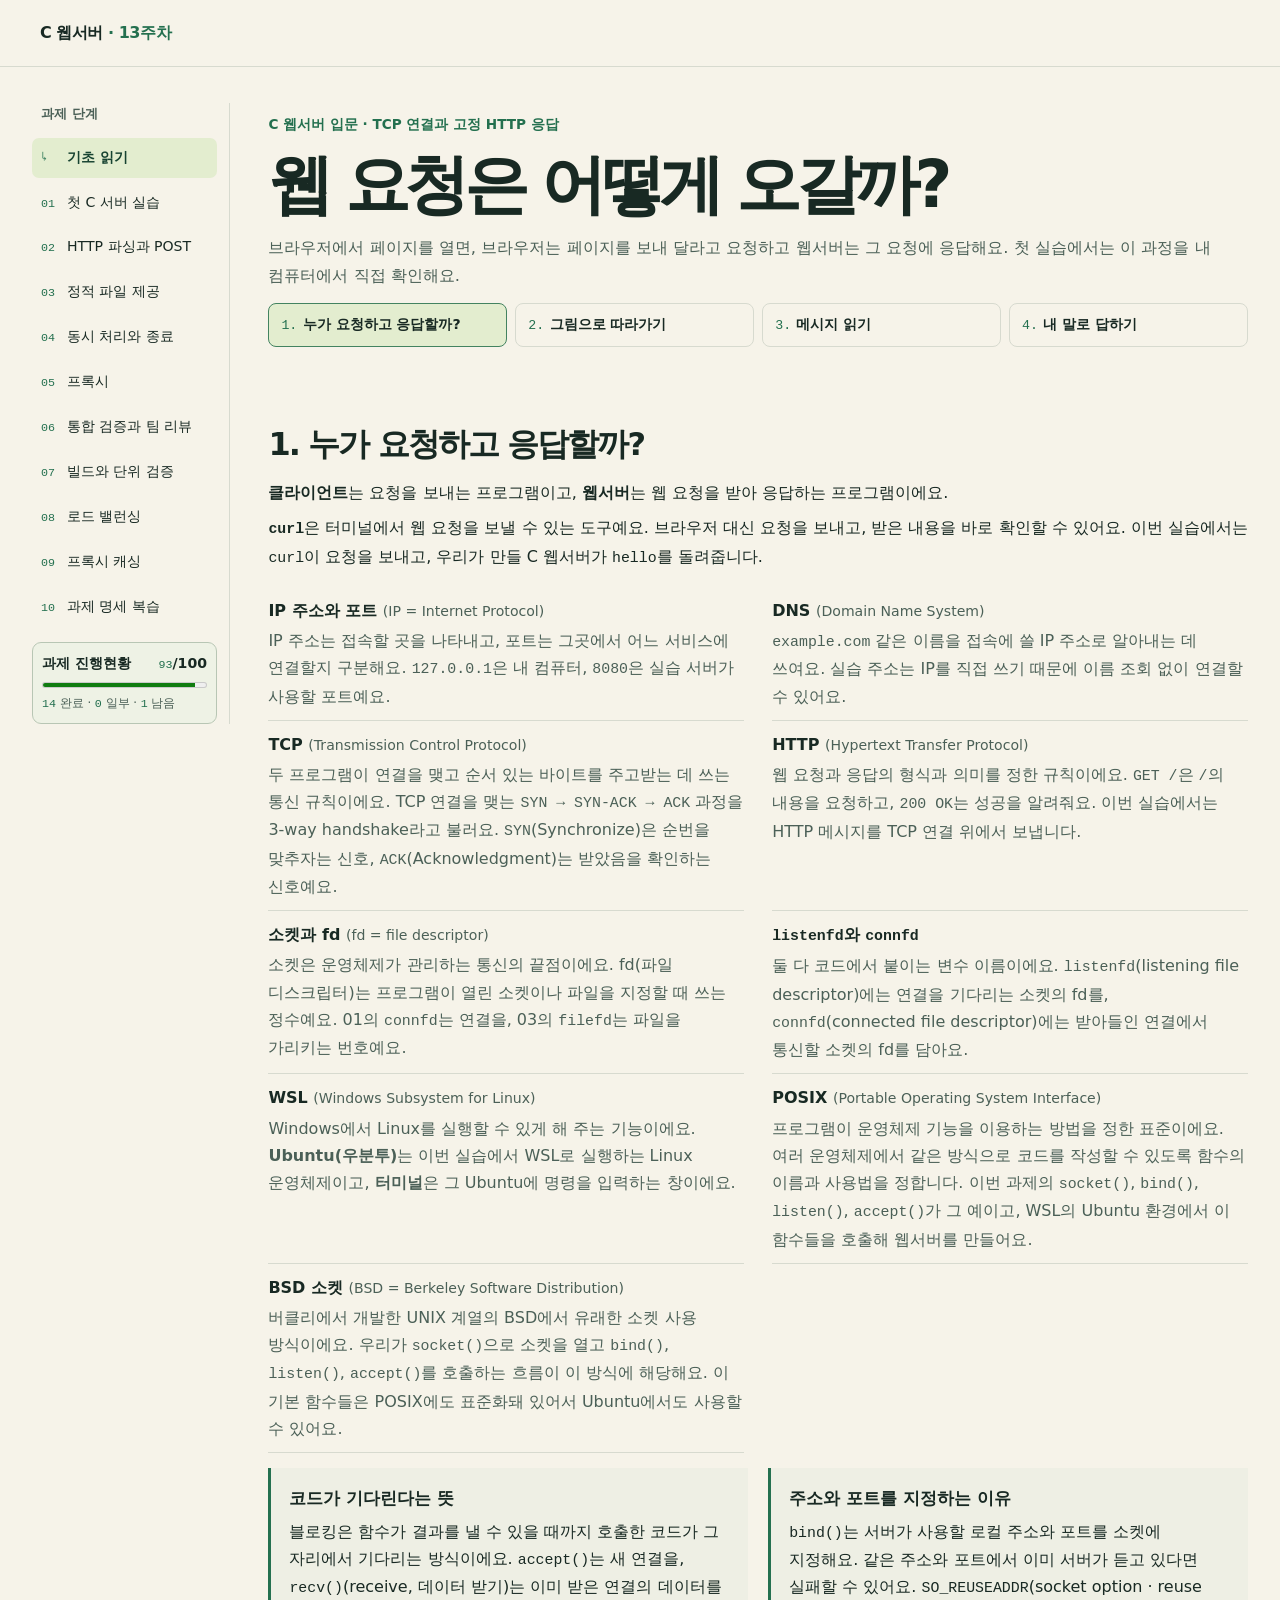
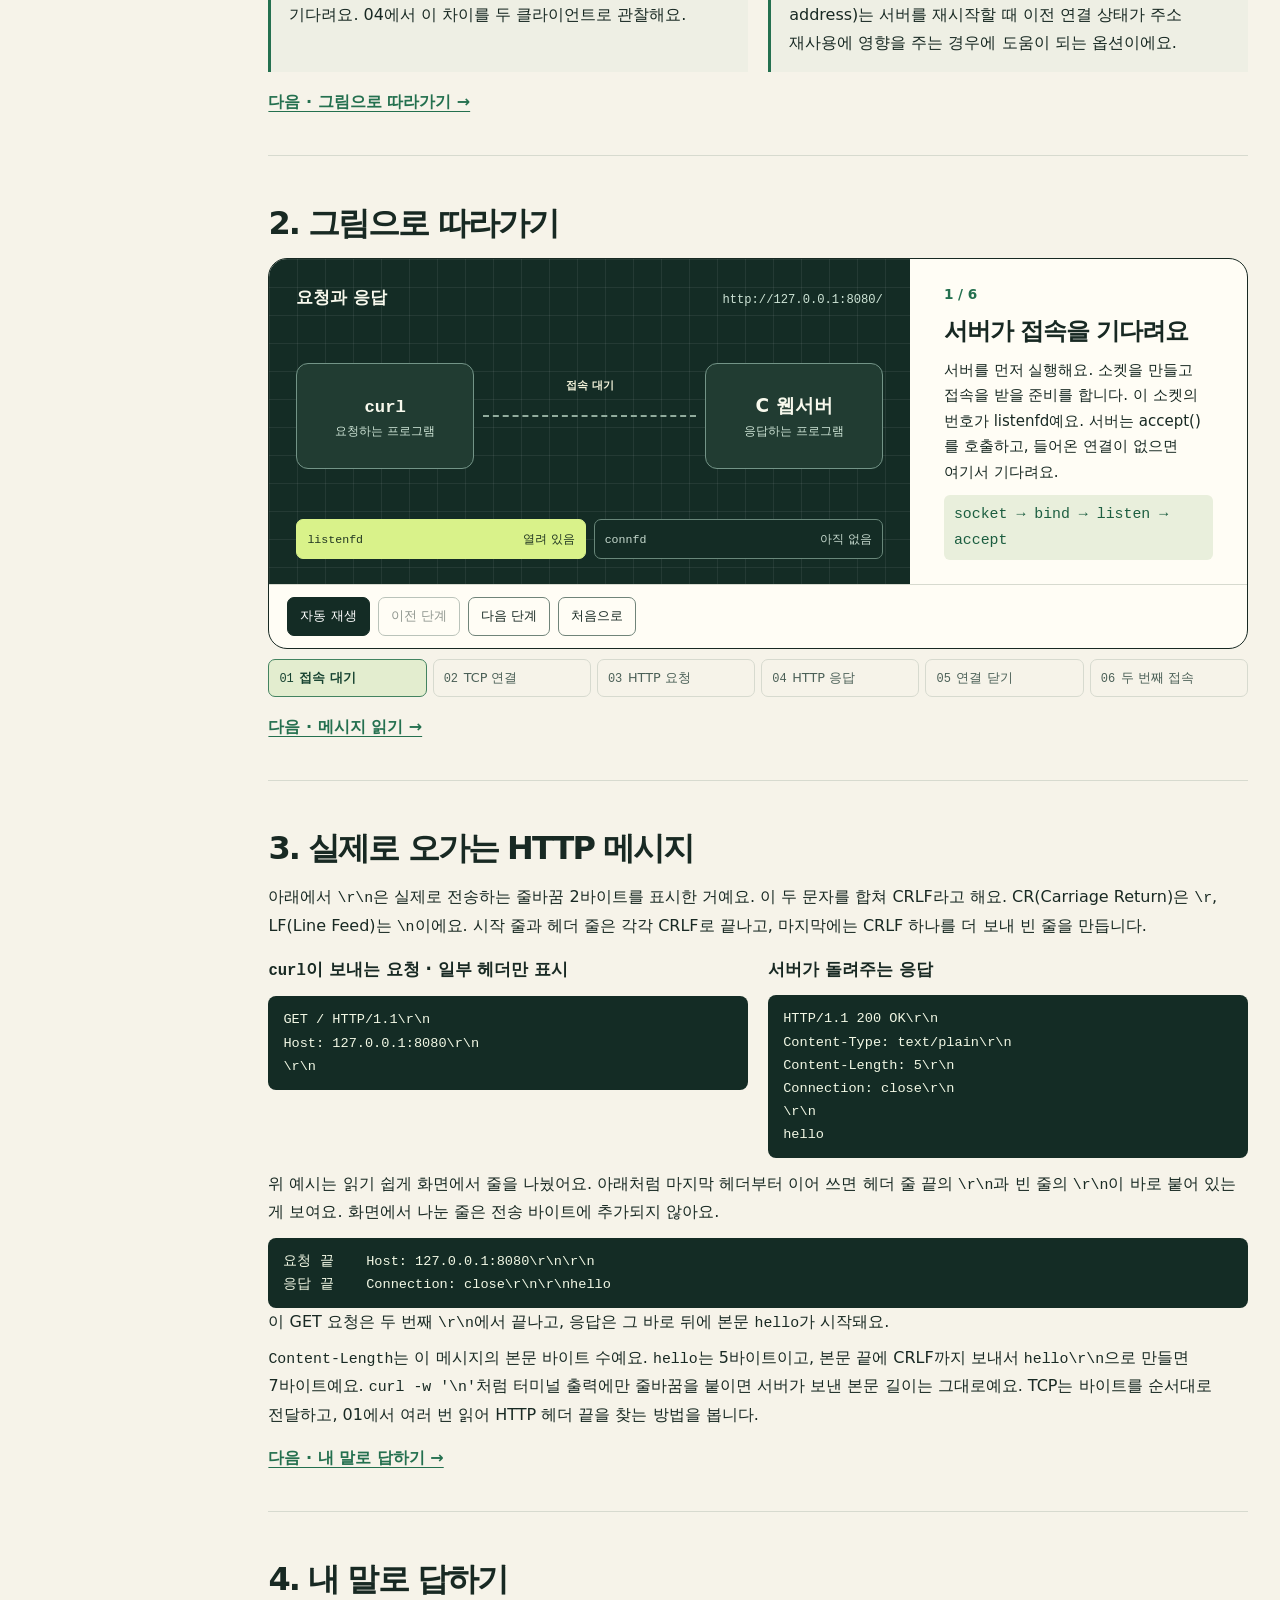
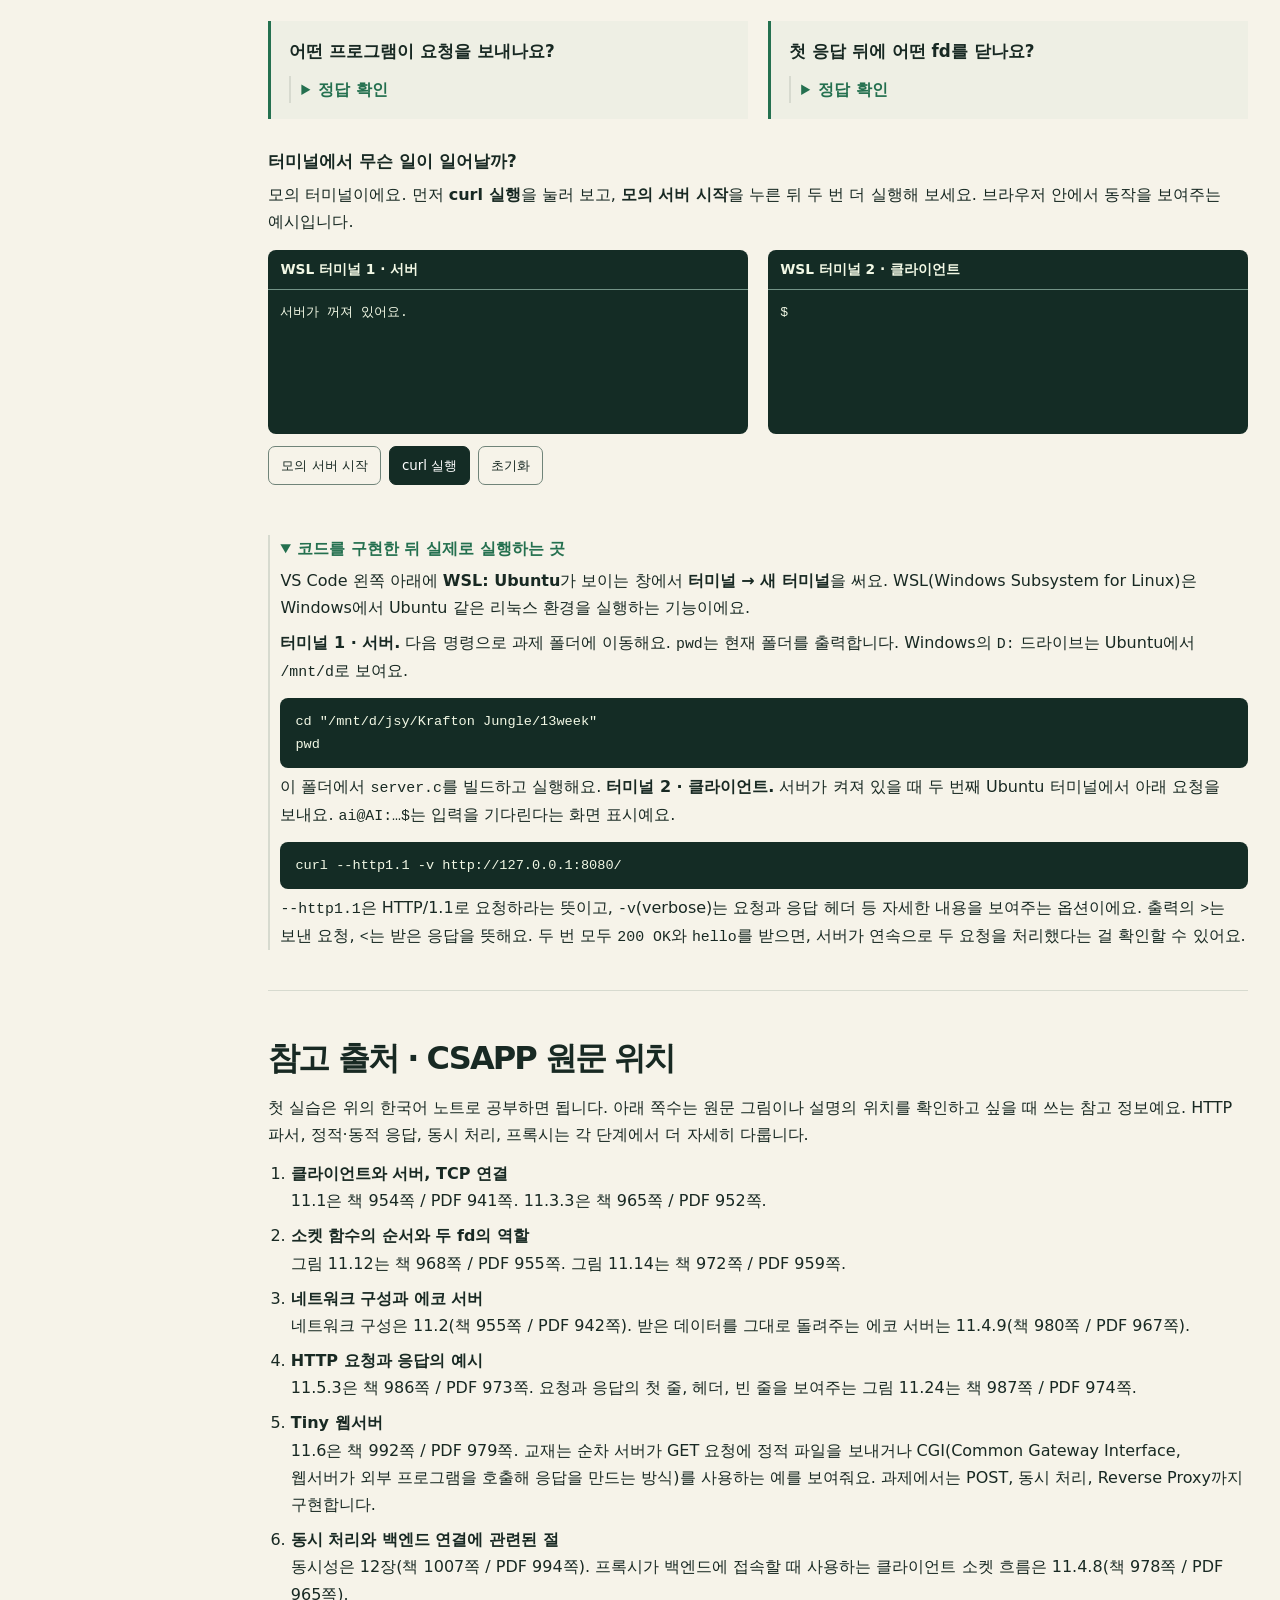
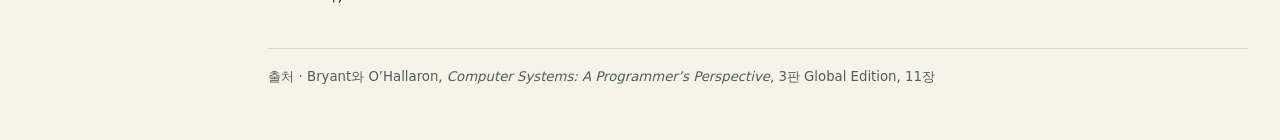
<file: csapp11-web-server.html>
<!doctype html>
<html lang="ko">
<head>
<meta charset="utf-8">
<meta name="viewport" content="width=device-width, initial-scale=1">
<title>웹 요청은 어떻게 오갈까? · CSAPP 11장 학습 노트</title>
<style>
  :root {
    color-scheme: light;
    --paper: #f6f3e9;
    --ink: #182923;
    --muted: #4b6057;
    --line: #d7dacf;
    --forest: #142c25;
    --green: #24704f;
    --lime: #d9f28a;
    --mono: "Cascadia Code", Consolas, monospace;
  }
  * { box-sizing: border-box; }
  body { margin: 0; color: var(--ink); background: var(--paper); font: 16px/1.7 "Malgun Gothic", "Apple SD Gothic Neo", system-ui, sans-serif; word-break: keep-all; overflow-wrap: anywhere; }
  a { color: inherit; text-underline-offset: .24em; }
  :focus-visible { outline: 3px solid #b45822; outline-offset: 4px; }
  code, pre { font-family: var(--mono); }
  code { font-size: .93em; }
  button { font: inherit; cursor: pointer; }
  button:disabled { cursor: default; opacity: .48; }
  h1, h2, h3, p { margin: 0; }
  .wrap { width: min(1200px, calc(100% - 64px)); margin-inline: auto; }
  .workspace { width: min(1450px, calc(100% - 64px)); margin-inline: auto; display: grid; grid-template-columns: 198px minmax(0, 1fr); gap: clamp(22px, 3vw, 46px); }
  [hidden] { display: none !important; }
  .stage-nav { position: sticky; top: 20px; align-self: start; display: grid; gap: 5px; margin-top: 36px; padding: 0 12px 0 0; border-right: 1px solid var(--line); font-size: .88rem; }
  .stage-nav h2 { padding: 0 9px 7px; color: var(--muted); font-size: .83rem; }
  .stage-nav a { display: grid; grid-template-columns: 23px 1fr; align-items: baseline; gap: 3px; padding: 8px 9px; border-radius: 7px; text-decoration: none; }
  .stage-nav a:hover { background: #eeefe4; text-decoration: underline; }
  .stage-nav a[aria-current] { background: #e3edcf; color: #174331; font-weight: 800; }
  .stage-nav a span { color: var(--green); font: .73rem var(--mono); }
  .stage-nav .progress-link { display: grid; grid-template-columns: minmax(0,1fr) auto; gap: 3px 6px; margin-top: 10px; padding: 9px; border: 1px solid #b8c6b4; border-radius: 9px; background: #eef2e5; }
  .progress-link meter { grid-column: 1/-1; width: 100%; height: 12px; accent-color: var(--green); }
  .progress-link .progress-counts { grid-column: 1/-1; color: var(--muted); font: inherit; font-size: .73rem; font-weight: 400; }
  .practice-list { padding-left: 1.5rem; }
  .practice-list li { padding-left: 4px; margin-bottom: 9px; }
  .header { border-bottom: 1px solid var(--line); }
  .header .wrap { display: flex; align-items: center; min-height: 66px; }
  .brand { font-weight: 800; letter-spacing: -.03em; white-space: nowrap; }
  .brand span { color: var(--green); }
  .intro { padding-block: 46px 30px; display: grid; gap: 11px; }
  .kicker { color: var(--green); font-size: .85rem; font-weight: 800; }
  h1 { font-size: clamp(2.2rem, 5.1vw, 4.4rem); line-height: 1.16; letter-spacing: -.085em; }
  .intro > p:last-of-type { color: var(--muted); font-size: 1.03rem; }
  .study-order { display: grid; grid-template-columns: repeat(4,minmax(0,1fr)); gap: 8px; padding: 0; margin: 2px 0 0; list-style: none; }
  .study-order a { display: block; height: 100%; border: 1px solid var(--line); border-radius: 8px; padding: 9px 12px; text-decoration: none; font-weight: 700; font-size: .88rem; }
  .study-order a:hover { background: #e3edcf; border-color: var(--green); }
  .study-order span { color: var(--green); margin-right: .4em; font: .83rem var(--mono); }
  .study-order li:first-child a { background: #e3edcf; border-color: #438360; }
  .step-link { display: inline-block; margin-top: 16px; color: var(--green); font-weight: 700; }
  .lesson { display: grid; grid-template-columns: minmax(0, 1.9fr) minmax(285px, 1fr); border: 1px solid var(--ink); border-radius: 19px; overflow: hidden; background: #fffdf5; }
  .diagram { display: flex; flex-direction: column; gap: 25px; padding: 25px 27px; color: #f8f9ed; background-color: var(--forest); background-image: linear-gradient(#fff1 1px, transparent 1px), linear-gradient(90deg, #fff1 1px, transparent 1px); background-size: 28px 28px; min-height: 290px; }
  .diagram-header { display: flex; align-items: baseline; justify-content: space-between; flex-wrap: wrap; gap: 3px 12px; }
  .diagram-header h2 { font-size: 1.04rem; }
  .diagram-header code { color: #cee4d6; font-size: .76rem; }
  .network { display: grid; align-items: center; grid-template-columns: minmax(83px, 1fr) minmax(65px, 1.2fr) minmax(93px, 1fr); gap: 9px; margin-block: auto; }
  .endpoint { display: grid; align-content: center; min-height: 106px; padding: 10px 9px; text-align: center; background: #213c32; border: 1px solid #739487; border-radius: 12px; }
  .endpoint strong { font-size: clamp(.88rem, 2vw, 1.16rem); }
  .endpoint small { color: #cee4d6; font-size: .72rem; }
  .track { position: relative; height: 38px; }
  .track::before { content: ""; position: absolute; inset: 18px 0 auto; border-top: 2px dashed #91ab9d; }
  .packet { position: absolute; top: 10px; left: 50%; width: 18px; height: 18px; border-radius: 50%; background: var(--lime); box-shadow: 0 0 0 5px #d9f28325; }
  .packet[data-flow="none"] { display: none; }
  .packet[data-flow="forward"] { animation: outbound 1s ease-in-out both; }
  .packet[data-flow="backward"] { background: #ffc890; box-shadow: 0 0 0 5px #ffc89033; animation: inbound 1s ease-in-out both; }
  .packet[data-flow="handshake"] { animation: exchange 1.4s ease-in-out both; }
  @keyframes outbound { from { left: 0; } to { left: calc(100% - 18px); } }
  @keyframes inbound { from { left: calc(100% - 18px); } to { left: 0; } }
  @keyframes exchange { 0%, 63% { left: 0; } 33%, 100% { left: calc(100% - 18px); } }
  .flow-label { position: absolute; inset: auto -10px calc(100% + 2px); text-align: center; font-size: .7rem; font-weight: bold; color: #f5f4dc; }
  .fd-row { display: grid; grid-template-columns: repeat(2, minmax(0,1fr)); gap: 8px; }
  .fd { display: flex; gap: 8px; align-items: baseline; justify-content: space-between; padding: 8px 10px; border: 1px solid #69877a; border-radius: 7px; background: #142c25; color: #c5d8cd; font-size: .78rem; }
  .fd[data-active="true"] { background: var(--lime); color: #213622; border-color: var(--lime); }
  .step-info { padding: 24px clamp(18px, 3vw, 34px); display: flex; flex-direction: column; align-items: flex-start; gap: 10px; }
  .step-info h2 { font-size: 1.5rem; line-height: 1.3; letter-spacing: -.045em; }
  .step-info p { font-size: .94rem; }
  #step-call { margin-top: auto; display: block; color: #1c5e40; background: #e9efdc; padding: 7px 10px; border-radius: 6px; }
  .controls { grid-column: 1/-1; display: flex; flex-wrap: wrap; align-items: center; gap: 8px; padding: 12px 18px; border-top: 1px solid var(--line); }
  .control { color: var(--ink); background: transparent; border: 1px solid #708479; border-radius: 7px; padding: 6px 12px; font-size: .84rem; min-height: 39px; }
  .control:hover:not(:disabled) { background: #ebf0df; }
  .control.primary { color: white; background: var(--forest); border-color: var(--forest); }
  .control.primary:hover { background: #255341; }
  .stage-list { display: grid; grid-template-columns: repeat(6, minmax(0, 1fr)); gap: 6px; margin: 10px 0 0; }
  .stage-list button { text-align: left; border: 1px solid var(--line); border-radius: 7px; background: transparent; padding: 7px 10px; color: var(--muted); font-size: .8rem; }
  .stage-list button span { margin-right: .35rem; font: .75rem var(--mono); }
  .stage-list button:hover { border-color: var(--green); }
  .stage-list button[aria-current="step"] { background: #e3edcf; color: #174331; border-color: #438360; font-weight: 800; }
  .section { padding-block: 40px; border-bottom: 1px solid var(--line); }
  .section > h2 { margin-bottom: 8px; font-size: clamp(1.5rem, 3vw, 2rem); letter-spacing: -.06em; }
  .section p + p { margin-top: 8px; }
  .section h3 { font-size: 1.05rem; margin-bottom: 5px; }
  .read-grid { display: grid; grid-template-columns: repeat(2,minmax(0,1fr)); gap: 20px; margin-top: 15px; }
  .note { padding: 16px 18px; border-left: 3px solid var(--green); background: #eeefe4; }
  .glossary { margin: 16px 0 0; display: grid; grid-template-columns: 1fr 1fr; column-gap: 28px; }
  .glossary div { padding-block: 10px; border-bottom: 1px solid var(--line); }
  .glossary dt { font-weight: 800; }
  .glossary .full-term { font-size: .88em; font-weight: 400; color: var(--muted); }
  .glossary dd { margin: 3px 0 0; color: var(--muted); }
  .wire { margin: 12px 0 0; padding: 12px 15px; background: var(--forest); color: #f2f8e5; border-radius: 8px; white-space: pre-wrap; font-size: .85rem; }
  .read-grid + p { margin-top: 12px; }
  .terminal-practice { margin-top: 28px; }
  .terminal-shell { min-width: 0; overflow: hidden; border-radius: 8px; background: var(--forest); color: #f2f8e5; }
  .terminal-shell h4 { margin: 0; padding: 8px 12px; border-bottom: 1px solid #739487; font-size: .86rem; }
  .terminal-shell pre { margin: 0; padding: 12px; min-height: 9rem; max-height: 16rem; overflow: auto; white-space: pre-wrap; font-size: .82rem; }
  .terminal-actions { display: flex; flex-wrap: wrap; align-items: center; gap: 8px; margin-block: 12px; }
  .terminal-status { min-height: 1.7em; color: var(--muted); }
  .trace-controls { display: flex; flex-wrap: wrap; gap: 7px; margin: 12px 0; }
  .trace-controls [aria-pressed="true"], .trace-controls [aria-current="step"] { border-color: var(--green); background: #e3edcf; color: #174331; font-weight: 700; }
  .trace-network { display: grid; grid-template-columns: 1fr minmax(78px,1.35fr) 1fr; align-items: center; gap: 12px; padding: 17px; background: var(--forest); color: #f2f8e5; border-radius: 8px; }
  .trace-network strong { text-align: center; }
  .trace-network .track { height: 30px; margin-top: 16px; }
  .trace-network .track::before { top: 14px; }
  .trace-network .packet { top: 6px; }
  .trace-note { padding: 12px 0; }
  .trace-fds { display: flex; flex-wrap: wrap; gap: 6px 16px; margin-top: 10px; color: var(--muted); font-size: .9rem; }
  .trace-terminals { margin-top: 0; gap: 10px; }
  .parser-fields { display: grid; grid-template-columns: max-content minmax(0,1fr); align-content: start; gap: 6px 16px; margin: 8px 0; }
  .parser-fields dt { color: var(--muted); }
  .parser-fields dd { margin: 0; }
  .parser-body { color: var(--lime); font-weight: 700; }
  .parser-example .terminal-shell pre { min-height: 12rem; }
  .lesson-flow { gap: 20px; min-height: 0; border-radius: 12px; }
  .lesson-flow .endpoint { min-height: 80px; }
  .concurrency-map {
    display: grid;
    grid-template-columns: minmax(0, 1fr) minmax(0, 1.35fr) minmax(0, 1.2fr);
    column-gap: clamp(6px, 1.5vw, 18px); row-gap: 30px;
  }
  .concurrency-map .endpoint { min-height: 108px; gap: 4px; overflow-wrap: anywhere; }
  .concurrency-map .track { align-self: center; margin-top: 22px; }
  .concurrency-map .flow-label { inset-inline: 0; }
  .concurrency-map .packet {
    --file-travel-inset: .22;
    width: max-content; height: auto; min-width: 18px; min-height: 18px;
    padding: 2px 7px; transform: translateX(-50%);
    color: #193629; font: 700 .72rem var(--mono); white-space: nowrap;
  }
  .concurrency-map .packet[data-flow="forward"] { animation-name: file-to-server; }
  .concurrency-map .packet[data-flow="backward"] { animation-name: concurrency-reply; }
  @keyframes concurrency-reply {
    0%, 55% { left: calc((1 - var(--file-travel-inset)) * 100%); opacity: 0; }
    56% { opacity: 1; }
    100% { left: calc(var(--file-travel-inset) * 100%); opacity: 1; }
  }
  #concurrency-b-pulse[data-flow="backward"] { animation-duration: 2.25s; }
  #concurrency-server-event { color: var(--lime); }
  #concurrency-timing { color: #f8e2c0; font-size: .82rem; margin: 0; }
  .concurrency-map .endpoint[data-active="true"] { background: #315444; border-color: var(--lime); }
  #concurrency-b[data-timeout="true"] { background: #443c29; border-color: #ffc890; }
  .concurrency-queue { position: relative; border-style: dashed; }
  .concurrency-queue[data-state="waiting"] { background: #443c29; border-color: #ffc890; }
  .concurrency-queue::before {
    content: ""; position: absolute; left: 50%; bottom: 100%; height: 30px;
    border-left: 2px dashed #739487;
  }
  .concurrency-queue[data-state="accepted"]::before { border-left: 2px solid var(--lime); }
  .concurrency-queue[data-state="accepted"]::after {
    content: ""; position: absolute; left: calc(50% + 1px); bottom: calc(100% + 20px);
    width: 7px; height: 7px; border-top: 2px solid var(--lime); border-left: 2px solid var(--lime);
    transform: translateX(-50%) rotate(45deg);
  }
  .model-map { position: relative; gap: 0; overflow: clip; }
  .model-motion-token {
    position: absolute; z-index: 2; inset: 0 auto auto 0; pointer-events: none;
    padding: 4px 9px; border: 1px solid #e8f8c2; border-radius: 999px;
    background: var(--lime); color: #1b3227; box-shadow: 0 3px 12px #091b16b3;
    font: 750 .75rem var(--mono); white-space: nowrap; opacity: 0;
  }
  .model-motion-token[data-kind="response"] { background: #ffd39b; border-color: #ffebcc; }
  .model-pair, .model-branch, .model-reply {
    display: grid; grid-template-columns: repeat(2, minmax(0, 1fr)); column-gap: clamp(8px, 2vw, 24px);
  }
  .model-map .endpoint { min-height: 66px; gap: 3px; overflow-wrap: anywhere; }
  .model-map .endpoint strong { font-size: .94rem; }
  .model-map .endpoint[data-tone="active"] { background: #314d37; border-color: var(--lime); }
  .model-map .endpoint[data-tone="active"] small { color: #e5f3c1; }
  .model-map .endpoint[data-tone="idle"] { border-style: dashed; }
  .model-map .endpoint[data-tone="waiting"] { background: #453d2d; border-color: #d8af77; }
  .model-core { width: min(100%, 36rem); margin-inline: auto; }
  [data-model-accept-result] { color: var(--lime); font-weight: 750; }
  .model-link {
    position: relative; display: grid; place-items: center; min-height: 42px;
    text-align: center; font: .75rem var(--mono); color: #c4d7cc;
  }
  .model-link::before {
    content: ""; position: absolute; inset-block: 0; inset-inline-start: 50%; border-inline-start: 1px dashed #739487;
  }
  .model-link[data-tone="active"]::before { border-inline-start: 2px solid var(--lime); }
  .model-link span { z-index: 1; max-width: 100%; padding: 2px 6px; border-radius: 6px; background: var(--forest); }
  .model-link span:empty { display: none; }
  .model-link[data-tone="active"] span { color: var(--lime); font-weight: 750; }
  .model-branch { position: relative; padding-top: 14px; }
  .model-branch::before {
    content: ""; position: absolute; left: 25%; right: 25%; top: 14px; border-top: 1px solid #739487;
  }
  .model-branch::after {
    content: ""; position: absolute; left: 50%; top: 0; height: 14px; border-left: 1px solid #739487;
  }
  .model-branch[data-route="a"]::before { border-image: linear-gradient(90deg, var(--lime) 50%, #739487 50%) 1; }
  .model-branch[data-route="b"]::before { border-image: linear-gradient(90deg, #739487 50%, var(--lime) 50%) 1; }
  .model-branch[data-route="a"]::after, .model-branch[data-route="b"]::after { border-color: var(--lime); }
  .model-branch .model-link { grid-row: 1; }
  .model-group { border: 1px solid #739487; border-radius: 13px; padding: clamp(7px, 1.5vw, 17px); }
  .model-group > h4 { margin: 0 0 9px; font-size: .84rem; font-weight: 750; color: #cee4d6; }
  .model-reply > div { grid-column: 2; }
  .model-reply:not([hidden]) { display: grid; }
  .model-map [hidden] { display: none; }
  .model-comparison { width: 100%; border-collapse: collapse; margin-block: 12px; font-size: .9rem; }
  .model-comparison th, .model-comparison td {
    padding: 10px 12px; border: 1px solid var(--line); text-align: left; vertical-align: top;
  }
  .model-comparison thead, .model-comparison tbody th { background: #e8eddf; }
  .model-comparison tbody td { background: #fffdf5; }
  .model-comparison .cell-label { display: none; }
  .proxy-board { overflow: clip; }
  .proxy-timeline { display: grid; gap: 7px; margin: 12px 0; }
  .proxy-timeline .trace-controls { margin: 0; }
  .proxy-chain {
    position: relative; display: grid; align-items: stretch;
    grid-template-columns: repeat(3, minmax(0, 1fr) minmax(54px, .55fr)) minmax(0, 1fr);
    --request-line: #d9eea2; --response-line: #ffca91;
  }
  .proxy-chain .endpoint { min-height: 100px; gap: 3px; overflow-wrap: anywhere; }
  .proxy-chain .endpoint strong { font-size: clamp(.84rem, 1.35vw, 1.1rem); }
  .proxy-chain .proxy-role-label { display: block; font-weight: 750; }
  .proxy-chain .proxy-local-role { margin-top: 4px; padding-top: 5px; border-top: 1px solid #739487; color: #e6efcc; }
  .proxy-chain .endpoint[data-active="true"] { border-color: var(--request-line); background: #315444; }
  .proxy-chain[data-direction="response"] .endpoint[data-active="true"] { border-color: var(--response-line); }
  .proxy-hop { display: grid; align-content: center; gap: 11px; }
  .proxy-track { position: relative; display: grid; place-items: center; min-height: 21px; color: #c8d8cc; }
  .proxy-track::before { content: ""; position: absolute; inset-inline: 0; top: 50%; border-top: 1px solid #739487; }
  .proxy-track span { position: relative; padding: 0 3px; background: var(--forest); font-size: .73rem; white-space: nowrap; }
  .proxy-track[data-active="true"] { color: var(--request-line); }
  .proxy-track[data-route="response"][data-active="true"] { color: var(--response-line); }
  .proxy-track[data-active="true"]::before { border-color: currentColor; border-width: 2px; }
  .proxy-track .proxy-vertical { display: none; }
  .proxy-decisions { display: grid; grid-template-columns: repeat(2, minmax(0, 1fr)); gap: 8px; }
  .proxy-decisions > div { padding: 8px 10px; border: 1px solid #739487; border-radius: 8px; font-size: .85rem; }
  .proxy-decisions [data-active="true"] { background: #315444; border-color: var(--lime); }
  .proxy-decisions code { display: block; color: #e6efcc; overflow-wrap: anywhere; }
  .proxy-detail { display: grid; grid-template-columns: repeat(2, minmax(0, 1fr)); gap: 10px 20px; }
  .proxy-detail h4 { margin: 0; }
  .proxy-detail .wire { margin: 4px 0 0; background: #203d33; overflow-wrap: anywhere; }
  .proxy-board [data-proxy-note] { margin: 0; align-self: center; color: #e1eddb; }
  .parser-stages { display: flex; flex-wrap: wrap; gap: 6px 12px; margin: 0; padding: 0; list-style: none; font-size: .83rem; }
  .parser-stages li { padding: 5px 9px; color: #cee4d6; border: 1px solid #69877a; border-radius: 6px; }
  .parser-stages li[aria-current="step"] { color: #213622; background: var(--lime); border-color: var(--lime); font-weight: 700; }
  .parser-actions { margin-bottom: 0; }
  .parser-source { margin-bottom: 12px; }
  .parser-source .wire { margin: 6px 0 10px; }
  .parser-parts { display: flex; flex-wrap: wrap; gap: 6px; }
  .parser-parts > span { padding: 5px 8px; border: 1px solid #739487; border-radius: 5px; font-size: .82rem; }
  .parser-parts code { color: var(--lime); }
  .parser-parts .pending { border-style: dashed; color: #cee4d6; }
  .parser-parts .pending code { color: inherit; }
  .parser-handler { margin-top: 12px; }
  .parser-response-card { margin-top: 12px; }
  .parser-response-card .terminal-shell pre { min-height: 0; }
  .static-preview { margin-top: 12px; }
  .static-preview img { display: block; width: 88px; height: 88px; image-rendering: pixelated; border-radius: 8px; }
  .static-preview #static-render { margin-top: 8px; }
  .static-preview #static-render[data-html="true"] { font-size: clamp(1.25rem, 3vw, 1.9rem); font-weight: 800; }
  .file-scene-board {
    --file-travel-inset: .12;
    margin: 0; min-height: 0;
  }
  .file-scene-nodes {
    align-items: stretch;
    grid-template-columns: minmax(0,1.4fr) minmax(28px,1fr) minmax(0,1.4fr) minmax(28px,1fr) minmax(0,1.4fr);
    gap: clamp(4px, .9vw, 11px);
  }
  .file-scene-node[data-active="true"] {
    background: #315444; border-color: #b9e194;
  }
  .file-scene-node strong { white-space: nowrap; }
  .file-scene-node small span { display: block; }
  .file-lane { --route: #69877a; min-width: 0; text-align: center; position: relative; align-self: center; }
  .file-lane[data-moving="true"] { --route: #ccebb6; }
  .file-disk-lane[data-moving="true"] { --route: #f7d5a3; }
  .file-lane .track::before { border: 0; height: 2px; background: var(--route); }
  .file-lane-label { position: absolute; inset: 100% 0 auto; color: #c8dece; font-size: .7rem; line-height: 1.3; }
  .file-token {
    position: absolute; z-index: 1; top: 19px; left: calc(var(--file-travel-inset) * 100%);
    transform: translate(-50%, -50%); padding: 4px 6px;
    border: 1px solid #b4d2a3; border-radius: 999px; background: #e5f4d7; color: #1c3829;
    white-space: nowrap; font: 700 clamp(.61rem, 1.25vw, .79rem) var(--mono);
  }
  .file-token[data-flow="none"] { display: none; }
  .file-token[data-flow="forward"] { left: calc((1 - var(--file-travel-inset)) * 100%); animation: file-to-server .95s ease-in-out both; }
  .file-token[data-flow="backward"] { animation: file-to-client .95s ease-in-out both; }
  .file-disk-lane .file-token {
    border-color: #dfbc87;
    background: #f8e2c0; color: #553a24;
  }
  @keyframes file-to-server {
    from { left: calc(var(--file-travel-inset) * 100%); }
    to { left: calc((1 - var(--file-travel-inset)) * 100%); }
  }
  @keyframes file-to-client {
    from { left: calc((1 - var(--file-travel-inset)) * 100%); }
    to { left: calc(var(--file-travel-inset) * 100%); }
  }
  .file-scene-board[data-phase="headers"] #file-client-packet[data-flow="backward"] {
    animation: file-header-after-size 1.95s ease-in-out both;
  }
  @keyframes file-header-after-size {
    0%, 49% { left: calc((1 - var(--file-travel-inset)) * 100%); opacity: 0; }
    51% { left: calc((1 - var(--file-travel-inset)) * 100%); opacity: 1; }
    100% { left: calc(var(--file-travel-inset) * 100%); opacity: 1; }
  }
  .file-scene-handles {
    display: grid; grid-template-columns: repeat(4, minmax(0,1fr)); gap: 7px; margin: 8px 0 0;
  }
  .file-scene-handles div { padding: 8px 10px; border: 1px solid #698278; border-radius: 10px; color: #deebe1; }
  .file-scene-handles dt { font: .82rem var(--mono); }
  .file-scene-handles dd { margin: 2px 0 0; font-size: .81rem; }
  .file-scene-handles [data-current="true"] { border-color: #d4edba; background: #e6f3d7; color: #1d3425; }
  .file-scene-handles [data-change="closed"] { border-color: #e5bc83; background: #f6dfba; color: #473421; }
  .file-handle-event { display: block; margin-top: 4px; font-size: .75rem; font-weight: 800; }
  .file-scene-actions { justify-content: space-between; align-items: center; }
  .file-scene-actions > div { display: flex; flex-wrap: wrap; gap: 7px; }
  .file-scene-caption { color: #d4e6d7; font-size: .81rem; }
  details { margin-top: 10px; padding-left: 10px; border-left: 2px solid var(--line); }
  summary { cursor: pointer; color: var(--green); font-weight: 700; }
  details p { margin-top: 5px; }
  .reading { padding-left: 1.4rem; margin-block: 12px 0; }
  .reading li + li { margin-top: 8px; }
  footer { padding-block: 17px 35px; font-size: .83rem; color: var(--muted); }
  .print-only { display: none; }
  @media (max-width: 760px) {
    .wrap { width: calc(100% - 32px); }
    .workspace { width: calc(100% - 32px); display: block; }
    .stage-nav { position: static; grid-template-columns: repeat(2,minmax(0,1fr)); gap: 3px; margin-top: 12px; padding: 0 0 8px; border-right: 0; border-bottom: 1px solid var(--line); }
    .stage-nav h2 { grid-column: 1/-1; padding-bottom: 0; }
    .stage-nav a { padding: 4px 7px; font-size: .78rem; }
    .stage-nav .progress-link { grid-column: 1/-1; margin-top: 5px; }
    .header .wrap { min-height: 62px; }
    .intro { padding-block: 28px 20px; }
    .study-order { grid-template-columns: repeat(2,minmax(0,1fr)); }
    .lesson { grid-template-columns: minmax(0,1fr); }
    .diagram { min-height: 225px; padding: 17px 13px; }
    .step-info { min-height: 195px; gap: 6px; padding: 14px; }
    .controls { gap: 6px; padding: 10px; }
    .control { padding-inline: 8px; }
    .stage-list { grid-template-columns: repeat(3,minmax(0,1fr)); }
    .stage-list button { padding: 7px 5px; font-size: .75rem; }
    .section { padding-block: 27px; }
    .read-grid, .glossary { grid-template-columns: 1fr; gap: 10px; }
    .file-scene-handles { grid-template-columns: repeat(2,minmax(0,1fr)); }
  }
  @media (min-width: 761px) and (max-width: 1030px) {
    .lesson { grid-template-columns: minmax(0, 1fr); }
  }
  @media (max-width: 620px) {
    .proxy-chain { grid-template-columns: minmax(0, 1fr); }
    .proxy-chain .endpoint { min-height: 61px; }
    .proxy-hop { grid-template-columns: repeat(2, minmax(0, 1fr)); align-content: stretch; min-height: 40px; }
    .proxy-track::before { inset: 0 auto 0 50%; border-top: 0; border-left: 1px solid #739487; }
    .proxy-track .proxy-vertical { display: inline; }
    .proxy-track .proxy-horizontal { display: none; }
    .proxy-decisions, .proxy-detail { grid-template-columns: minmax(0, 1fr); }
    .model-comparison, .model-comparison tbody, .model-comparison th, .model-comparison td { display: block; }
    .model-comparison thead { position: absolute; width: 1px; height: 1px; overflow: hidden; clip-path: inset(50%); }
    .model-comparison tbody tr { display: block; margin-bottom: 10px; border: 1px solid var(--line); }
    .model-comparison th, .model-comparison td { border: 0; padding: 8px 10px; }
    .model-comparison td + td { border-top: 1px solid var(--line); }
    .model-comparison .cell-label { display: block; font-weight: 750; color: var(--green); }
  }
  @media (max-width: 480px) {
    .proxy-chain .model-motion-token { font-size: .67rem; padding: 2px 4px; }
    .model-map .endpoint { padding: 6px 4px; }
    .model-map .endpoint strong { font-size: .78rem; }
    .model-link { font-size: .68rem; }
    .concurrency-map { grid-template-columns: minmax(0, 1.25fr) minmax(0, .95fr) minmax(0, 1.15fr); }
    .concurrency-map .endpoint { min-height: 94px; padding: 8px 5px; }
    .concurrency-map .endpoint strong { font-size: .79rem; }
    .concurrency-map .endpoint small, .concurrency-map .flow-label { font-size: .65rem; }
    .concurrency-map .packet { font-size: 0; width: 14px; height: 14px; min-width: 0; min-height: 0; padding: 0; top: 12px; }
    .file-scene-board { --file-travel-inset: .24; }
    .file-scene-nodes { grid-template-columns: minmax(0,1fr) 27px minmax(0,1fr) 27px minmax(0,1fr); margin-top: 22px; }
    .file-scene-node { padding: 7px 3px; }
    .file-scene-node strong { font-size: .72rem; }
    .file-scene-node small, .file-lane-label { font-size: .64rem; }
    .file-token { transform: translate(-50%, calc(-50% - 61px)); }
  }
  @media (prefers-reduced-motion: reduce) {
    .packet { animation: none !important; }
    .file-token { animation: none !important; }
    .packet[data-flow="forward"], .packet[data-flow="handshake"] { left: calc(100% - 18px); }
    .packet[data-flow="backward"] { left: 0; }
  }
  @media print {
    @page { margin: 14mm; }
    body { background: white; color: black; font-size: 10pt; line-height: 1.5; }
    .wrap { width: 100%; }
    .workspace { display: block; width: 100%; }
    header, .stage-nav, .lesson, .stage-list, .study-order, .step-link, .diagram-title, #terminal-simulator, #practice-trace, #parser-explorer, #static-demo, #file-operations, #concurrency-demo { display: none !important; }
    .intro { padding: 0 0 10px; }
    h1 { font-size: 25pt; }
    .print-only { display: block; }
    .section { padding-block: 10px; }
    .section > h2 { font-size: 14pt; break-after: avoid; }
    .read-grid, .glossary { grid-template-columns: 1fr 1fr; }
    .note, .glossary div, li { break-inside: avoid; }
    .wire { background: #f0f0f0; color: #111; }
    .terminal-shell { background: #f0f0f0; color: #111; }
    details::details-content { display: block; content-visibility: visible; }
    summary { list-style: none; }
  }
  .lab-figure { margin: 0 0 20px; padding: clamp(14px, 2.5vw, 24px); border: 1px solid #c4d1bc; border-radius: 18px; background: #f5f7ed; }
  .lab-figure figcaption { margin: 14px 0 0; color: #345448; font-size: .93rem; }
  .lab-figure h4 { margin: 0 0 10px; font-size: 1rem; }
  .lab-flow { display: flex; align-items: stretch; gap: 8px; margin: 0; }
  .lab-flow + .lab-flow, .lab-flow + h4, .lab-lanes + .lab-flow { margin-top: 12px; }
  .lab-node { flex: 1; min-width: 0; padding: 10px 12px; border: 1px solid #abbeae; border-radius: 13px; background: #fffdf5; }
  .lab-node :is(strong, small) { display: block; }
  .lab-node small { color: #345448; line-height: 1.5; }
  .lab-node.good { background: #e0efda; border-color: #83a479; }
  .lab-node.bad { background: #f8e7df; border-color: #c8917a; }
  .lab-arrow { align-self: center; flex: none; font-size: 1.2rem; font-weight: 700; color: #265a42; }
  .lab-arrow.blocked { color: #a14229; }
  .lab-indices, .lab-lanes { display: grid; grid-template-columns: repeat(4, minmax(0,1fr)); gap: 8px; }
  .lab-indices li { list-style: none; }
  .lab-indices { grid-template-columns: repeat(5, minmax(0,1fr)); padding: 0; margin: 12px 0 0; }
  .lab-indices a { display: block; height: 100%; color: inherit; }
  .lab-paths { display: grid; gap: 10px; }
  .lab-feed { margin: 6px 0; text-align: center; color: #265a42; font-size: .9rem; font-weight: 700; }
  .lab-return { margin: 6px 0 14px; color: #265a42; font-size: .9rem; }
  .lab-metrics { display: grid; grid-template-columns: repeat(3,minmax(0,1fr)); gap: 18px; }
  .lab-metric { display: grid; grid-template-columns: 4.25rem minmax(0,1fr); gap: 4px 8px; align-items: center; margin: 10px 0 0; }
  .lab-metric dt, .lab-metric dd { margin: 0; }
  .lab-metric dd { display: grid; gap: 3px; font-variant-numeric: tabular-nums; }
  .lab-bar { display: block; height: .75em; width: var(--bar); background: #42795a; border-radius: 99px; }
  .lab-bar.wait { background: #ad653f; }
  .lab-power { display: grid; grid-template-columns: repeat(4,minmax(0,1fr)); gap: 8px; list-style: none; padding: 12px; margin: 0 0 14px; -webkit-print-color-adjust: exact; print-color-adjust: exact; color: #f4f6e9; background: #152e26; border-radius: 14px; }
  .lab-power li { min-width: 0; padding: 8px 10px; border: 1px solid #769689; border-radius: 10px; background: #233a32; transition: background-color .24s, border-color .24s; }
  .lab-power strong, .lab-power small { display: block; }
  .lab-power strong { font-size: .9rem; }
  .lab-power small { color: #e1eddb; line-height: 1.5; }
  .lab-power li[data-power="active"] { border-color: #cce88e; background: #36583d; }
  .lab-power li[data-power="off"] { border-color: #d49c83; background: #482e2b; }
  .lab-power small::before { content: ""; display: inline-block; width: .58em; height: .58em; border-radius: 50%; background: #b4c7bc; margin-inline-end: .45em; }
  .lab-power [data-power="active"] small::before { background: #d6ef90; box-shadow: 0 0 0 3px #d6ef9033; }
  .lab-power [data-power="off"] small::before { background: #efae98; }
  .lab-controls { display: flex; flex-wrap: wrap; gap: 8px; margin-bottom: 8px; }
  .lab-controls .control { cursor: pointer; transition: background-color .2s, color .2s; }
  .lab-controls .control[aria-pressed="true"] { color: #fffdf5; background: #265a42; border-color: #265a42; }
  .lab-status { margin: 0 0 12px; font-weight: 700; color: #265a42; }
  .lab-case { padding: 10px; border: 1px solid #d4dbce; border-radius: 14px; transition: background-color .24s, border-color .24s; }
  .lab-case + .lab-case, .lab-flow + .lab-case { margin-top: 8px; }
  .lab-case .lab-return { margin-bottom: 0; }
  .lab-case[data-current] { border-color: #669878; background: #e7efdf; }
  .lab-node[data-current] { outline: 2px solid #548562; outline-offset: 1px; }
  .rr-demo { margin-top: 14px; padding: 14px; border: 1px solid #b8c9b6; border-radius: 14px; background: #edf1e3; }
  .rr-demo .lab-controls { margin-top: 10px; }
  .rr-rules { list-style: none; display: grid; gap: 5px; padding: 0; margin: 8px 0 12px; }
  .rr-rules li { display: grid; grid-template-columns: minmax(0,1fr) minmax(0,1.6fr) minmax(0,1fr); align-items: center; gap: 6px; padding: 6px 10px; border-radius: 8px; border: 1px solid #c3cfc0; background: #fffdf5; }
  .rr-rules li[data-rr-matched] { border-color: #a78953; }
  .rr-rules li[data-rr-chosen] { border-color: #528460; background: #dcebd4; }
  .rr-rules small { color: #345448; }
  .rr-path-picker { display: inline-flex; align-items: center; flex-wrap: wrap; gap: 5px 8px; }
  .rr-path-picker select { max-width: 100%; }
  .rr-map { position: relative; isolation: isolate; display: grid; grid-template-columns: minmax(0,1fr) auto minmax(0,1fr) minmax(0,1.4fr); gap: 12px; align-items: center; margin: 12px 0; }
  .rr-backends { position: relative; display: grid; gap: 8px; margin-inline-start: 16px; }
  .rr-backends::before { content: ""; position: absolute; inset: 25% auto 25% -16px; width: 10px; border: solid #6e917d; border-width: 1px 0 1px 1px; }
  .rr-backends::after { content: ""; position: absolute; top: 50%; left: -29px; width: 13px; border-top: 1px solid #6e917d; }
  .rr-map [data-rr-port] { transition: border-color .2s, background-color .2s; }
  .rr-map [data-rr-port][data-selected] { border-color: #528460; background: #dcebd4; }
  .rr-message { position: absolute; z-index: 1; top: 0; left: 0; padding: 4px 7px; border-radius: 6px; color: #fffdf5; background: #225e45; font: .73rem var(--mono); opacity: 0; white-space: nowrap; pointer-events: none; }
  .rr-message[data-rr-reply] { background: #744823; }
  .rr-log { margin: 6px 0 0; padding-left: 1.5rem; }
  .rr-log:empty { display: none; }
  .cache-map { position: relative; isolation: isolate; margin: 12px 0; }
  .cache-map .lab-node[aria-current="true"] { border-color: #528460; background: #dcebd4; }
  .spec-overview, .spec-grid { display: grid; grid-template-columns: repeat(2,minmax(0,1fr)); gap: 10px; margin: 12px 0; }
  .spec-overview { grid-template-columns: repeat(3,minmax(0,1fr)); margin: 0; }
  #requirements-review .study-order { grid-template-columns: repeat(3,minmax(0,1fr)); }
  #spec-tests .spec-card:last-child { grid-column: 1/-1; }
  .spec-card { min-width: 0; padding: 12px 14px; border: 1px solid var(--line); border-radius: 10px; background: #fffdf5; }
  .spec-card :is(h3,h4,dt) { color: #174331; font-weight: 800; margin: 0 0 4px; }
  .spec-card dd { margin: 0; }
  .spec-card p + p { margin-top: 5px; }
  .spec-lead { margin-bottom: 16px; padding: 8px 12px; border-left: 3px solid #548562; background: #e9efdf; }
  .spec-points { margin: 8px 0 13px; padding-inline-start: 1.45rem; }
  .spec-points li + li { margin-top: 6px; }
  .spec-links { margin-top: 9px; font-size: .88rem; }
  .spec-path { display: grid; grid-template-columns: minmax(0,1fr) auto minmax(0,1.35fr); align-items: center; gap: 6px; margin: 8px 0; }
  .spec-path :is(.lab-node, .spec-tag) { margin: 0; }
  .spec-path .lab-node { font-size: .88rem; }
  .spec-tag { margin: 8px 0; padding: 6px 8px; border: 1px solid #b8c6b4; border-radius: 8px; background: #edf2e5; font-size: .88rem; }
  .spec-tag + .spec-tag { margin-top: 4px; }
  .spec-wait-lanes { display: grid; gap: 6px; margin-top: 8px; }
  .spec-wait-lanes .spec-tag { margin: 0; }
  .spec-tag.waiting { border-color: #c49d70; background: #f9ecdb; }
  .spec-tag.ready { border-color: #83a479; background: #e0efda; }
  .spec-path .lab-arrow { transform: none; }
  .wait-sim .lab-controls { margin: 12px 0; }
  .wait-sim .control[aria-current="step"] { background: #265a42; border-color: #265a42; color: #fffdf5; }
  .wait-sim-panels { display: grid; grid-template-columns: repeat(2,minmax(0,1fr)); gap: 10px; }
  .wait-sim-map { position: relative; isolation: isolate; display: grid; grid-template-columns: minmax(0,1fr) minmax(0,1.4fr); gap: 6px 10px; margin-top: 8px; }
  .wait-sim-map [data-wait-flow] { grid-column: 2; grid-row: 1/3; }
  .wait-sim-map .lab-node { transition: background-color .25s, border-color .25s; }
  .wait-sim-map .lab-node[data-wait-tone="waiting"] { background: #f9ecdb; border-color: #c49d70; }
  .wait-sim-map .lab-node[data-wait-tone="ready"] { background: #e0efda; border-color: #83a479; }
  .wait-sim-map [data-wait-inbox] { display: block; margin-top: 5px; padding: 2px 5px; border: 1px dashed #c49d70; border-radius: 5px; font-size: .74rem; }
  .wait-sim-outcome { min-height: 3.1em; margin-top: 8px; font-size: .93rem; }
  @media (prefers-reduced-motion: reduce) {
    .wait-sim-map .lab-node { transition: none; }
  }
  #requirements-review .section > h3 { margin-top: 20px; }
  @media (max-width: 720px) {
    .spec-overview, .spec-grid { grid-template-columns: 1fr; }
    .wait-sim-panels { grid-template-columns: 1fr; }
    #requirements-review .study-order { grid-template-columns: repeat(2,minmax(0,1fr)); }
  }
  @keyframes lab-state-change {
    from { box-shadow: 0 0 0 0 #95bd69a6; }
    to { box-shadow: 0 0 0 10px #95bd6900; }
  }
  .lab-case.lab-changed, .lab-node.lab-changed { animation: lab-state-change .55s ease-out; }
  @media (prefers-reduced-motion: reduce) {
    .lab-power li, .lab-controls .control, .lab-case { transition: none; }
    .lab-case.lab-changed, .lab-node.lab-changed { animation: none; }
    .rr-map [data-rr-port] { transition: none; }
  }
  @media (max-width: 720px) {
    .lab-flow { flex-direction: column; gap: 4px; }
    .lab-arrow { transform: rotate(90deg); line-height: 1.2; }
    .lab-indices, .lab-lanes, .lab-power { grid-template-columns: repeat(2,minmax(0,1fr)); }
    .lab-metrics { grid-template-columns: 1fr; }
    .rr-map { grid-template-columns: minmax(0,1fr) auto minmax(0,1fr); gap: 7px; }
    .rr-map > .lab-arrow { transform: none; }
    .rr-backends { grid-column: 1/-1; grid-template-columns: repeat(2,minmax(0,1fr)); margin: 0; }
    .rr-backends::before, .rr-backends::after { content: none; }
  }
</style>
</head>
<body>
<header class="header">
  <div class="wrap">
    <div class="brand">C 웹서버 <span>· 13주차</span></div>
  </div>
</header>
<div class="workspace">
<nav class="stage-nav" aria-label="과제 단계">
  <h2>과제 단계</h2>
  <a href="#foundation"><span aria-hidden="true">↳</span>기초 읽기</a>
  <a href="#practice"><span aria-hidden="true">01</span>첫 C 서버 실습</a>
  <a href="#http-parser"><span aria-hidden="true">02</span>HTTP 파싱과 POST</a>
  <a href="#static-files"><span aria-hidden="true">03</span>정적 파일 제공</a>
  <a href="#concurrency"><span aria-hidden="true">04</span>동시 처리와 종료</a>
  <a href="#reverse-proxy"><span aria-hidden="true">05</span>프록시</a>
  <a href="#integration"><span aria-hidden="true">06</span>통합 검증과 팀 리뷰</a>
  <a href="#advanced-verification"><span aria-hidden="true">07</span>빌드와 단위 검증</a>
  <a href="#advanced-proxy"><span aria-hidden="true">08</span>로드 밸런싱</a>
  <a href="#advanced-cache"><span aria-hidden="true">09</span>프록시 캐싱</a>
  <a href="#requirements-review"><span aria-hidden="true">10</span>과제 명세 복습</a>
  <a class="progress-link" href="#progress">
    <strong>과제 진행현황</strong><strong><span data-progress-score>93</span>/100</strong>
    <meter min="0" max="100" value="93" aria-label="과제 진행률"></meter>
    <span class="progress-counts"><span data-progress-count="done">14</span> 완료 · <span data-progress-count="partial">0</span> 일부 · <span data-progress-count="todo">1</span> 남음</span>
  </a>
</nav>
<main>
<article id="foundation" data-lesson>
  <section class="intro" aria-labelledby="title">
    <p class="kicker">C 웹서버 입문 · TCP 연결과 고정 HTTP 응답</p>
    <h1 id="title">웹 요청은 어떻게 오갈까?</h1>
    <p>브라우저에서 페이지를 열면, 브라우저는 페이지를 보내 달라고 요청하고 웹서버는 그 요청에 응답해요. 첫 실습에서는 이 과정을 내 컴퓨터에서 직접 확인해요.</p>
    <ol class="study-order" aria-label="공부 순서">
      <li><a href="#terms"><span aria-hidden="true">1.</span>누가 요청하고 응답할까?</a></li>
      <li><a href="#demo"><span aria-hidden="true">2.</span>그림으로 따라가기</a></li>
      <li><a href="#message"><span aria-hidden="true">3.</span>메시지 읽기</a></li>
      <li><a href="#review"><span aria-hidden="true">4.</span>내 말로 답하기</a></li>
    </ol>
  </section>

  <section class="section" id="terms">
    <h2>1. 누가 요청하고 응답할까?</h2>
    <p><strong>클라이언트</strong>는 요청을 보내는 프로그램이고, <strong>웹서버</strong>는 웹 요청을 받아 응답하는 프로그램이에요.</p>
    <p><strong><code>curl</code></strong>은 터미널에서 웹 요청을 보낼 수 있는 도구예요. 브라우저 대신 요청을 보내고, 받은 내용을 바로 확인할 수 있어요. 이번 실습에서는 <code>curl</code>이 요청을 보내고, 우리가 만들 C 웹서버가 <code>hello</code>를 돌려줍니다.</p>
    <dl class="glossary">
      <div><dt>IP 주소와 포트 <span class="full-term">(IP = Internet Protocol)</span></dt><dd>IP 주소는 접속할 곳을 나타내고, 포트는 그곳에서 어느 서비스에 연결할지 구분해요. <code>127.0.0.1</code>은 내 컴퓨터, <code>8080</code>은 실습 서버가 사용할 포트예요.</dd></div>
      <div><dt>DNS <span class="full-term">(Domain Name System)</span></dt><dd><code>example.com</code> 같은 이름을 접속에 쓸 IP 주소로 알아내는 데 쓰여요. 실습 주소는 IP를 직접 쓰기 때문에 이름 조회 없이 연결할 수 있어요.</dd></div>
      <div><dt>TCP <span class="full-term">(Transmission Control Protocol)</span></dt><dd>두 프로그램이 연결을 맺고 순서 있는 바이트를 주고받는 데 쓰는 통신 규칙이에요. TCP 연결을 맺는 <code>SYN → SYN-ACK → ACK</code> 과정을 3-way handshake라고 불러요. <code>SYN</code>(Synchronize)은 순번을 맞추자는 신호, <code>ACK</code>(Acknowledgment)는 받았음을 확인하는 신호예요.</dd></div>
      <div><dt>HTTP <span class="full-term">(Hypertext Transfer Protocol)</span></dt><dd>웹 요청과 응답의 형식과 의미를 정한 규칙이에요. <code>GET /</code>은 <code>/</code>의 내용을 요청하고, <code>200 OK</code>는 성공을 알려줘요. 이번 실습에서는 HTTP 메시지를 TCP 연결 위에서 보냅니다.</dd></div>
      <div><dt>소켓과 fd <span class="full-term">(fd = file descriptor)</span></dt><dd>소켓은 운영체제가 관리하는 통신의 끝점이에요. fd(파일 디스크립터)는 프로그램이 열린 소켓이나 파일을 지정할 때 쓰는 정수예요. 01의 <code>connfd</code>는 연결을, 03의 <code>filefd</code>는 파일을 가리키는 번호예요.</dd></div>
      <div><dt><code>listenfd</code>와 <code>connfd</code></dt><dd>둘 다 코드에서 붙이는 변수 이름이에요. <code>listenfd</code>(listening file descriptor)에는 연결을 기다리는 소켓의 fd를, <code>connfd</code>(connected file descriptor)에는 받아들인 연결에서 통신할 소켓의 fd를 담아요.</dd></div>
      <div id="what-is-wsl"><dt>WSL <span class="full-term">(Windows Subsystem for Linux)</span></dt><dd>Windows에서 Linux를 실행할 수 있게 해 주는 기능이에요. <strong>Ubuntu(우분투)</strong>는 이번 실습에서 WSL로 실행하는 Linux 운영체제이고, <strong>터미널</strong>은 그 Ubuntu에 명령을 입력하는 창이에요.</dd></div>
      <div><dt>POSIX <span class="full-term">(Portable Operating System Interface)</span></dt><dd>프로그램이 운영체제 기능을 이용하는 방법을 정한 표준이에요. 여러 운영체제에서 같은 방식으로 코드를 작성할 수 있도록 함수의 이름과 사용법을 정합니다. 이번 과제의 <code>socket()</code>, <code>bind()</code>, <code>listen()</code>, <code>accept()</code>가 그 예이고, WSL의 Ubuntu 환경에서 이 함수들을 호출해 웹서버를 만들어요.</dd></div>
      <div><dt>BSD 소켓 <span class="full-term">(BSD = Berkeley Software Distribution)</span></dt><dd>버클리에서 개발한 UNIX 계열의 BSD에서 유래한 소켓 사용 방식이에요. 우리가 <code>socket()</code>으로 소켓을 열고 <code>bind()</code>, <code>listen()</code>, <code>accept()</code>를 호출하는 흐름이 이 방식에 해당해요. 이 기본 함수들은 POSIX에도 표준화돼 있어서 Ubuntu에서도 사용할 수 있어요.</dd></div>
    </dl>
    <div class="read-grid">
      <div class="note">
        <h3>코드가 기다린다는 뜻</h3>
        <p>블로킹은 함수가 결과를 낼 수 있을 때까지 호출한 코드가 그 자리에서 기다리는 방식이에요. <code>accept()</code>는 새 연결을, <code>recv()</code>(receive, 데이터 받기)는 이미 받은 연결의 데이터를 기다려요. 04에서 이 차이를 두 클라이언트로 관찰해요.</p>
      </div>
      <div class="note">
        <h3>주소와 포트를 지정하는 이유</h3>
        <p><code>bind()</code>는 서버가 사용할 로컬 주소와 포트를 소켓에 지정해요. 같은 주소와 포트에서 이미 서버가 듣고 있다면 실패할 수 있어요. <code>SO_REUSEADDR</code>(socket option · reuse address)는 서버를 재시작할 때 이전 연결 상태가 주소 재사용에 영향을 주는 경우에 도움이 되는 옵션이에요.</p>
      </div>
    </div>
    <a class="step-link" href="#demo">다음 · 그림으로 따라가기 →</a>
  </section>

  <section class="section" id="demo" aria-labelledby="demo-title">
    <h2 class="diagram-title" id="demo-title">2. 그림으로 따라가기</h2>
    <div class="lesson">
      <div class="diagram" aria-label="curl과 C 웹서버 사이의 연결 그림">
        <div class="diagram-header">
          <h2>요청과 응답</h2>
          <code>http://127.0.0.1:8080/</code>
        </div>
        <div class="network">
          <div class="endpoint"><strong><code>curl</code></strong><small>요청하는 프로그램</small></div>
          <div class="track"><span class="flow-label" id="flow-label">접속 대기</span><span class="packet" id="pulse" data-flow="none" aria-hidden="true"></span></div>
          <div class="endpoint"><strong>C 웹서버</strong><small>응답하는 프로그램</small></div>
        </div>
        <div class="fd-row" aria-label="서버가 사용하는 소켓 번호의 상태">
          <div class="fd" id="listening" data-active="true"><code>listenfd</code><span>열려 있음</span></div>
          <div class="fd" id="connected" data-active="false"><code>connfd</code><span>아직 없음</span></div>
        </div>
      </div>
      <div class="step-info" aria-live="polite" aria-atomic="true">
        <div class="kicker" id="step-count">1 / 6</div>
        <h2 id="step-title">서버가 접속을 기다려요</h2>
        <p id="step-text">서버를 먼저 실행해요. 운영체제가 소켓(통신에 쓰는 대상)을 만들고, 프로그램은 그 소켓을 가리키는 번호를 받아요. 새 연결을 받을 때 계속 쓸 이 번호를 listenfd라고 부릅니다.</p>
        <code id="step-call">socket → bind → listen → accept</code>
      </div>
      <div class="controls">
        <button class="control primary" id="play" type="button">자동 재생</button>
        <button class="control" id="previous" type="button" disabled>이전 단계</button>
        <button class="control" id="next" type="button">다음 단계</button>
        <button class="control" id="reset" type="button">처음으로</button>
      </div>
    </div>
    <div class="stage-list" id="stage-list" aria-label="단계 선택"></div>
    <a class="step-link" href="#message">다음 · 메시지 읽기 →</a>
    <noscript><p class="note">단계 재생에는 자바스크립트가 필요해요. 아래 용어와 교재 노트는 그대로 읽을 수 있습니다.</p></noscript>
    <section class="section print-only" id="print-steps">
      <h2>요청 한 건의 흐름</h2>
      <ol class="reading">
        <li><code>socket → bind → listen</code>으로 서버가 접속을 받을 준비를 하고, <code>accept()</code>로 기다립니다.</li>
        <li>클라이언트가 TCP 연결을 열면 <code>accept()</code>는 연결 소켓의 번호인 <code>connfd</code>를 줍니다.</li>
        <li><code>recv()</code>로 HTTP 요청을 읽고 <code>send()</code>로 HTTP 응답을 보냅니다.</li>
        <li>이번 실습에서는 응답 후 <code>connfd</code>를 닫습니다. <code>listenfd</code>로 다음 연결을 받을 수 있어요.</li>
      </ol>
    </section>
  </section>

  <section class="section" id="message">
    <h2>3. 실제로 오가는 HTTP 메시지</h2>
    <p>아래에서 <code>\r\n</code>은 실제로 전송하는 줄바꿈 2바이트를 표시한 거예요. 이 두 문자를 합쳐 CRLF라고 해요. CR(Carriage Return)은 <code>\r</code>, LF(Line Feed)는 <code>\n</code>이에요. 시작 줄과 헤더 줄은 각각 CRLF로 끝나고, 마지막에는 CRLF 하나를 더 보내 빈 줄을 만듭니다.</p>
    <div class="read-grid">
      <div><h3><code>curl</code>이 보내는 요청 · 일부 헤더만 표시</h3><pre class="wire">GET / HTTP/1.1\r\n
Host: 127.0.0.1:8080\r\n
\r\n</pre></div>
      <div><h3>서버가 돌려주는 응답</h3><pre class="wire">HTTP/1.1 200 OK\r\n
Content-Type: text/plain\r\n
Content-Length: 5\r\n
Connection: close\r\n
\r\n
hello</pre></div>
    </div>
    <p>위 예시는 읽기 쉽게 화면에서 줄을 나눴어요. 아래처럼 마지막 헤더부터 이어 쓰면 헤더 줄 끝의 <code>\r\n</code>과 빈 줄의 <code>\r\n</code>이 바로 붙어 있는 게 보여요. 화면에서 나눈 줄은 전송 바이트에 추가되지 않아요.</p>
    <pre class="wire">요청 끝    Host: 127.0.0.1:8080\r\n\r\n
응답 끝    Connection: close\r\n\r\nhello</pre>
    <p>이 GET 요청은 두 번째 <code>\r\n</code>에서 끝나고, 응답은 그 바로 뒤에 본문 <code>hello</code>가 시작돼요.</p>
    <p><code>Content-Length</code>는 이 메시지의 본문 바이트 수예요. <code>hello</code>는 5바이트이고, 본문 끝에 CRLF까지 보내서 <code>hello\r\n</code>으로 만들면 7바이트예요. <code>curl -w '\n'</code>처럼 터미널 출력에만 줄바꿈을 붙이면 서버가 보낸 본문 길이는 그대로예요. TCP는 바이트를 순서대로 전달하고, 01에서 여러 번 읽어 HTTP 헤더 끝을 찾는 방법을 봅니다.</p>
    <a class="step-link" href="#review">다음 · 내 말로 답하기 →</a>
  </section>

  <section class="section" id="review">
    <h2>4. 내 말로 답하기</h2>
    <div class="read-grid">
      <div class="note">
        <h3>어떤 프로그램이 요청을 보내나요?</h3>
        <details><summary>정답 확인</summary><p><code>curl</code>이 요청을 보내고, C 웹서버가 <code>hello</code>를 응답으로 돌려줘요.</p></details>
      </div>
      <div class="note">
        <h3>첫 응답 뒤에 어떤 fd를 닫나요?</h3>
        <details><summary>정답 확인</summary><p>첫 연결의 <code>connfd</code>를 닫아요. <code>listenfd</code>는 열어 두므로 같은 포트에서 두 번째 연결도 받을 수 있어요.</p></details>
      </div>
    </div>
    <section class="terminal-practice" id="terminal" aria-labelledby="terminal-title">
      <h3 id="terminal-title">터미널에서 무슨 일이 일어날까?</h3>
      <div id="terminal-simulator">
        <p>모의 터미널이에요. 먼저 <strong>curl 실행</strong>을 눌러 보고, <strong>모의 서버 시작</strong>을 누른 뒤 두 번 더 실행해 보세요. 브라우저 안에서 동작을 보여주는 예시입니다.</p>
        <div class="read-grid">
          <div class="terminal-shell">
            <h4>WSL 터미널 1 · 서버</h4>
            <pre id="server-output" aria-label="모의 서버 출력" tabindex="0">서버가 꺼져 있어요.</pre>
          </div>
          <div class="terminal-shell">
            <h4>WSL 터미널 2 · 클라이언트</h4>
            <pre id="client-output" aria-label="모의 curl 출력" tabindex="0">$</pre>
          </div>
        </div>
        <div class="terminal-actions">
          <button class="control" id="toggle-server" type="button">모의 서버 시작</button>
          <button class="control primary" id="run-curl" type="button">curl 실행</button>
          <button class="control" id="reset-terminal" type="button">초기화</button>
        </div>
        <p class="terminal-status" id="terminal-status" role="status"></p>
      </div>
      <details open id="terminal-setup">
        <summary>코드를 구현한 뒤 실제로 실행하는 곳</summary>
        <p>VS Code 왼쪽 아래에 <strong>WSL: Ubuntu</strong>가 보이는 창에서 <strong>터미널 → 새 터미널</strong>을 써요. WSL(Windows Subsystem for Linux)은 Windows에서 Ubuntu 같은 리눅스 환경을 실행하는 기능이에요.</p>
        <p><strong>터미널 1 · 서버.</strong> 다음 명령으로 과제 폴더에 이동해요. <code>pwd</code>는 현재 폴더를 출력합니다. Windows의 <code>D:</code> 드라이브는 Ubuntu에서 <code>/mnt/d</code>로 보여요.</p>
        <pre class="wire">cd "/mnt/d/jsy/Krafton Jungle/13week"
pwd</pre>
        <p>이 폴더에서 <code>server.c</code>를 빌드하고 실행해요. <strong>터미널 2 · 클라이언트.</strong> 서버가 켜져 있을 때 두 번째 Ubuntu 터미널에서 아래 요청을 보내요. <code>ai@AI:…$</code>는 입력을 기다린다는 화면 표시예요.</p>
        <pre class="wire" id="curl-command">curl --http1.1 -v http://127.0.0.1:8080/</pre>
        <p><code>--http1.1</code>은 HTTP/1.1로 요청하라는 뜻이고, <code>-v</code>(verbose)는 요청과 응답 헤더 등 자세한 내용을 보여주는 옵션이에요. 출력의 <code>&gt;</code>는 보낸 요청, <code>&lt;</code>는 받은 응답을 뜻해요. 두 번 모두 <code>200 OK</code>와 <code>hello</code>를 받으면, 서버가 연속으로 두 요청을 처리했다는 걸 확인할 수 있어요.</p>
      </details>
    </section>
  </section>

  <section class="section" id="reading">
    <h2>참고 출처 · CSAPP 원문 위치</h2>
    <p>첫 실습은 위의 한국어 노트로 공부하면 됩니다. 아래 쪽수는 원문 그림이나 설명의 위치를 확인하고 싶을 때 쓰는 참고 정보예요. HTTP 파서, 정적·동적 응답, 동시 처리, 프록시는 각 단계에서 더 자세히 다룹니다.</p>
    <ol class="reading">
      <li><strong>클라이언트와 서버, TCP 연결</strong><br>11.1은 책 954쪽 / PDF 941쪽. 11.3.3은 책 965쪽 / PDF 952쪽.</li>
      <li><strong>소켓 함수의 순서와 두 fd의 역할</strong><br>그림 11.12는 책 968쪽 / PDF 955쪽. 그림 11.14는 책 972쪽 / PDF 959쪽.</li>
      <li><strong>네트워크 구성과 에코 서버</strong><br>네트워크 구성은 11.2(책 955쪽 / PDF 942쪽). 받은 데이터를 그대로 돌려주는 에코 서버는 11.4.9(책 980쪽 / PDF 967쪽).</li>
      <li><strong>HTTP 요청과 응답의 예시</strong><br>11.5.3은 책 986쪽 / PDF 973쪽. 요청과 응답의 첫 줄, 헤더, 빈 줄을 보여주는 그림 11.24는 책 987쪽 / PDF 974쪽.</li>
      <li><strong>Tiny 웹서버</strong><br>11.6은 책 992쪽 / PDF 979쪽. 교재는 순차 서버가 GET 요청에 정적 파일을 보내거나 CGI(Common Gateway Interface, 웹서버가 외부 프로그램을 호출해 응답을 만드는 방식)를 사용하는 예를 보여줘요. 과제에서는 POST, 동시 처리, Reverse Proxy까지 구현합니다.</li>
      <li><strong>동시 처리와 백엔드 연결에 관련된 절</strong><br>동시성은 12장(책 1007쪽 / PDF 994쪽). 프록시가 백엔드에 접속할 때 사용하는 클라이언트 소켓 흐름은 11.4.8(책 978쪽 / PDF 965쪽).</li>
    </ol>
  </section>
  <footer>출처 · Bryant와 O’Hallaron, <cite>Computer Systems: A Programmer’s Perspective</cite>, 3판 Global Edition, 11장</footer>
  <a class="step-link" href="#practice">다음 · 첫 C 서버 실습 →</a>
</article>

<article id="practice" data-lesson>
  <section class="intro">
    <p class="kicker">1단계 · TCP 연결과 고정 HTTP 응답</p>
    <h1>첫 C 서버 실습</h1>
    <p>소켓을 열고 닫는 것부터 시작해, <code>curl</code>과 C 서버가 TCP로 연결되는 것을 확인했어요. 이제 요청을 읽고 응답하는 <code>server.c</code>를 실행해 보세요. 서버를 한 번 켠 뒤 요청 두 번에 각각 <code>200 OK</code>와 <code>hello</code>를 받는 게 이 실습의 목표예요.</p>
  </section>
  <section class="section">
    <h2>1. 실제로 본 로그를 그림으로 따라가기</h2>
    <p>그림에서 왼쪽은 <code>curl</code>을 실행한 터미널이고, 오른쪽은 C 서버를 실행한 터미널이에요. <strong>TCP 연결만</strong>은 연결 한 번을 받고 끝났던 첫 버전이에요. <strong>응답을 붙인 뒤</strong>는 <code>GET /</code>에 <code>hello</code>를 보내고 다음 연결까지 받게 된 동작을 보여줘요.</p>
    <div id="practice-trace">
      <div class="trace-controls" role="group" aria-label="비교할 서버 버전">
        <button class="control" type="button" data-trace-mode="observed" aria-pressed="true">TCP 연결만</button>
        <button class="control" type="button" data-trace-mode="goal" aria-pressed="false">응답을 붙인 뒤</button>
      </div>
      <div class="trace-controls" role="group" aria-label="로그 재생 단계">
        <button class="control" type="button" data-trace-step="0" aria-current="step">1. 접속 대기</button>
        <button class="control" type="button" data-trace-step="1">2. TCP 연결</button>
        <button class="control" type="button" data-trace-step="2">3. HTTP 요청</button>
        <button class="control" type="button" data-trace-step="3">4. 응답과 연결 닫기</button>
        <button class="control" type="button" data-trace-step="4">5. 두 번째 접속</button>
      </div>
      <div class="trace-network">
        <strong><code>curl</code></strong>
        <div class="track">
          <span class="flow-label" id="trace-flow-label">접속 대기</span>
          <span class="packet" id="trace-pulse" data-flow="none" aria-hidden="true"></span>
        </div>
        <strong>C 서버</strong>
      </div>
      <div class="trace-fds" id="trace-fds"><span>listenfd=3 열림</span><span>connfd 아직 없음</span></div>
      <p class="trace-note" id="trace-note" role="status"></p>
      <div class="read-grid trace-terminals">
        <div class="terminal-shell">
          <h4>클라이언트 터미널 · curl 출력</h4>
          <pre id="trace-client-output" aria-label="이 단계의 curl 터미널 출력" tabindex="0"></pre>
        </div>
        <div class="terminal-shell">
          <h4>서버 터미널 · C 프로그램 출력</h4>
          <pre id="trace-server-output" aria-label="이 단계의 C 서버 터미널 출력" tabindex="0"></pre>
        </div>
      </div>
    </div>
    <p class="print-only">TCP 연결만 받는 첫 버전에서는 첫 curl이 Empty reply를 받고, 서버가 종료된 뒤에는 Connection refused가 나와요. 응답을 붙인 버전에서는 첫 연결에 응답한 뒤 listenfd를 유지해서 두 번째 연결도 받습니다.</p>
  </section>
  <section class="section">
    <h2>2. 연결 소켓으로 요청 읽고 응답하기</h2>
    <p><code>accept(listenfd, …)</code>는 연결 하나를 받아 <code>connfd</code>를 줘요. 이제 그 <code>connfd</code>를 아래 함수에 넘겨서 요청과 응답을 주고받습니다.</p>
    <ol class="practice-list">
      <li><strong><code>recv()</code> (receive, 받다)</strong> · 연결된 소켓에서 상대가 보낸 바이트를 읽는 함수예요. 서버는 <code>recv(connfd, …)</code>로 클라이언트가 보낸 데이터를 읽어 버퍼(데이터를 잠시 담아 두는 메모리)에 모아요. 한 번의 호출에서는 헤더 일부만 읽을 수도 있어요. 그래서 서버 코드는 헤더 끝 <code>\r\n\r\n</code>을 찾을 때까지 다시 읽어요. 읽는 크기에 상한을 두고, 헤더가 완성되기 전에 상대가 연결을 닫거나 읽기에 실패하면 해당 연결을 정리합니다.</li>
      <li><strong><code>send()</code> · 응답 보내기.</strong> 상태 줄 <code>HTTP/1.1 200 OK</code>, 헤더, 빈 줄, 본문 <code>hello</code>를 보내요. <code>Content-Length: 5</code>는 본문 길이예요. <code>send()</code>가 일부 바이트만 보냈다면 보낸 양만큼 위치를 옮겨 나머지를 보내요.</li>
      <li><strong><code>close(connfd)</code> · 처리한 연결 닫기.</strong> <code>listenfd</code>는 유지해요. 반복문이 다시 <code>accept(listenfd, …)</code>로 돌아가면 두 번째 접속도 받아들일 수 있어요.</li>
    </ol>
    <a class="step-link" href="#message">보낼 HTTP 응답의 모양 다시 보기 →</a>
  </section>
  <section class="section">
    <h2>3. 두 터미널에서 확인하기</h2>
    <p><strong>첫 번째 WSL 터미널 · 서버</strong>에서 코드를 빌드하고 실행해요. <code>Listening…</code>이 나오면 서버가 접속을 기다리는 상태예요.</p>
    <pre class="wire">gcc -std=c17 -Wall -Wextra -pthread server.c -o /tmp/webserver-step1
/tmp/webserver-step1</pre>
    <p><strong>두 번째 WSL 터미널 · 클라이언트</strong>에서 <code>curl</code>을 실행해요.</p>
    <pre class="wire">curl --http1.1 -v http://127.0.0.1:8080/</pre>
    <p><strong>TCP만 연결한 버전</strong>에서는 서버가 <code>Accepted connection: connfd=4</code> 같은 줄을 찍고 종료해요. 이때 <code>curl</code>에서 본 <code>Empty reply</code>는 연결이 됐지만 HTTP 응답이 오지 않았다는 뜻이에요.</p>
    <p><strong>응답 코드를 붙인 뒤</strong>에는 서버를 한 번만 켜 둔 상태에서 <code>curl</code>을 연달아 두 번 실행해요. 두 번 모두 <code>&lt; HTTP/1.1 200 OK</code>와 <code>hello</code>가 오면, 서버가 두 연결을 이어서 처리한 거예요.</p>
  </section>
  <section class="section">
    <h2>4. 리뷰하기</h2>
    <p>응답을 보내는 코드까지 완성한 다음, <code>curl</code> 두 번의 실제 출력에서 상태 줄과 본문을 확인해요.</p>
    <p>그다음 C 코드에서 <code>accept(listenfd, …)</code>, <code>close(connfd)</code>, 그리고 같은 <code>listenfd</code>로 돌아가는 반복문을 찾으세요. 두 결과와 설명을 짧게 적어 두면 돼요.</p>
    <details><summary>이해 확인 · 첫 응답 뒤 어떤 소켓을 닫을까?</summary><p><code>connfd</code>는 처리한 연결이니까 닫아요. <code>listenfd</code>는 열어 두고 다음 <code>accept()</code>에 다시 넘겨요.</p></details>
    <details>
      <summary>기록 예시 보기</summary>
      <p>아래는 형식 예시예요. 실행한 뒤에는 실제로 본 결과를 적으세요.</p>
      <pre class="wire">첫 번째 curl  → 200 OK, hello
두 번째 curl  → 200 OK, hello
내 설명      → 새 연결은 accept(listenfd, …)에서 기다린다.
               첫 응답 뒤에는 connfd만 닫는다.
               같은 listenfd로 돌아가 두 번째 연결을 받는다.</pre>
    </details>
    <a class="step-link" href="#http-parser">다음 · HTTP 파싱과 POST →</a>
  </section>
</article>

<article id="http-parser" data-lesson>
  <section class="intro">
    <p class="kicker">2단계 · HTTP 요청 읽기</p><h1>HTTP 파싱과 POST</h1>
    <p>1단계에서는 헤더 구간의 끝을 찾으면 <code>hello</code>를 돌려줬어요. 이번에는 서버가 받은 바이트에서 <strong>어떤 요청인지 읽고</strong>, <code>POST</code>에 들어온 데이터를 받아 응답으로 돌려줘요.</p>
    <ol class="study-order" aria-label="2단계 공부 순서">
      <li><a href="#request-line"><span aria-hidden="true">1.</span>요청 줄 읽기</a></li>
      <li><a href="#request-body"><span aria-hidden="true">2.</span>헤더와 본문</a></li>
      <li><a href="#parser-arrival"><span aria-hidden="true">3.</span>그림으로 따라가기</a></li>
      <li><a href="#parser-practice"><span aria-hidden="true">4.</span>실습과 복습</a></li>
    </ol>
  </section>
  <section class="section" id="request-line">
    <h2>1. 요청 줄을 세 부분으로 읽기</h2>
    <p><strong>파싱(parsing)</strong>은 받은 데이터의 형식을 해석해서 필요한 값을 꺼내는 일이에요. 우선 요청의 첫 줄인 <code>GET / HTTP/1.1</code>에서 공백을 기준으로 세 부분을 찾아요.</p>
    <dl class="glossary">
      <div><dt><code>GET</code> · 메서드</dt><dd>클라이언트가 원하는 동작이에요. <code>GET</code>은 지정한 대상의 내용을 요청하고, <code>POST</code>는 요청에 담은 내용을 서버에서 처리해 달라고 요청해요.</dd></div>
      <div><dt><code>/</code> · 요청 대상</dt><dd>어느 대상을 요청하는지 보여줘요. 이 실습에서는 <code>/</code>나 <code>/echo</code>처럼 경로가 들어가요.</dd></div>
      <div><dt><code>HTTP/1.1</code> · 버전</dt><dd>요청이 어떤 버전의 HTTP 형식으로 쓰였는지 알려줘요.</dd></div>
    </dl>
    <p>첫 구현에서는 이 세 값을 터미널에 각각 출력해 보면, 서버가 요청 줄을 어떻게 해석했는지 확인하기 쉬워요.</p>
  </section>
  <section class="section" id="request-body">
    <h2>2. 빈 줄과 본문 길이는 각각 어디에 쓰일까?</h2>
    <p>요청 줄 아래에는 <code>이름: 값</code> 형태의 <strong>HTTP 헤더</strong>가 와요. <code>Host</code>에는 요청 대상의 호스트와 필요하면 포트가 들어가고, <code>Content-Length</code>는 이 메시지의 본문 바이트 수를 알려줘요. <code>Connection: close</code>는 응답 뒤에 이 연결을 닫겠다는 뜻이에요.</p>
    <p><strong>요청과 응답의 헤더는 각각 따로 읽어요.</strong> 서버가 받은 GET에 본문이 없으면 서버 로그에 <code>Content-Length=0</code>이라고 나올 수 있어요. 같은 요청에 서버가 <code>hello</code>로 응답하면, <code>curl</code>이 받은 응답의 <code>Content-Length: 5</code>와 함께 보여요.</p>
    <div class="read-grid">
      <div class="note"><h3><code>\r\n\r\n</code> · 본문은 어디에서 시작할까?</h3><p>마지막 헤더 줄 끝과 그 뒤의 빈 줄을 나타내요. 이 자리를 찾으면 본문이 시작되는 위치를 알 수 있어요.</p></div>
      <div class="note"><h3><code>Content-Length: 6</code> · 얼마나 읽을까?</h3><p>이 예시의 본문은 6<strong>바이트</strong>예요. 빈 줄 뒤에 이미 받은 바이트도 포함해서 본문 길이 6을 채울 때까지 읽어요.</p></div>
    </div>
  </section>
  <section class="section" id="parser-arrival">
    <h2>3. 그림으로 따라가기</h2>
    <p>내가 터미널에 명령을 입력하면 <code>curl</code>이 HTTP 요청을 만들어요. 아래 그림에서 <strong>터미널 입력 → 요청 → 서버에서 처리 → 응답</strong>이 어떻게 이어지는지 따라가 보세요.</p>
    <div id="parser-explorer">
      <div class="trace-controls" role="group" aria-label="예시 요청 선택">
        <button class="control" type="button" data-parser-method="GET" aria-pressed="true">GET 요청</button>
        <button class="control" type="button" data-parser-method="POST" aria-pressed="false">POST 요청</button>
      </div>
      <div class="note parser-source">
        <h3>내가 터미널에 입력하는 명령</h3>
        <pre class="wire" id="parser-command">curl --http1.1 http://127.0.0.1:8080/</pre>
        <p id="parser-source-note">이 명령을 보고 curl은 GET / 요청을 만들어요. 이 예시의 요청에는 본문이 없어요.</p>
      </div>
      <div class="diagram lesson-flow" aria-label="curl과 C 서버 사이의 HTTP 요청과 응답">
        <div class="diagram-header">
          <h3>서버가 받은 요청 읽기</h3>
          <code>이미 연결된 TCP 소켓 · connfd</code>
        </div>
        <div class="network">
          <div class="endpoint"><strong><code>curl</code></strong><small>클라이언트</small></div>
          <div class="track">
            <span class="flow-label" id="parser-signal">GET / →</span>
            <span class="packet" id="parser-pulse" data-flow="forward" aria-hidden="true"></span>
          </div>
          <div class="endpoint"><strong>C 웹서버</strong><small id="parser-activity">요청 줄 읽기</small></div>
        </div>
        <div class="parser-parts" aria-label="서버가 받은 요청의 구성">
          <span>요청 줄 <code id="parser-part-line">GET / HTTP/1.1</code></span>
          <span>헤더 <code id="parser-part-headers">Host</code></span>
          <span>빈 줄 <code>\r\n</code></span>
          <span id="parser-part-body" hidden>본문 <code>ju</code></span>
          <span class="pending" id="parser-part-rest" hidden>본문 <code>ngle</code> <span>아직 안 받음</span></span>
        </div>
        <ol class="parser-stages" aria-label="서버의 처리 순서">
          <li data-parser-phase="parse" aria-current="step">요청 줄 파싱</li>
          <li data-parser-phase="body">POST 본문 읽기</li>
          <li data-parser-phase="respond">HTTP 응답</li>
        </ol>
      </div>
      <div class="read-grid parser-example">
        <div class="terminal-shell">
          <h4>서버가 지금까지 받은 데이터</h4>
          <pre><span id="parser-start">GET / HTTP/1.1</span>
<span id="parser-headers">Host: 127.0.0.1:8080</span>
<span aria-label="헤더 구간이 끝나는 빈 줄">
</span><span class="parser-body" id="parser-body"></span></pre>
        </div>
        <div class="note">
          <h3>서버가 꺼낸 값</h3>
          <dl class="parser-fields">
            <dt>메서드</dt><dd><code id="parser-method">GET</code></dd>
            <dt>요청 대상</dt><dd><code id="parser-target">/</code></dd>
            <dt>버전</dt><dd><code>HTTP/1.1</code></dd>
            <dt>본문 길이</dt><dd><code id="parser-length">이 예시에는 없음</code></dd>
          </dl>
          <p id="parser-status" role="status">예시 GET 요청은 헤더 구간에서 끝나요.</p>
          <div class="parser-handler">
            <h3>서버가 선택한 처리</h3>
            <p id="parser-handler"><code>GET /</code>를 읽었으니 서버는 <code>hello</code>를 응답으로 준비해요.</p>
          </div>
          <div class="trace-controls parser-actions">
            <button class="control primary" id="parser-more" type="button" hidden>다음 바이트 받기</button>
            <button class="control" id="parser-reply" type="button">응답 보기</button>
          </div>
        </div>
      </div>
      <div class="parser-response-card" id="parser-response" hidden>
        <div class="terminal-shell">
          <h4>curl이 지금까지 받은 응답</h4>
          <pre id="parser-reply-output"></pre>
        </div>
        <p class="trace-note" id="parser-response-status" role="status"></p>
        <button class="control primary" id="parser-reply-more" type="button" hidden>다음 응답 바이트 받기</button>
      </div>
    </div>
    <p class="print-only">POST 예시에서는 사용자가 명령에 넣은 <code>jungle</code>이 요청 본문이 돼요. 서버가 헤더와 함께 <code>ju</code>를 받고, 나머지 <code>ngle</code>까지 읽으면 <code>/echo</code>의 동작에 따라 <code>jungle</code>을 그대로 돌려줘요.</p>
    <p>나뉘어 읽히는 건 GET과 POST의 요청·응답 모두에서 가능해요. 그림의 GET 요청은 서버가 헤더 구간을 한 번에 읽은 예시예요. <strong>GET 요청 → 응답 보기 → 다음 응답 바이트 받기</strong>를 눌러 <code>curl</code>이 <code>he</code>와 <code>llo</code>를 따로 읽는 예시도 확인해 보세요.</p>
  </section>
  <section class="section" id="parser-practice">
    <h2>4. 실습과 복습</h2>
    <h3>비교 기준 · 1단계 서버에서 실제로 나온 로그</h3>
    <p>아래는 요청 줄 파싱을 붙이기 전에 <code>POST /echo</code>를 보내고 VS Code의 Ubuntu 터미널 두 개에서 본 출력 중 필요한 줄만 뽑은 거예요.</p>
    <div class="read-grid">
      <div class="terminal-shell">
        <h4>터미널 1 · C 서버가 찍은 로그</h4>
        <pre>Listening on 127.0.0.1:8080 (listenfd=3)
Accepted connection: connfd=4</pre>
      </div>
      <div class="terminal-shell">
        <h4>터미널 2 · curl이 보여준 요청과 응답</h4>
        <pre>&gt; POST /echo HTTP/1.1
&gt; Content-Length: 6
* upload completely sent off: 6 bytes
&lt; HTTP/1.1 200 OK
&lt; Content-Length: 5
hello</pre>
      </div>
    </div>
    <p>서버는 <code>printf()</code>로 접속 로그를 자기 터미널에 찍고, <code>send()</code>로 응답 본문 <code>hello</code>를 TCP 연결을 통해 <code>curl</code>에 보내요. 그래서 <strong><code>hello</code>는 터미널 2에 보여요.</strong> 터미널에서 <code>helloai@AI:…$</code>처럼 보이면, <code>hello</code> 뒤에 줄바꿈이 없어 다음 입력 표시가 붙은 거예요.</p>
    <h3 class="terminal-practice">지금 실습 · 요청 줄 파싱한 값 확인하기</h3>
    <p>현재 <code>server.c</code>에는 요청 줄을 파싱해 서버 터미널에 출력하는 코드가 있어요. 서버 터미널에서 기존 프로세스를 <code>Ctrl+C</code>로 끄고, 새 코드를 빌드해 실행하세요.</p>
    <pre class="wire">gcc -std=c17 -Wall -Wextra -pthread server.c -o /tmp/webserver-step1
/tmp/webserver-step1</pre>
    <p><code>curl</code> 터미널에서 아래 요청을 보내면 클라이언트에는 여전히 <code>hello</code>가 나오고, 서버 터미널에 아래의 요청 로그가 추가돼요.</p>
    <pre class="wire">curl --http1.1 -w '\n' http://127.0.0.1:8080/</pre>
    <pre class="wire">Request: method=GET target=/ version=HTTP/1.1</pre>
    <h3 class="terminal-practice">마지막 실습 · POST 본문 돌려주기</h3>
    <p>현재 <code>server.c</code>는 <code>POST /echo</code> 요청에 담긴 본문을 돌려줘요. 파일을 수정하기 전에 띄운 서버가 있다면 위의 빌드·실행 명령으로 새 서버를 켜세요. 다음 명령은 <code>curl</code> 터미널에서 실행해요.</p>
    <pre class="wire">curl --http1.1 -v -w '\n' -H 'Content-Type: text/plain' --data-binary 'jungle' http://127.0.0.1:8080/echo</pre>
    <p><code>--data-binary 'jungle'</code>을 지정하면 <code>curl</code>이 <code>jungle</code>을 담은 POST 요청을 보내요. <strong>성공 기준은 <code>curl</code> 터미널에 <code>&lt; HTTP/1.1 200 OK</code>, 응답의 <code>&lt; Content-Length: 6</code>, 본문 <code>jungle</code>이 보이는 것</strong>이에요.</p>
    <p>서버 터미널에서는 <code>Request: method=POST target=/echo version=HTTP/1.1</code>와 <code>Body: received 6 bytes</code>를 확인해요. 본문이 여러 번에 나뉘어 도착해도 <code>Content-Length</code>만큼 모인 뒤에 같은 응답을 보내요.</p>
    <details><summary>복습 · 헤더 뒤에 ju를 받은 상태에서 몇 바이트를 더 읽을까?</summary><p><code>Content-Length: 6</code>이고 본문을 2바이트 받았으니, 4바이트를 더 읽어요. 헤더 뒤에 함께 도착한 <code>ju</code> 2바이트도 본문 길이에 포함돼요.</p></details>
    <a class="step-link" href="#static-files">다음 · 정적 파일 제공 →</a>
  </section>
</article>
<article id="static-files" data-lesson>
  <section class="intro">
    <p class="kicker">3단계 · 파일을 HTTP 응답으로 보내기</p>
    <h1>정적 파일 제공</h1>
    <p>지금까지 응답 본문은 C 코드의 <code>hello</code>나 <code>curl</code>이 보낸 <code>jungle</code>에서 나왔어요. 이번에는 <strong>서버 컴퓨터에 저장된 파일</strong>에서 응답 본문을 가져와요.</p>
    <p><strong>동적 요청 처리</strong>는 서버가 요청에 따라 코드를 실행해 응답을 만드는 일이에요. 02의 <code>POST /echo</code>는 방금 받은 본문을 응답에 넣는 간단한 예예요. 03의 <code>GET /index.html</code>은 저장돼 있는 파일을 읽어 보내는 정적 파일 응답이에요.</p>
    <ol class="study-order" aria-label="3단계 공부 순서">
      <li><a href="#static-path"><span aria-hidden="true">1.</span>어떤 파일을 열까?</a></li>
      <li><a href="#static-flow"><span aria-hidden="true">2.</span>그림으로 따라가기</a></li>
      <li><a href="#static-headers"><span aria-hidden="true">3.</span>헤더와 상태 코드</a></li>
      <li><a href="#static-practice"><span aria-hidden="true">4.</span>실습과 복습</a></li>
    </ol>
  </section>
  <section class="section" id="static-path">
    <h2>1. 요청 경로로 파일 찾기</h2>
    <p><strong>정적 파일</strong>은 HTML 문서나 PNG 그림처럼 미리 디스크에 저장된 파일이에요. 브라우저가 <code>GET /index.html</code>을 보내면, 서버는 요청에서 <code>/index.html</code>을 읽고 정해 둔 폴더에서 해당 파일을 찾아요.</p>
    <div class="read-grid">
      <div class="note"><h3>클라이언트가 요청하는 것</h3><p><code>/index.html</code>은 HTTP 요청 대상이에요. 클라이언트는 서버 내부에 실제로 어떤 폴더 이름이 쓰이는지 알 필요가 없어요.</p></div>
      <div class="note"><h3>서버가 디스크에서 여는 것</h3><p>예시에서는 공개할 파일이 들어 있는 <strong>정적 파일 루트</strong>를 <code>public/</code>으로 잡았어요. 서버는 그 폴더 안의 <code>public/index.html</code>을 열고 파일 바이트를 응답 본문으로 보내요.</p></div>
    </div>
    <p>공개할 파일은 지정한 루트 안에서 골라요. 요청이 들어와도 서버의 다른 폴더에 있는 파일은 내보내지 않도록 범위를 제한해야 해요.</p>
  </section>
  <section class="section" id="static-flow">
    <h2>2. 그림으로 따라가기</h2>
    <p>보낼 요청을 선택하고, 오른쪽 서버가 찾은 파일을 확인한 뒤 <strong>응답 보기</strong>를 누르세요. 그림의 <code>index.html</code>은 흐름을 보기 위한 짧은 예시라서 프로젝트에 저장한 파일과 내용·길이가 달라요.</p>
    <div id="static-demo">
      <div class="trace-controls" role="group" aria-label="가져올 파일 선택">
        <button class="control" type="button" data-static-example="html" aria-pressed="true">GET /index.html</button>
        <button class="control" type="button" data-static-example="png" aria-pressed="false">GET /logo.png</button>
        <button class="control" type="button" data-static-example="missing" aria-pressed="false">GET /missing.html</button>
      </div>
      <div class="diagram lesson-flow" aria-label="클라이언트의 요청과 정적 파일 응답">
        <div class="diagram-header"><h3>GET 요청에서 파일 응답까지</h3><code>정적 파일 루트 · public/</code></div>
        <div class="network">
          <div class="endpoint"><strong>브라우저</strong><small>또는 curl</small></div>
          <div class="track">
            <span class="flow-label" id="static-signal">GET /index.html →</span>
            <span class="packet" id="static-pulse" data-flow="forward" aria-hidden="true"></span>
          </div>
          <div class="endpoint"><strong>C 웹서버</strong><small id="static-activity">경로로 파일 찾기</small></div>
        </div>
        <div class="parser-parts" aria-label="서버가 요청 경로를 파일 경로로 해석한 결과">
          <span>요청 대상 <code id="static-target">/index.html</code></span>
          <span>정적 파일 루트 <code>public/</code></span>
          <span>찾을 파일 <code id="static-file">public/index.html</code></span>
        </div>
      </div>
      <div class="read-grid">
        <div class="terminal-shell">
          <h4>서버가 찾은 파일</h4>
          <pre id="static-file-data"></pre>
        </div>
        <div class="note">
          <h3>서버가 할 일</h3>
          <p id="static-file-status" role="status">파일을 찾았어요. 파일 바이트를 HTTP 응답 본문으로 보내요.</p>
          <div class="trace-controls"><button class="control primary" id="static-respond" type="button">응답 보기</button></div>
        </div>
      </div>
      <div class="read-grid static-preview" id="static-response" hidden>
        <div class="terminal-shell">
          <h4>클라이언트가 받은 HTTP 응답 헤더</h4>
          <pre id="static-wire"></pre>
        </div>
        <div class="note">
          <h3>응답 본문</h3>
          <p id="static-render"></p>
          <img id="static-image" width="88" height="88" alt="응답 본문에 들어 있는 초록색 PNG 그림" hidden>
        </div>
      </div>
    </div>
    <p class="print-only"><code>GET /index.html</code>은 <code>public/index.html</code>의 내용을 <code>text/html</code>로, <code>GET /logo.png</code>는 그림을 <code>image/png</code>로 돌려줘요. 파일이 없으면 <code>404 Not Found</code>예요.</p>
  </section>
  <section class="section" id="static-headers">
    <h2>3. 파일 종류와 길이 알려주기</h2>
    <p><code>Content-Type</code>은 응답 본문을 <strong>어떻게 해석할지</strong> 알려줘요. <code>text/html</code>이나 <code>image/png</code>처럼 정해진 형식 이름을 미디어 타입 또는 MIME(Multipurpose Internet Mail Extensions) 타입이라고 해요.</p>
    <p><strong>타입 이름은 표준에 등록돼 있고, 파일에 어떤 타입을 붙일지는 서버 코드가 결정해요.</strong> 우리 서버의 <code>static_content_type()</code>은 파일 이름 끝의 확장자를 보고 아래 값을 골라요. 모르는 확장자에는 일반 바이너리 데이터라는 뜻의 <code>application/octet-stream</code>을 사용해요.</p>
    <p>예를 들어 <code>logo.png</code>의 <code>Content-Type: image/png</code>는 <strong>PNG로 해석하라는 안내</strong>이고, <code>Content-Length: 141</code>은 <strong>본문이 141바이트라는 숫자</strong>예요. 실제 본문에는 파일의 원래 바이트를 넣어요.</p>
    <p><a href="#study-mime">심화 · MIME 타입을 고르는 함수 직접 검증하기 →</a></p>
    <dl class="glossary">
      <div><dt><code>.html</code> · <code>text/html</code></dt><dd>브라우저가 HTML 문서를 해석해서 화면을 만들어요. <code>curl</code>은 받은 HTML 소스를 보여줄 수 있어요.</dd></div>
      <div><dt><code>.png</code> · <code>image/png</code></dt><dd>브라우저가 파일 바이트를 PNG 그림으로 해석해요.</dd></div>
      <div><dt><code>.css</code> · <code>text/css</code></dt><dd>웹페이지의 모양을 지정하는 스타일 파일이에요.</dd></div>
      <div><dt><code>.js</code> · <code>text/javascript</code></dt><dd>브라우저에서 실행하는 자바스크립트 파일이에요.</dd></div>
      <div><dt><code>.jpg</code> · <code>image/jpeg</code></dt><dd>JPEG 그림 형식이에요.</dd></div>
    </dl>
    <ul class="practice-list">
      <li><code>200 OK</code> · 파일을 읽어서 보낼 수 있어요.</li>
      <li><code>404 Not Found</code> · 요청에 해당하는 파일이 없어요.</li>
      <li><code>403 Forbidden</code> · 서버 규칙이나 권한 때문에 파일을 제공할 수 없어요.</li>
      <li><code>500 Internal Server Error</code> · 서버 내부 문제로 요청을 끝까지 처리할 수 없어요.</li>
    </ul>
  </section>
  <section class="section" id="static-practice">
    <h2>4. 실습과 복습</h2>
    <h3>첫 실습 · index.html 한 개 보내기</h3>
    <p><code>GET /index.html</code>을 받으면 서버는 <code>public/index.html</code>을 열어 보내요. <code>public/index.html</code>은 <strong>서버를 실행한 터미널의 현재 폴더</strong>를 기준으로 찾는 상대 경로예요. 실행 파일이 <code>/tmp</code>에 저장돼 있어도, 아래처럼 <code>13week</code>로 이동한 터미널에서 켜면 <code>13week/public/index.html</code>을 찾아요.</p>
    <h3 class="terminal-practice">터미널 1 · 13주차 폴더에서 C 서버 켜기</h3>
    <p>VS Code의 Ubuntu 터미널에서 서버가 실행 중이면 <code>Ctrl+C</code>로 끄고, 아래 명령을 한 줄씩 실행해요. <code>pwd</code>의 출력이 <code>/mnt/d/jsy/Krafton Jungle/13week</code>이면 맞는 폴더예요.</p>
    <pre class="wire">cd "/mnt/d/jsy/Krafton Jungle/13week"
pwd</pre>
    <p>먼저 <code>gcc</code>로 C 코드를 실행 파일로 만들어요. 컴파일이 끝나면 아래 실행 명령은 따로 입력해요.</p>
    <pre class="wire">gcc -std=c17 -Wall -Wextra -pthread server.c -o /tmp/webserver-step1</pre>
    <pre class="wire">/tmp/webserver-step1</pre>
    <p><code>Listening…</code>이 보이면 서버가 접속을 기다려요. 이 터미널은 그대로 둬요.</p>
    <div class="note terminal-practice">
      <h3>파일을 여는 것부터 닫기까지 · 코드에서 짚을 함수</h3>
      <p><code>filefd</code>는 우리가 붙인 변수 이름이고, 열린 <strong>파일</strong>을 가리키는 번호예요. 앞에서 배운 <code>connfd</code>는 클라이언트와 연결된 <strong>소켓</strong>을 가리켜요. <strong>파일 쪽 <code>filefd</code>에서 읽고, 연결 쪽 <code>connfd</code>로 보낸다</strong>는 흐름부터 잡으면 돼요.</p>
      <ol class="practice-list">
        <li><strong><code>open()</code>, <code>openat()</code> · 열기.</strong> <code>open()</code>으로 공개 폴더를 열고, <code>openat()</code>으로 그 폴더 안의 파일을 열어 <code>filefd</code>를 받아요.</li>
        <li><strong><code>fstat()</code> · 열린 파일 정보 확인.</strong> <code>filefd</code>로 파일의 종류와 크기 같은 정보를 얻어요. 서버는 파일의 바이트 수를 <code>Content-Length</code>에 넣어요.</li>
        <li><strong><code>read(filefd, …)</code> → <code>send(connfd, …)</code> · 읽고 보내기.</strong> 파일에서 읽은 바이트를 연결로 보내요. 파일이 크면 이 일을 여러 번 반복해요.</li>
        <li><strong><code>close(filefd)</code> · 파일 닫기.</strong> 다 보냈거나 중간에 문제가 생기면 파일을 닫아요. 연결을 닫는 <code>close(connfd)</code>는 요청 처리가 끝날 때 따로 실행해요.</li>
      </ol>
    </div>
    <section class="terminal-practice" id="file-operations" aria-labelledby="file-operations-title">
      <h3 id="file-operations-title">파일을 열고 응답하기</h3>
      <p>터미널에서 <code>curl</code>을 실행하면 C 웹서버에 <code>index.html</code>을 요청해요. 서버는 <code>public/</code>에서 파일을 읽어 <code>curl</code>에 보내요. 단계마다 화살표를 따라가 보세요. 아래에서는 이번 단계에 사용한 연결·폴더·파일 번호가 밝게 표시돼요.</p>
      <div class="trace-controls" role="group" aria-label="파일 읽기와 전송 단계">
        <button class="control" type="button" data-file-step="0" aria-current="step">1. 요청 받기</button>
        <button class="control" type="button" data-file-step="1">2. open()</button>
        <button class="control" type="button" data-file-step="2">3. openat()</button>
        <button class="control" type="button" data-file-step="3">4. fstat()</button>
        <button class="control" type="button" data-file-step="4">5. read()</button>
        <button class="control" type="button" data-file-step="5">6. send()</button>
        <button class="control" type="button" data-file-step="6">7. 파일 닫기</button>
        <button class="control" type="button" data-file-step="7">8. 연결 닫기</button>
      </div>
      <figure class="diagram lesson-flow file-scene-board" id="file-scene-board" aria-label="curl, C 서버와 공개 폴더 사이에서 일어나는 일">
        <div class="diagram-header"><strong>GET /index.html</strong><code id="file-step-count">1 / 8 단계</code></div>
        <div class="network file-scene-nodes">
          <div class="endpoint file-scene-node" data-node="client">
            <strong><code>curl</code></strong>
            <small>요청을 보내는 도구<span>(터미널 명령)</span></small>
          </div>
          <div class="file-lane">
            <div class="track" aria-hidden="true"><span class="file-token" id="file-client-packet" data-flow="none"></span></div>
            <small class="file-lane-label" id="file-client-transfer">curl → 서버</small>
          </div>
          <div class="endpoint file-scene-node" data-node="server">
            <strong>C 웹서버</strong>
            <small>요청에 응답<span>(서버 프로그램)</span></small>
          </div>
          <div class="file-lane file-disk-lane">
            <div class="track" aria-hidden="true"><span class="file-token" id="file-disk-packet" data-flow="none"></span></div>
            <small class="file-lane-label" id="file-disk-transfer"></small>
          </div>
          <div class="endpoint file-scene-node" data-node="disk">
            <strong><code>public/</code></strong>
            <small>공개할 파일 보관<span>(정적 파일 폴더)</span></small>
          </div>
        </div>
        <dl class="file-scene-handles" id="file-scene-handles" aria-label="소켓과 파일 번호의 상태와 이번 단계의 동작">
          <div data-handle="listenfd"><dt>listenfd</dt><dd><span>3 열림</span><strong class="file-handle-event" hidden></strong></dd></div>
          <div data-handle="connfd" data-current="true"><dt>connfd</dt><dd><span>4 열림</span><strong class="file-handle-event">요청 읽기</strong></dd></div>
          <div data-handle="dirfd"><dt>dirfd</dt><dd><span>아직 없음</span><strong class="file-handle-event" hidden></strong></dd></div>
          <div data-handle="filefd"><dt>filefd</dt><dd><span>아직 없음</span><strong class="file-handle-event" hidden></strong></dd></div>
        </dl>
        <figcaption class="file-scene-caption"><code>dirfd</code>는 폴더 번호를 뜻해요. 실제 코드에서는 그 변수 이름이 <code>directory</code>예요. 번호는 실행마다 달라질 수 있어요.</figcaption>
      </figure>
      <div class="note static-preview" role="status" aria-atomic="true">
        <h3 id="file-scene-title">서버가 요청을 읽어요</h3>
        <p id="file-scene-detail"><code>curl</code>이 보낸 요청에서 서버가 경로 <code>/index.html</code>을 읽어요.</p>
        <pre class="wire" id="file-scene-code">recv(connfd, …) → GET /index.html</pre>
      </div>
      <div class="trace-controls file-scene-actions" role="group" aria-label="파일 처리 그림 재생과 단계 이동">
        <button class="control" id="file-replay" type="button">다시 재생</button>
        <div>
          <button class="control" id="file-previous" type="button" disabled>이전 단계</button>
          <button class="control primary" id="file-next" type="button">다음 단계</button>
        </div>
      </div>
    </section>
    <h3 class="terminal-practice">터미널 2 · curl로 파일 요청하기</h3>
    <p>두 번째 Ubuntu 터미널에서 아래 명령을 실행해요. <code>200 OK</code>, <code>Content-Type: text/html</code>과 파일에 저장한 제목이 HTML 소스와 함께 보여요.</p>
    <pre class="wire">curl --http1.1 -i -w '\n' http://127.0.0.1:8080/index.html</pre>
    <p>첫 요청에서는 <code>Content-Length: 163</code>이었고, 네가 제목에 <code> Krafton</code> 8바이트를 추가하자 <code>171</code>로 바뀌었어요. 서버를 다시 빌드하지 않은 채 응답이 달라지는 걸 봤으니, 디스크에서 읽었다는 증거예요.</p>
    <h3 class="terminal-practice">확장 실습 · PNG와 없는 파일</h3>
    <p>새 버전을 실행한 상태에서 아래 두 명령을 차례로 실행해요. 첫 명령은 응답 헤더만 터미널에 표시하고 이미지 바이트는 임시 파일에 저장해요. 둘째 명령은 없는 파일을 요청해요.</p>
    <pre class="wire">curl --http1.1 -sS -D - -o /tmp/webserver-logo.png http://127.0.0.1:8080/logo.png
curl --http1.1 -i -w '\n' http://127.0.0.1:8080/missing.html</pre>
    <ul class="practice-list">
      <li><code>/logo.png</code> · <code>200 OK</code>와 <code>Content-Type: image/png</code>가 실제로 오는지 확인해요.</li>
      <li><code>/missing.html</code> · <code>404 Not Found</code>가 나오는지 확인해요.</li>
    </ul>
    <p>WSL 테스트에서는 CSS·JS·JPEG의 타입도 확인했어요. 읽을 권한이 없는 파일은 <code>403 Forbidden</code>, 공개 폴더 자체를 열 수 없는 상황은 <code>500 Internal Server Error</code>로 응답하는지도 검증했어요. 서버는 <code>public/</code>을 기준으로 한 경로씩 열고, 다른 위치를 가리키는 파일 링크는 따라가지 않아요.</p>
    <details><summary>복습 · index.html 파일을 바꾸면 무엇이 달라질까?</summary><p>서버가 매번 디스크에서 파일을 읽으므로 다음 응답의 본문이 바뀌어요. 파일 바이트 수가 바뀌면 <code>Content-Length</code>도 달라지고, 확장자가 그대로라면 <code>Content-Type</code>은 <code>text/html</code>로 유지돼요.</p></details>
    <p class="trace-note">참고 · <a href="https://www.iana.org/assignments/media-types/media-types.xhtml">IANA 미디어 타입 목록</a> · <a href="https://www.rfc-editor.org/rfc/rfc9110.html#section-15">HTTP 상태 코드</a></p>
    <a class="step-link" href="#concurrency">다음 · 동시 처리와 종료 →</a>
  </section>
</article>
<article id="concurrency" data-lesson>
  <section class="intro">
    <p class="kicker">4단계 · 클라이언트가 두 명이면</p>
    <h1>동시 처리와 종료</h1>
    <p>지금 서버는 연결 하나를 끝까지 처리한 뒤 다음 연결을 받아요. 첫 클라이언트가 접속만 하고 요청을 안 보내면, 두 번째 클라이언트에는 어떤 일이 생길까요?</p>
    <ol class="study-order" aria-label="4단계 공부 순서">
      <li><a href="#sequential"><span aria-hidden="true">1.</span>지금 서버의 순서</a></li>
      <li><a href="#concurrency-flow"><span aria-hidden="true">2.</span>그림으로 따라가기</a></li>
      <li><a href="#concurrency-practice"><span aria-hidden="true">3.</span>WSL에서 재현하기</a></li>
      <li><a href="#concurrency-next"><span aria-hidden="true">4.</span>동시 처리와 종료</a></li>
    </ol>
  </section>
  <section class="section" id="sequential">
    <h2>1. 지금 서버는 어디에서 기다릴까?</h2>
    <p>앞서 만든 서버는 연결 하나에 대해 <code>accept() → recv() → send() → close(connfd)</code>를 실행하고 나서 다시 <code>accept()</code>로 돌아가요. 여기서 <strong>순차 처리</strong>는 한 연결의 처리가 끝나야 다음 연결을 처리한다는 뜻이에요.</p>
    <div class="read-grid">
      <div class="note"><h3>아무도 접속하지 않았을 때</h3><p>서버 코드는 <code>accept(listenfd, …)</code>에서 새 연결을 기다려요.</p></div>
      <div class="note"><h3>A가 접속만 하고 요청을 안 보낼 때</h3><p><code>accept()</code>는 A의 <code>connfd</code>를 이미 줬어요. 이번에는 <code>recv(connfd, …)</code>가 A의 데이터를 기다려요. 기다리는 동안 서버 코드는 다음 <code>accept()</code>에 도달하지 못해요.</p></div>
    </div>
    <p>이때 B도 TCP 연결을 맺을 수 있어요. 운영체제가 연결을 받아 대기열에 올려두기 때문이에요. <strong>B의 TCP 연결이 성공한 시점과 C 서버가 B의 HTTP 요청을 처리하는 시점</strong>을 구분해서 보면 이해하기 쉬워요.</p>
  </section>
  <section class="section" id="concurrency-flow">
    <h2>2. 그림으로 따라가기</h2>
    <p>A를 먼저 연결한 뒤 B의 요청을 보내 보세요. 그다음 A를 먼저 닫을 때와 A를 그대로 두고 3초를 기다릴 때를 비교해요.</p>
    <div id="concurrency-demo">
      <div class="trace-controls" role="group" aria-label="순차 서버의 단계">
        <button class="control" type="button" data-concurrency-step="0" aria-current="step">서버 준비</button>
        <button class="control" type="button" data-concurrency-step="1">A가 연결만 열기</button>
        <button class="control" type="button" data-concurrency-step="2">B가 요청 보내기</button>
      </div>
      <div class="trace-controls" role="group" aria-label="B의 요청을 보낸 뒤 두 가지 결과">
        <button class="control" type="button" data-concurrency-step="3">3초 전에 A 닫기</button>
        <button class="control" type="button" data-concurrency-step="4">A를 둔 채 3초 기다리기</button>
      </div>
      <div class="diagram lesson-flow" aria-label="두 클라이언트와 순차 서버의 처리 흐름">
        <div class="diagram-header"><h3>연결 하나씩 처리하는 서버</h3><code>TCP 연결과 HTTP 응답은 별개</code></div>
        <div class="concurrency-map">
          <div class="endpoint" id="concurrency-a"><strong>클라이언트 A</strong><small>Python · 연결만 열기</small><small id="concurrency-a-state">연결 전</small></div>
          <div class="track">
            <span class="flow-label" id="concurrency-a-signal"></span>
            <span class="packet" id="concurrency-a-pulse" data-flow="none" aria-hidden="true"></span>
          </div>
          <div class="endpoint">
            <strong>C 웹서버</strong><small id="concurrency-server">accept()에서 대기</small>
            <small id="concurrency-server-event" hidden></small>
          </div>
          <div class="endpoint" id="concurrency-b"><strong>클라이언트 B</strong><small>curl · GET 요청</small><small id="concurrency-b-state">연결 전</small></div>
          <div class="track">
            <span class="flow-label" id="concurrency-b-signal"></span>
            <span class="packet" id="concurrency-b-pulse" data-flow="none" aria-hidden="true"></span>
          </div>
          <div class="endpoint concurrency-queue" id="concurrency-queue">
            <strong>운영체제 대기열</strong><small id="concurrency-queue-status">기다리는 연결 없음</small>
          </div>
        </div>
        <p id="concurrency-timing" hidden></p>
      </div>
      <p class="trace-note" id="concurrency-note" role="status"></p>
      <div class="terminal-shell">
        <h4>클라이언트 B · curl의 출력 예시</h4>
        <pre id="concurrency-b-output"></pre>
      </div>
    </div>
    <p class="print-only">A가 HTTP 데이터를 보내지 않으면 순차 서버는 A의 <code>recv()</code>에서 기다려요. B의 TCP 연결은 성립할 수 있지만 HTTP 응답은 A의 처리가 끝날 때까지 대기해요.</p>
  </section>
  <section class="section" id="concurrency-practice">
    <h2>3. WSL에서 기다리는 상황 재현하기</h2>
    <p><strong>WSL(Windows Subsystem for Linux)</strong>은 Windows에서 Ubuntu 같은 Linux 운영체제를 실행하는 기능이에요. 여기서 <strong>Ubuntu 터미널</strong>은 VS Code 안에서 그 Ubuntu에 명령을 입력하는 창이에요.</p>
    <p>이 실습에는 <strong>Ubuntu 터미널 세 개</strong>가 필요해요. VS Code 왼쪽 아래에 <strong>WSL: Ubuntu</strong>가 보이는 창에서 <strong>터미널 → 새 터미널</strong>로 각각 열어요. 세 창에서 같은 Ubuntu를 사용하면서 서버, 클라이언트 A, 클라이언트 B를 하나씩 실행해요.</p>
    <p><strong>터미널 1 · 서버.</strong> 03에서 만든 서버가 켜져 있다면 그대로 두세요. 서버가 꺼져 있다면 아래 세 줄을 실행해요. <code>/tmp</code>는 임시 폴더라 이전에 만든 실행 파일이 사라질 수 있어요. <code>gcc</code>로 다시 빌드하면 <code>No such file or directory</code>가 나왔을 때도 실행 파일을 만들 수 있어요.</p>
    <pre class="wire">cd "/mnt/d/jsy/Krafton Jungle/13week"
gcc -std=c17 -Wall -Wextra -pthread server.c -o /tmp/webserver-step1
/tmp/webserver-step1</pre>
    <p><strong>터미널 2 · 클라이언트 A.</strong> 아래 Python 명령은 서버에 TCP로 접속한 뒤 터미널 입력을 기다려요. 프롬프트가 나오면 <strong>일단 Enter를 누르지 마세요.</strong> 이 명령은 HTTP 요청을 보내는 대신 연결만 유지합니다.</p>
    <pre class="wire">python3 -c 'import socket; s = socket.create_connection(("127.0.0.1", 8080)); input("TCP 연결만 열었어요. Enter를 누르면 닫습니다: "); s.close()'</pre>
    <p><strong>터미널 3 · 클라이언트 B.</strong> 아래 명령을 실행해요. <code>--max-time 3</code>은 <code>curl</code>이 최대 3초만 기다리게 하는 옵션이에요.</p>
    <pre class="wire">curl --http1.1 -v --max-time 3 -w '\n' http://127.0.0.1:8080/</pre>
    <p>A가 계속 열려 있으면, B는 <code>Established connection</code>을 출력하고도 <code>200 OK</code>를 받지 못해 <code>curl: (28)</code> 시간 초과가 나요. <strong>터미널 2에서 Enter를 눌러 A를 닫은 뒤</strong>, 터미널 3에서 같은 명령을 다시 실행하면 <code>200 OK</code>와 <code>hello</code>가 나와요. WSL에서 이 대기와 응답을 확인했어요.</p>
    <p>첫 번째 <code>curl</code>은 시간 초과 뒤 이미 연결을 닫았어요. A가 닫힌 뒤 서버가 그 첫 요청을 뒤늦게 처리하다가 <code>send: Broken pipe</code>를 기록할 수 있어요. 상대가 닫은 연결에 응답을 쓰려다 실패했다는 뜻이에요. 서버는 이어서 새 <code>curl</code> 연결을 받을 수 있어요.</p>
    <details><summary>복습 · B의 연결은 됐는데 왜 응답이 없을까?</summary><p>운영체제는 B의 TCP 연결을 대기열에 올릴 수 있어요. C 서버의 실행 흐름은 아직 A의 <code>recv()</code>에서 기다리고 있어서, B에 대한 <code>accept()</code>와 요청 처리는 뒤로 밀려요.</p></details>
  </section>
  <section class="section" id="concurrency-next">
    <h2>4. 04에서 구현할 동시 처리와 종료</h2>
    <p>3번에서 B가 시간 초과된 이유는 서버의 유일한 실행 흐름이 A의 <code>recv()</code>에서 기다렸기 때문이에요. 과제의 필수 기준은 동시 처리 방식 <strong>한 가지 이상</strong>이에요. 이번 학습에서는 같은 서버를 세 가지 방식으로 만들어, <strong>A를 열어 둔 채 B가 응답을 받는 과정</strong>을 비교해요.</p>
    <h3>같은 A와 B를 서버가 어떻게 처리할까?</h3>
    <p>A는 연결만 열어 두고, B는 <code>GET /</code>을 보내요. <strong>접속 전</strong>부터 눌러 위에서 아래로 화살표를 따라가 보세요. 같은 단계에서 방식을 바꿔 보면 서버가 어디에서 기다리고 누가 B를 처리하는지 비교할 수 있어요.</p>
    <div id="concurrency-models">
      <div class="trace-controls" role="group" aria-label="동시 처리 방식 선택">
        <button class="control" type="button" data-model-choice="fork" aria-pressed="true">fork() · 프로세스</button>
        <button class="control" type="button" data-model-choice="thread" aria-pressed="false">pthread · 스레드</button>
        <button class="control" type="button" data-model-choice="poll" aria-pressed="false">poll() · 이벤트 루프</button>
      </div>
      <div class="trace-controls" role="group" aria-label="방식별 요청 처리 단계">
        <button class="control" type="button" data-model-step="0" aria-current="step">접속 전</button>
        <button class="control" type="button" data-model-step="1">① A만 접속</button>
        <button class="control" type="button" data-model-step="2">② B 요청 도착</button>
        <button class="control" type="button" data-model-step="3">③ B가 응답 받음</button>
      </div>
      <div class="trace-controls" data-model-replay-controls hidden>
        <button class="control" type="button" data-model-replay>이 장면 다시 재생</button>
      </div>
      <div class="diagram lesson-flow model-map">
        <div class="model-pair">
          <div class="endpoint"><strong>클라이언트 A</strong><small data-model-a-client>접속 전</small></div>
          <div class="endpoint"><strong>클라이언트 B</strong><small data-model-b-client>접속 전</small></div>
        </div>
        <div class="model-pair">
          <div class="model-link" data-model-a-path><span></span></div>
          <div class="model-link" data-model-b-path><span></span></div>
        </div>
        <div data-model-panel="fork" aria-label="부모에서 자식 프로세스로 연결 전달">
          <div class="endpoint model-core">
            <strong>부모 프로세스</strong>
            <code data-model-accept-result hidden></code>
            <small data-model-core></small>
          </div>
          <div class="model-branch">
            <div class="model-link" data-model-a-link><span></span></div>
            <div class="model-link" data-model-b-link><span></span></div>
            <div class="endpoint" data-model-a-node><strong>자식 프로세스 A</strong><small></small></div>
            <div class="endpoint" data-model-b-node><strong>자식 프로세스 B</strong><small></small></div>
          </div>
        </div>
        <div class="model-group" data-model-panel="thread" aria-label="한 프로세스 안에서 스레드가 연결 처리" hidden>
          <h4>C 웹서버 프로세스 하나</h4>
          <div class="endpoint model-core">
            <strong>접속 담당 스레드</strong>
            <code data-model-accept-result hidden></code>
            <small data-model-core></small>
          </div>
          <div class="model-link" data-model-enqueue><span>↓ 받은 연결 번호를 넣음</span></div>
          <div class="endpoint model-core" data-model-queue><strong>작업 대기열</strong><small></small></div>
          <div class="model-branch">
            <div class="model-link" data-model-a-link><span></span></div>
            <div class="model-link" data-model-b-link><span></span></div>
          </div>
          <div class="model-group">
            <h4>스레드 풀 · 미리 만든 작업 스레드들</h4>
            <div class="model-pair">
              <div class="endpoint" data-model-a-node><strong>작업 스레드 1</strong><small></small></div>
              <div class="endpoint" data-model-b-node><strong>작업 스레드 2</strong><small></small></div>
            </div>
          </div>
        </div>
        <div class="model-group" data-model-panel="poll" aria-label="이벤트 루프가 준비된 소켓 고르기" hidden>
          <h4>C 웹서버 · 이벤트 루프 하나</h4>
          <div class="endpoint model-core">
            <strong><code>poll()</code>로 소켓 확인</strong>
            <code data-model-accept-result hidden></code>
            <small data-model-core></small>
          </div>
          <div class="model-branch">
            <div class="model-link" data-model-a-link><span></span></div>
            <div class="model-link" data-model-b-link><span></span></div>
            <div class="endpoint" data-model-a-node><strong>A 소켓</strong><small></small></div>
            <div class="endpoint" data-model-b-node><strong>B 소켓</strong><small></small></div>
          </div>
          <div class="model-reply" data-model-poll-action hidden>
            <div>
              <div class="model-link" data-model-poll-read data-tone="active"><span>↓ B만 처리</span></div>
              <div class="endpoint" data-tone="active"><strong>같은 이벤트 루프</strong><small data-model-poll-io></small></div>
            </div>
          </div>
        </div>
        <div class="model-reply" data-model-response hidden>
          <div>
            <div class="model-link" data-model-response-path data-tone="active"><span>↓ B의 연결로 응답 전송</span></div>
            <div class="endpoint" data-tone="active"><strong>B가 받은 응답</strong><small><code>200 OK · hello</code></small></div>
          </div>
        </div>
      </div>
      <p class="trace-note" data-model-note role="status"></p>
      <div class="read-grid">
        <div class="note"><h4>장점과 주의점</h4><p data-model-tradeoff></p></div>
        <div class="note">
          <h4>어떤 상황에서 쓸까?</h4>
          <p data-model-example></p>
          <p><strong>실제 사례.</strong> <span data-model-production></span> <a data-model-reference></a></p>
        </div>
      </div>
    </div>
    <h3 class="terminal-practice" id="concurrency-comparison-title">세 방식 한눈에 비교하기</h3>
    <table class="model-comparison" role="table" aria-labelledby="concurrency-comparison-title">
      <thead role="rowgroup"><tr role="row">
        <th scope="col" role="columnheader">방식</th>
        <th scope="col" role="columnheader">A가 접속만 하고 있으면</th>
        <th scope="col" role="columnheader">언제 잘 맞을까?</th>
        <th scope="col" role="columnheader">주의할 점</th>
      </tr></thead>
      <tbody role="rowgroup">
        <tr role="row">
          <th scope="row" role="rowheader"><code>fork()</code> · 프로세스</th>
          <td role="cell"><span class="cell-label" aria-hidden="true">A가 접속만 하고 있으면</span>A 전담 자식 프로세스가 <code>recv()</code>에서 기다려요. 부모는 B를 받아 다른 자식을 만들 수 있어요.</td>
          <td role="cell"><span class="cell-label" aria-hidden="true">언제 잘 맞을까?</span>연결별 작업을 별도의 실행 공간에 두고 싶을 때요. 데이터베이스 서버 PostgreSQL은 연결마다 전담 프로세스를 둬요. <a href="https://www.postgresql.org/docs/18/connect-estab.html">PostgreSQL 공식 문서</a></td>
          <td role="cell"><span class="cell-label" aria-hidden="true">주의할 점</span>이 실습에서는 대기 중인 연결도 프로세스 하나를 차지해요. 부모가 종료된 자식을 <code>waitpid()</code>로 정리해요.</td>
        </tr>
        <tr role="row">
          <th scope="row" role="rowheader"><code>pthread</code> · 스레드 풀</th>
          <td role="cell"><span class="cell-label" aria-hidden="true">A가 접속만 하고 있으면</span>작업 스레드 하나가 A를 기다려요. B는 비어 있는 다른 스레드가 맡아요.</td>
          <td role="cell"><span class="cell-label" aria-hidden="true">언제 잘 맞을까?</span>결제 API처럼 외부 응답을 기다리는 코드를 쓰면서 동시 작업 수를 제한하고 싶을 때요. Apache 웹서버의 <code>worker</code> 모드는 프로세스마다 스레드 풀을 둬요. <a href="https://httpd.apache.org/docs/2.4/en/mod/worker.html#how-it-works">Apache 공식 문서</a></td>
          <td role="cell"><span class="cell-label" aria-hidden="true">주의할 점</span>현재 워커는 2개, 연결 대기열은 8칸이에요. 워커가 둘 다 바쁘면 B도 기다려요. 여러 스레드가 함께 바꾸는 값은 보호해야 해요.</td>
        </tr>
        <tr role="row">
          <th scope="row" role="rowheader"><code>poll()</code> · 이벤트 루프</th>
          <td role="cell"><span class="cell-label" aria-hidden="true">A가 접속만 하고 있으면</span>A의 소켓은 확인 목록에 남겨 두고, 읽을 데이터가 들어온 B부터 같은 루프가 처리해요.</td>
          <td role="cell"><span class="cell-label" aria-hidden="true">언제 잘 맞을까?</span>채팅이나 리버스 프록시처럼 열린 연결은 많지만 동시에 읽고 쓸 연결은 적을 때요. NGINX 웹서버는 이벤트 루프로 여러 연결을 처리해요. <a href="https://nginx.org/en/docs/beginners_guide.html">NGINX 공식 문서</a></td>
          <td role="cell"><span class="cell-label" aria-hidden="true">주의할 점</span>연결별로 읽고 쓴 위치를 기억해야 해요. 한 작업에서 오래 기다리면 같은 루프의 연결이 함께 밀려요.</td>
        </tr>
      </tbody>
    </table>
    <h4 id="concurrency-examples-glossary">실제 사례에 나온 용어</h4>
    <dl class="glossary" aria-labelledby="concurrency-examples-glossary">
      <div><dt>Apache HTTP Server</dt><dd>브라우저의 HTTP 요청을 받고 웹 페이지나 파일을 보내는 웹서버 프로그램이에요. 표에서 Apache는 이 프로그램을 뜻해요. <a href="https://httpd.apache.org/ABOUT_APACHE.html">Apache 프로젝트 소개</a></dd></div>
      <div><dt>worker (워커)</dt><dd>요청 처리를 맡은 실행 단위를 부르는 말이에요. 작업 스레드일 수도 있고 프로세스일 수도 있어요. Apache의 <code>worker</code>는 스레드 풀을 사용하는 처리 방식의 이름이기도 해요. <a href="https://httpd.apache.org/docs/2.4/en/mod/worker.html">Apache worker 설명</a></dd></div>
      <div><dt>PostgreSQL (포스트그레SQL)</dt><dd>회원, 주문, 결제 내역 같은 데이터를 저장하고, SQL이라는 데이터 조회·변경 명령을 처리하는 데이터베이스 서버예요. <a href="https://www.postgresql.org/about/">PostgreSQL 소개</a></dd></div>
      <div><dt>백엔드 프로세스</dt><dd>여기서는 PostgreSQL이 클라이언트 연결마다 띄워서 SQL 요청을 처리하게 하는 프로그램의 실행 단위예요. 05의 ‘백엔드 서버’는 리버스 프록시 뒤에서 HTTP 요청을 받는 서버를 뜻해요. <a href="https://www.postgresql.org/docs/18/connect-estab.html">PostgreSQL의 연결 처리</a></dd></div>
      <div><dt>NGINX (엔진엑스)</dt><dd>HTTP 요청을 받아 파일을 보내거나, 뒤쪽 서버에 요청을 전달하는 리버스 프록시로 쓸 수 있는 웹서버 프로그램이에요. <a href="https://nginx.org/en/docs/beginners_guide.html">NGINX 입문 문서</a></dd></div>
      <div><dt><code>epoll</code></dt><dd>여러 소켓 중 읽거나 쓸 준비가 된 것을 알려주는 Linux 기능이에요. <code>poll()</code>은 확인할 목록을 호출할 때마다 넘기고, <code>epoll</code>은 목록을 미리 등록해 둔 뒤 준비된 항목을 돌려받아요. <a href="https://man7.org/linux/man-pages/man7/epoll.7.html">Linux epoll 매뉴얼</a></dd></div>
    </dl>
    <details><summary>복습 · 세 방식 모두 B가 응답을 받는데, A는 누가 기다릴까?</summary><p><code>fork()</code>에서는 자식 프로세스 A가, <code>pthread</code>에서는 A를 맡은 스레드가 <code>recv()</code>에서 기다릴 수 있어요. <code>poll()</code> 방식에서는 실행 흐름 하나가 A 전용 <code>recv()</code>에 머무르지 않고, A와 B 중 읽거나 쓸 준비가 된 소켓을 확인해요.</p></details>
    <h3 class="terminal-practice">첫 구현 · fork() 서버를 켜고 비교하기</h3>
    <p><code>server.c</code>는 인자 없이 실행하면 순차 서버로 동작해요. 같은 코드에서 <code>--fork</code>, <code>--pthread</code>, <code>--poll</code>을 붙여 동시 처리 방식을 하나씩 실행할 수 있어요.</p>
    <p><strong>터미널 1.</strong> 앞의 순차 서버가 아직 켜져 있다면 <kbd>Ctrl+C</kbd>로 끄고, 아래 명령을 한 줄씩 실행해요.</p>
    <pre class="wire">cd "/mnt/d/jsy/Krafton Jungle/13week"
gcc -std=c17 -Wall -Wextra -pthread server.c -o /tmp/webserver-fork
/tmp/webserver-fork --fork</pre>
    <p><strong>터미널 2와 3.</strong> <a href="#concurrency-practice">3번의 Python과 curl 명령</a>을 그대로 사용해요. 터미널 2에서 A를 열고 Enter를 누르기 전에, 터미널 3에서 B가 <code>200 OK</code>와 <code>hello</code>를 받으면 성공이에요. 서버 로그의 <code>Child pid=…</code>에서 A와 B를 맡은 자식의 프로세스 번호가 서로 다른지 볼 수 있어요.</p>
    <p><code>fork()</code> 직후에는 부모와 자식이 같은 연결을 가리키는 <code>connfd</code>를 각각 가지고 있어요. 부모는 자기 쪽 <code>connfd</code>를 닫고 <code>accept()</code>로 돌아가요. 자식은 새 연결을 받는 <code>listenfd</code>를 닫고, 자기 <code>connfd</code>로 요청을 처리해요. 자식이 끝나면 부모가 <code>SIGCHLD</code>를 받고 <code>waitpid()</code>로 정리해요.</p>
    <h3 class="terminal-practice">두 번째 구현 · pthread 스레드 풀 확인하기</h3>
    <p>서버가 켜질 때 작업 스레드를 두 개 만들어요. 접속 담당 스레드는 <code>accept()</code>가 돌려준 연결 번호를 작업 대기열에 넣어요. 작업 스레드는 번호 하나를 꺼내 대기열의 잠금을 푼 뒤, 그 번호로 요청을 처리해요. A를 처리하는 동안에도 다른 스레드가 대기열에서 B를 꺼낼 수 있는 이유예요.</p>
    <p><strong>터미널 1.</strong> 앞에서 켠 서버를 <kbd>Ctrl+C</kbd>로 끈 뒤 아래 세 줄을 실행해요. <code>-pthread</code>는 POSIX 스레드를 쓰는 코드를 컴파일하고 연결하는 GCC 옵션이에요.</p>
    <pre class="wire">cd "/mnt/d/jsy/Krafton Jungle/13week"
gcc -std=c17 -Wall -Wextra -pthread server.c -o /tmp/webserver-pthread
/tmp/webserver-pthread --pthread</pre>
    <ol>
      <li><strong>작업 스레드가 하나 비어 있을 때.</strong> <a href="#concurrency-practice">3번의 Python과 curl 명령</a>을 사용해요. A를 열고 Enter를 누르기 전에 B가 <code>200 OK</code>와 <code>hello</code>를 받는지 확인해요.</li>
      <li><strong>작업 스레드가 둘 다 사용 중일 때.</strong> A를 계속 열어 두고, 새 Ubuntu 터미널에서 같은 Python 명령을 한 번 더 실행해 두 번째 연결을 열어요. 둘 다 Enter를 누르지 않은 상태에서 B의 <code>curl</code>을 실행하면 시간 초과가 나요. Python 연결 하나를 닫고 B를 다시 실행하면 응답을 받아요.</li>
    </ol>
    <p>서버 로그에 <code>Worker 1</code>, <code>Worker 2</code>가 표시돼요. 어느 번호가 A를 먼저 맡는지는 달라질 수 있지만, 요청을 마친 스레드는 다시 대기열로 돌아가 다음 연결을 맡아요.</p>
    <h3 class="terminal-practice">세 번째 구현 · poll() 이벤트 루프 확인하기</h3>
    <p>이벤트 루프 하나가 접속을 받는 소켓과 A·B의 소켓을 같이 확인해요. 읽을 준비가 된 소켓에서 <code>recv()</code>로 지금 도착한 바이트만 읽어요. 예를 들어 POST 본문 6바이트 중 2바이트만 받았다면, 서버는 받은 2바이트를 저장해 두고 다른 연결을 처리할 수 있어요. 응답도 한 번에 보내지 못하면 보낸 위치를 기억해 두고, 다시 쓸 수 있을 때 다음 바이트를 보내요.</p>
    <p><strong>터미널 1.</strong> 앞에서 켠 서버를 <kbd>Ctrl+C</kbd>로 끄고 아래 세 줄을 실행해요.</p>
    <pre class="wire">cd "/mnt/d/jsy/Krafton Jungle/13week"
gcc -std=c17 -Wall -Wextra -pthread server.c -o /tmp/webserver-poll
/tmp/webserver-poll --poll</pre>
    <p><strong>같은 조건으로 비교해요.</strong> 앞의 스레드 풀 실습처럼 두 Ubuntu 터미널에서 <a href="#concurrency-practice">3번의 Python 명령</a>을 각각 실행하고 Enter를 누르지 않아요. 또 다른 터미널에서 <code>curl</code>로 요청해요. 이번에는 두 연결을 모두 열어 둔 채 <code>200 OK</code>와 <code>hello</code>를 받아야 해요.</p>
    <p>서버 로그의 <code>poll: watching connfd=…</code>는 새 연결을 확인 목록에 넣었다는 뜻이에요. 이 버전은 최대 64개의 클라이언트 소켓을 목록에 두고, 정적 파일은 작은 덩어리로 읽어 보내요. 디스크에서 파일을 읽는 동안에는 같은 이벤트 루프가 잠시 기다릴 수 있어요.</p>
    <h3 class="terminal-practice">마지막 구현 · 연결이 열린 채 서버 종료하기</h3>
    <p><code>SIGINT</code>나 <code>SIGTERM</code>이 오면 서버는 새 연결을 받는 일을 멈추고, 열려 있는 소켓과 실행 중인 작업을 정리해요. 이 실습의 종료 방식은 진행 중인 요청에 끝까지 응답하기보다 연결을 닫아 읽기·쓰기 대기를 풀어요.</p>
    <ul>
      <li><strong>순차 모드와 <code>fork()</code>.</strong> 연결에서 기다리는 <code>recv()</code>를 깨워요. <code>fork()</code>에서는 부모가 남은 자식에게 종료 신호를 보내고 <code>waitpid()</code>로 종료를 확인해요.</li>
      <li><strong><code>pthread</code>.</strong> 대기열의 연결을 닫고, 처리 중인 소켓에 <code>shutdown()</code>을 호출해 작업 스레드를 깨워요. <code>pthread_join()</code>은 스레드가 끝날 때까지 기다리는 함수예요.</li>
      <li><strong><code>poll()</code>.</strong> <code>poll()</code>이 기다리는 목록에 종료 알림용 파이프도 넣어 둬요. 신호 처리 함수가 파이프에 알림을 쓰면 이벤트 루프가 깨어나 소켓과 열어 둔 파일을 닫아요.</li>
    </ul>
    <p><strong>직접 확인하기.</strong> 위 명령으로 서버를 다시 빌드하고 켜세요. Python으로 A의 연결을 연 뒤 A에서는 Enter를 누르지 말고, <strong>서버 터미널에서 <kbd>Ctrl+C</kbd></strong>를 누르세요. 서버에 <code>Server stopped.</code>가 나오고 명령 프롬프트로 돌아오면 정리를 끝낸 거예요. Python 창에 입력 안내가 남아 있을 수 있어요. 그 안내는 Python이 서버 응답을 읽는 대신 키보드 입력을 기다리는 것이므로, Enter를 눌러 Python도 끝내면 돼요.</p>
    <p><code>SIGTERM</code>으로도 확인하려면 서버 시작 로그의 <code>pid=…</code> 숫자를 읽고, 다른 Ubuntu 터미널에서 <code>kill -TERM 숫자</code>를 실행해요. <code>SIGPIPE</code>는 별개로, 이미 끊긴 연결에 쓰다가 서버 전체가 종료되는 것을 막기 위해 무시해요.</p>
    <p><strong>05 리버스 프록시</strong>에서는 서버가 받은 요청을 뒤쪽의 다른 서버(백엔드)에 보내고, 받은 응답을 클라이언트에게 돌려주는 흐름을 배워요.</p>
  </section>
</article>
<article id="reverse-proxy" data-lesson>
  <section class="intro"><p class="kicker">5단계 · 프록시</p><h1>포워드 프록시와 리버스 프록시</h1><p>우리 C 서버가 두 방식에서 각각 어떤 주소로 요청을 전달하는지 비교해요.</p></section>
  <section class="section">
    <h2>1. 프록시란 무엇일까?</h2>
    <p><strong>프록시(Proxy)</strong>는 중간에서 요청을 받아 목적지로 전달하고, 받은 응답을 요청한 쪽에 돌려주는 서버예요. 포워드와 리버스 모두 요청과 응답을 중계해요. 차이는 <strong>누구를 대신해 목적지에 연결하느냐</strong>예요.</p>
    <div class="read-grid">
      <div class="note">
        <h3>Forward Proxy · 클라이언트 쪽 대리인</h3>
        <p>예를 들어 회사 PC가 외부 사이트에 접속할 때 회사 프록시를 쓰도록 설정해요. PC가 방문할 사이트를 정하고, 회사 프록시가 그 사이트에 대신 연결해 응답을 PC에 돌려줘요.</p>
        <p>회사 PC → 회사 프록시 → PC가 지정한 외부 사이트</p>
      </div>
      <div class="note">
        <h3>Reverse Proxy · 서비스 쪽 대리인</h3>
        <p>예를 들어 사용자는 쇼핑몰 주소로만 접속해요. 쇼핑몰 앞단의 프록시가 요청 경로를 보고, 주문 요청이면 뒤쪽 주문 서버에 맡긴 뒤 응답을 사용자에게 돌려줘요.</p>
        <p>사용자 → 쇼핑몰 앞단 프록시 → 서비스가 정한 주문 서버</p>
      </div>
    </div>
    <p><strong>원 서버(Origin Server)</strong>는 요청한 페이지나 데이터를 제공하는 서버예요. 우리 포워드 예시에서는 <code>curl</code>이 지정한 목적지예요. <strong>백엔드 서버</strong>는 앞단 서버의 뒤에서 요청을 맡는 서버예요. 쇼핑몰의 주문 백엔드가 주문 응답을 만든다면, 이 요청의 실제 응답을 제공하는 곳이기도 해요.</p>
    <p>과제의 필수 기준은 두 방식 중 최소 하나예요. 우리 실습에서는 <strong>리버스 프록시를 먼저 구현하고, 이어서 포워드 프록시도 구현해요.</strong> 리버스에서는 C 서버에 정해 둔 규칙으로 목적지를 고르고, 포워드에서는 클라이언트가 요청에 적어 준 목적지에 연결해요.</p>
  </section>
  <section class="section">
    <h2>2. 회사 PC에서 쇼핑몰까지 한 요청 따라가기</h2>
    <p>회사 PC에서 주문 내역을 열어요. 요청은 <strong>회사 쪽 포워드 프록시</strong>와 <strong>쇼핑몰 쪽 리버스 프록시</strong>를 거쳐 주문 서버에 도착하고, 응답은 같은 길로 돌아와요. 두 프록시가 각각 <strong>무슨 정보를 보고 다음 목적지를 고르는지</strong> 화면 아래에서 확인할 수 있어요.</p>
    <div id="proxy-demo">
      <div class="proxy-timeline" aria-label="프록시 타임라인">
        <div class="trace-controls" role="group" aria-label="요청이 가는 세 단계">
          <button class="control" type="button" data-proxy-step="0" aria-current="step">① 회사에서 요청</button>
          <button class="control" type="button" data-proxy-step="1">② 쇼핑몰 공개 주소로</button>
          <button class="control" type="button" data-proxy-step="2">③ 주문 백엔드로</button>
        </div>
        <div class="trace-controls" role="group" aria-label="응답이 돌아오는 세 단계">
          <button class="control" type="button" data-proxy-step="3">④ 주문 응답 생성</button>
          <button class="control" type="button" data-proxy-step="4">⑤ 회사 프록시로</button>
          <button class="control" type="button" data-proxy-step="5">⑥ 회사 PC에 도착</button>
          <button class="control" type="button" data-proxy-play>처음부터 재생</button>
        </div>
      </div>
      <section class="diagram lesson-flow proxy-board" aria-labelledby="proxy-stage-title">
        <div class="diagram-header"><h3 id="proxy-stage-title" data-proxy-title>회사 PC가 주문 내역을 요청해요</h3><code data-proxy-link-status></code></div>
        <div class="proxy-chain" aria-label="회사 PC, 회사 포워드 프록시, 쇼핑몰 리버스 프록시, 주문 백엔드 사이의 세 연결">
          <div class="endpoint" data-chain-node>
            <strong>회사 PC</strong>
            <small><span class="proxy-role-label">예시 속 역할</span>브라우저로 주문 내역 요청</small>
            <small class="proxy-local-role"><span class="proxy-role-label">WSL 실습</span><code>curl</code>로 요청</small>
          </div>
          <div class="proxy-hop" data-proxy-hop="0" aria-hidden="true">
            <div class="proxy-track" data-route="request"><span class="proxy-horizontal">요청 →</span><span class="proxy-vertical">요청 ↓</span></div>
            <div class="proxy-track" data-route="response"><span class="proxy-horizontal">← 응답</span><span class="proxy-vertical">↑ 응답</span></div>
          </div>
          <div class="endpoint" data-chain-node>
            <strong>회사 포워드 프록시</strong>
            <small><span class="proxy-role-label">예시 속 역할</span>회사 PC 대신 외부 사이트에 접속</small>
            <small class="proxy-local-role"><span class="proxy-role-label">WSL 실습</span>C 서버 · 포트 <code>8081</code></small>
          </div>
          <div class="proxy-hop" data-proxy-hop="1" aria-hidden="true">
            <div class="proxy-track" data-route="request"><span class="proxy-horizontal">요청 →</span><span class="proxy-vertical">요청 ↓</span></div>
            <div class="proxy-track" data-route="response"><span class="proxy-horizontal">← 응답</span><span class="proxy-vertical">↑ 응답</span></div>
          </div>
          <div class="endpoint" data-chain-node>
            <strong>쇼핑몰 리버스 프록시</strong>
            <small><span class="proxy-role-label">예시 속 역할</span>공개 주소 <code>shop.example</code>에서 요청 받기</small>
            <small class="proxy-local-role"><span class="proxy-role-label">WSL 실습</span>C 서버 · 포트 <code>8080</code></small>
          </div>
          <div class="proxy-hop" data-proxy-hop="2" aria-hidden="true">
            <div class="proxy-track" data-route="request"><span class="proxy-horizontal">요청 →</span><span class="proxy-vertical">요청 ↓</span></div>
            <div class="proxy-track" data-route="response"><span class="proxy-horizontal">← 응답</span><span class="proxy-vertical">↑ 응답</span></div>
          </div>
          <div class="endpoint" data-chain-node>
            <strong>주문 백엔드</strong>
            <small><span class="proxy-role-label">예시 속 역할</span>내부 주소 <code>orders.internal</code>에서 주문 응답 만들기</small>
            <small class="proxy-local-role"><span class="proxy-role-label">WSL 실습</span>C 서버 · 포트 <code>8001</code></small>
          </div>
        </div>
        <div class="proxy-decisions" aria-label="두 프록시의 목적지 결정">
          <div data-proxy-decision="forward">
            <strong>포워드 · 사용자가 요청한 공개 주소 읽기</strong>
            <code>http://shop.example/orders → shop.example</code>
          </div>
          <div data-proxy-decision="reverse">
            <strong>리버스 · 쇼핑몰 설정에서 내부 서버 찾기</strong>
            <code>/orders → orders.internal</code>
          </div>
        </div>
        <div class="proxy-detail">
          <div><h4>이 단계에서 오가는 HTTP 메시지 예시</h4><pre class="wire" data-proxy-wire></pre></div>
          <p data-proxy-note role="status"></p>
        </div>
      </section>
    </div>
    <p>상자 안의 <code>shop.example</code>과 <code>orders.internal</code>은 회사·쇼핑몰 상황을 설명하기 위한 가상의 주소예요. WSL 실습에서는 같은 컴퓨터 안의 주소인 <code>127.0.0.1</code>과 포트 번호를 써요.</p>
    <p>선 세 구간은 각각 따로 맺은 TCP 연결이에요. 이 그림에서는 브라우저가 회사 프록시에, 회사 프록시가 쇼핑몰의 공개 입구에, 쇼핑몰 프록시가 주문 백엔드에 각각 연결을 열어요.</p>
    <p>아래 4번 실습에서는 <code>curl</code>이 리버스 프록시에 바로 연결해요. 5번에서는 앞에 포워드 프록시를 하나 더 켜고, 그림처럼 두 프록시를 차례로 거쳐요.</p>
  </section>
  <section class="section">
    <h2>3. 두 방식을 어떤 순서로 만들까?</h2>
    <ol>
      <li><strong>리버스 프록시.</strong> C 서버에 <code>/api/</code> 요청을 8001의 백엔드로 전달하는 규칙을 넣어요. <code>/api/hello</code>에는 백엔드가 만든 <code>backend hello</code>가 돌아오고, <code>/index.html</code>은 C 서버가 파일을 읽어 보내면 성공이에요. 경로를 보고 어디에 맡길지 고르는 일을 <strong>라우팅</strong>이라고 해요.</li>
      <li><strong>포워드 프록시.</strong> <code>curl</code>이 프록시의 주소와 방문할 주소를 따로 지정해요. C 서버는 요청 줄에 들어 있는 목적지 주소를 읽고 그곳에 연결해요. <code>curl</code>에서 목적지의 포트를 바꾸면 프록시가 연결하는 곳도 바뀌는지 확인해요.</li>
    </ol>
    <details><summary>복습 · 리버스 프록시는 어느 백엔드에 연결할지 어떻게 정할까?</summary><p>이번 실습에서 <code>curl</code>은 리버스 프록시(<code>8080</code>)에 연결해요. <code>/api/hello</code>를 받은 리버스 프록시는 <code>--reverse /api/=8001</code> 규칙을 보고, <code>connect()</code>로 백엔드(<code>8001</code>)에 별도 연결을 열어요. 위 쇼핑몰 그림에서는 회사 포워드 프록시도 거치므로, 리버스 프록시에서 백엔드로 가는 연결은 세 번째 구간이에요.</p></details>
  </section>
  <section class="section" id="reverse-practice">
    <h2>4. 첫 구현 · 리버스 프록시를 WSL에서 켜 보기</h2>
    <p>이번에 실행할 경로는 <strong>curl → 리버스 프록시(8080) → 백엔드(8001)</strong>예요. 아래에서 부르는 ‘터미널 1·2·3’은 명령을 입력할 창을 구분하는 이름이에요. Ubuntu 창은 어느 것을 써도 돼요. 두 C 서버의 역할은 같은 <code>/tmp/webserver-proxy</code>를 켤 때 지정한 포트와 <code>--reverse</code> 설정으로 정해져요.</p>
    <p><strong>터미널 1 · 백엔드.</strong> 아래 명령을 한 줄씩 실행해요. 임시 폴더에 <code>api/hello</code> 파일을 만든 뒤, C 서버를 <code>8001</code>에서 켜요. 이 서버가 <code>backend hello</code>를 보내는 쪽이에요.</p>
    <pre class="wire">cd "/mnt/d/jsy/Krafton Jungle/13week"
gcc -std=c17 -Wall -Wextra -pthread server.c -o /tmp/webserver-proxy
backend_root=$(mktemp -d)
mkdir -p "$backend_root/api"
printf '%s' 'backend hello' &gt; "$backend_root/api/hello"
/tmp/webserver-proxy --port 8001 --root "$backend_root"</pre>
    <p><strong>터미널 2 · 리버스 프록시.</strong> 04에서 켠 서버가 8080을 사용 중이면 먼저 그 서버를 <kbd>Ctrl+C</kbd>로 끄세요. <code>--reverse /api/=8001</code>은 <code>/api/</code>로 시작하는 요청을 8001에 보내라는 설정이에요. 여러 규칙이 맞으면 더 긴 경로가 우선이에요.</p>
    <pre class="wire">cd "/mnt/d/jsy/Krafton Jungle/13week"
/tmp/webserver-proxy --pthread --port 8080 --root public --reverse /api/=8001</pre>
    <p><strong>터미널 3 · curl.</strong> 두 명령 모두 8080에 접속해요. 첫 번째는 백엔드의 <code>backend hello</code>를 받고, 두 번째는 프록시가 직접 읽은 <code>public/index.html</code>을 받아요. 첫 번째 요청은 백엔드 터미널에도 <code>GET /api/hello</code>가 찍혀요.</p>
    <pre class="wire">curl --http1.1 -i -w '\n' http://127.0.0.1:8080/api/hello
curl --http1.1 -i -w '\n' http://127.0.0.1:8080/index.html</pre>
    <p><strong>실패도 한 번 확인해요.</strong> 백엔드 터미널에서 <kbd>Ctrl+C</kbd>를 눌러 백엔드만 끄고 첫 번째 요청을 다시 보내세요. 프록시가 연결에 실패하면 <code>502 Bad Gateway</code>를 돌려줘요. 연결했지만 2초 안에 응답을 받지 못하면 <code>504 Gateway Timeout</code>을 돌려줘요.</p>
    <p>현재 구현은 HTTP <code>GET</code>과 <code>POST</code>를 중계하고, 백엔드 응답의 상태·<code>Content-Type</code>·본문을 전달해요. 백엔드 응답은 <code>Content-Length</code> 또는 연결 종료로 끝을 알리고, 본문은 최대 1 MiB예요. <code>--poll</code>과 함께 실행하면 백엔드 응답을 받는 동안 이벤트 루프가 기다릴 수 있으므로, 이 실습은 <code>--pthread</code>로 진행해요.</p>
    <details id="proxy-concurrency-choice">
      <summary>왜 프록시 실습은 <code>--pthread</code>로 실행할까?</summary>
      <p>느린 백엔드가 <code>/api/hello</code>의 응답을 보류하는 동안 <code>/index.html</code>을 요청했어요. WSL에서 <code>--fork</code>와 <code>--pthread</code>는 HTML을 먼저 보냈고, 현재 <code>--poll</code> 구현은 백엔드 응답이 돌아올 때까지 HTML도 기다렸어요.</p>
      <ul>
        <li><strong><code>--pthread</code>.</strong> 워커 하나가 백엔드를 기다리는 동안 비어 있는 다른 워커가 정적 파일을 보내요. 같은 프로세스 안에서 라운드 로빈 순번과 캐시를 공유할 수 있어요. 여러 워커가 함께 바꾸는 값은 잠금으로 보호해야 해요.</li>
        <li><strong><code>--fork</code>.</strong> 자식 프로세스가 연결을 따로 처리하므로 느린 백엔드를 기다리는 작업도 분리돼요. 요청마다 자식이 가진 메모리가 따로라 전체 요청의 순번이나 캐시를 공유하려면 별도의 공유 방식이 필요해요.</li>
        <li><strong><code>--poll</code>.</strong> 클라이언트 소켓 여러 개의 준비 상태를 확인해요. 현재 백엔드 중계는 응답을 기다린 뒤 반환하는 함수라 같은 루프의 다른 요청도 기다려요. 백엔드 소켓까지 같은 루프에서 관리하려면 연결·송신·수신 상태를 나눠야 해요.</li>
      </ul>
    </details>
    <p><a href="#round-robin-basics">로드 밸런싱과 라운드 로빈의 기초 그림 보기 →</a></p>
  </section>
  <section class="section" id="forward-practice">
    <h2>5. 두 번째 구현 · 포워드 프록시를 붙여 전체 연결 확인하기</h2>
    <p>먼저 4번에서 켠 백엔드(<code>8001</code>)와 리버스 프록시(<code>8080</code>)를 준비해요. 실패 실습 뒤라 백엔드가 꺼져 있다면 기존 백엔드 창에서 같은 명령을 다시 실행해요. 그 창을 닫았다면 4번의 임시 폴더와 <code>api/hello</code> 파일 만드는 명령부터 다시 실행해요.</p>
    <p><strong>새 Ubuntu 창 · 포워드 프록시.</strong> 최신 코드를 새 실행 파일로 빌드하고, <code>8081</code>에서 포워드 프록시로 켜요.</p>
    <pre class="wire">cd "/mnt/d/jsy/Krafton Jungle/13week"
gcc -std=c17 -Wall -Wextra -pthread server.c -o /tmp/webserver-proxy-forward &amp;&amp; /tmp/webserver-proxy-forward --pthread --port 8081 --forward</pre>
    <p><strong>curl을 쓰는 창.</strong> <code>--proxy</code>로 접속할 프록시 주소(<code>8081</code>)를 정하고, 마지막 인자로 방문하고 싶은 주소를 써요. <code>--noproxy ''</code>는 환경 설정에 의해 로컬 요청이 프록시를 건너뛰는 것을 막아요.</p>
    <pre class="wire">curl --http1.1 -i -w '\n' --noproxy '' --proxy http://127.0.0.1:8081 http://127.0.0.1:8001/api/hello
curl --http1.1 -i -w '\n' --noproxy '' --proxy http://127.0.0.1:8081 http://127.0.0.1:8080/api/hello</pre>
    <ul>
      <li><strong>첫 요청.</strong> <code>curl → 포워드 프록시(8081) → 백엔드(8001)</code>. 포워드 프록시가 URL에서 <code>8001</code>을 읽어요.</li>
      <li><strong>둘째 요청.</strong> <code>curl → 포워드 프록시(8081) → 리버스 프록시(8080) → 백엔드(8001)</code>. 포워드 프록시는 URL에서 <code>8080</code>을 읽고, 리버스 프록시는 자기 <code>/api/</code> 규칙으로 <code>8001</code>을 골라요.</li>
    </ul>
    <p>두 요청 모두 <code>200 OK</code>와 <code>backend hello</code>를 받아요. 프록시 터미널 로그를 보면, 포워드 쪽에는 <code>http://127.0.0.1:8080/api/hello</code>가, 리버스 쪽에는 <code>/api/hello</code>가 찍혀 두 요청 줄의 차이를 확인할 수 있어요. 현재 포워드 모드는 일반 <code>http://</code>의 GET과 POST를 지원해요. HTTPS 터널링(<code>CONNECT</code>)은 별도 기능이에요.</p>
  </section>
</article>
<article id="integration" data-lesson>
  <section class="intro">
    <p class="kicker">6단계 · 기능을 함께 확인하기</p>
    <h1>통합 검증과 팀 리뷰</h1>
    <p>지금까지 기능을 하나씩 붙였어요. 이제 05에서 켠 서버들을 그대로 두고, 요청을 바꿔 보내도 앞서 만든 기능이 함께 동작하는지 확인해요. 기대한 결과를 먼저 적고 실제 응답과 비교해 봐요.</p>
    <ol class="study-order" aria-label="6단계 공부 순서">
      <li><a href="#integration-recap">다섯 실험을 그림으로 보기</a></li>
      <li><a href="#integration-practice"><span aria-hidden="true">1.</span>기능 실습</a></li>
      <li><a href="#integration-quality"><span aria-hidden="true">2.</span>품질 검증</a></li>
      <li><a href="#integration-review"><span aria-hidden="true">3.</span>팀 리뷰</a></li>
    </ol>
  </section>
  <section class="section" id="integration-recap">
    <h2>06에서 직접 한 다섯 실험</h2>
    <p>상태판은 실습 당시 켜져 있던 서버를 보여줘요. <strong>켜 둠 · 이번 실험에서는 꺼도 됨</strong>은 앞 실습에서 켜 둔 서버를 그대로 두었다는 뜻이에요. 1·3·4번은 <code>curl</code>이나 <code>ab</code>가 <strong>8080에 직접 요청</strong>하고 8080에서 응답하므로 8080만 켜면 돼요. 5번의 요청은 <strong>8090 검사 서버</strong>만 켜면 처리할 수 있어요. 그림의 버튼은 실습 당시 상태를 재현해요.</p>
    <ol class="lab-indices" aria-label="다섯 실험 바로가기">
      <li><a class="lab-node" href="#lab-feature">1. 기능 통합</a></li>
      <li><a class="lab-node" href="#lab-recovery">2. 장애와 복구</a></li>
      <li><a class="lab-node" href="#lab-concurrent">3. 동시 요청</a></li>
      <li><a class="lab-node" href="#lab-load">4. 부하 테스트</a></li>
      <li><a class="lab-node" href="#lab-memory">5. 메모리 검사</a></li>
    </ol>

    <h3 id="lab-feature">1. 같은 서버가 요청에 따라 다른 일을 해요</h3>
    <figure class="lab-figure">
      <ul class="lab-power" aria-label="기능 통합 실험의 서버 상태" data-lab-power="idle active idle off"></ul>
      <div class="lab-paths">
        <div class="lab-flow">
          <div class="lab-node"><strong><code>GET /index.html</code></strong><small>curl이 8080에 직접 요청</small></div><span class="lab-arrow" aria-hidden="true">→</span>
          <div class="lab-node"><strong>8080 · 파일 읽기</strong><small><code>public/index.html</code></small></div><span class="lab-arrow" aria-hidden="true">→</span>
          <div class="lab-node good"><strong><code>200 OK</code></strong><small>네가 수정한 HTML이 curl에 도착</small></div>
        </div>
        <div class="lab-flow">
          <div class="lab-node"><strong><code>POST /echo</code></strong><small>curl이 본문 <code>jungle</code>을 보냄</small></div><span class="lab-arrow" aria-hidden="true">→</span>
          <div class="lab-node"><strong>8080 · 본문 읽기</strong><small><code>Content-Length: 6</code></small></div><span class="lab-arrow" aria-hidden="true">→</span>
          <div class="lab-node good"><strong><code>200 OK</code></strong><small>같은 6바이트 <code>jungle</code>이 돌아옴</small></div>
        </div>
        <div class="lab-flow">
          <div class="lab-node"><strong><code>GET /missing.html</code></strong><small>curl이 없는 파일을 요청</small></div><span class="lab-arrow" aria-hidden="true">→</span>
          <div class="lab-node"><strong>8080 · 파일 찾기</strong><small>루트 폴더에 해당 파일이 없음</small></div><span class="lab-arrow" aria-hidden="true">→</span>
          <div class="lab-node bad"><strong><code>404 Not Found</code></strong><small>예상한 오류 응답 · 본문은 0바이트</small></div>
        </div>
      </div>
      <figcaption>세 요청은 8080에서 처리해요. <code>/api/</code>로 시작하는 요청만 아래 그림처럼 백엔드로 전달해요. 이 실험의 <code>404</code>도 기대한 결과예요.</figcaption>
    </figure>

    <h3 id="lab-recovery">2. 같은 요청을 보내고 백엔드만 껐다 켜요</h3>
    <figure class="lab-figure" data-lab-replay>
      <ul class="lab-power" aria-label="장애와 복구 실험의 서버 상태" data-lab-power="active active off off"></ul>
      <div class="lab-controls" role="group" aria-label="백엔드 상태 재현">
        <button class="control" type="button" aria-pressed="true" data-lab-step="down" data-lab-states="active active off off" data-lab-message="8001 꺼짐 · 8080에서 연결이 끊겨 curl에 502가 돌아와요.">8001 끄기</button>
        <button class="control" type="button" aria-pressed="false" data-lab-step="up" data-lab-states="active active active off" data-lab-message="8001 켜짐 · 같은 요청이 백엔드에 도착해 200과 backend hello가 돌아와요.">8001 다시 켜기</button>
      </div>
      <p class="lab-status" role="status">8001 꺼짐 · 8080에서 연결이 끊겨 curl에 502가 돌아와요.</p>
      <div class="lab-case" data-lab-mark="down" data-current>
      <h4>8001이 꺼져 있을 때</h4>
      <div class="lab-flow">
        <div class="lab-node"><strong>curl</strong><small><code>GET /api/hello</code></small></div><span class="lab-arrow" aria-hidden="true">→</span>
        <div class="lab-node"><strong>8081 · 포워드</strong><small>URL에서 8080을 읽음</small></div><span class="lab-arrow" aria-hidden="true">→</span>
        <div class="lab-node bad"><strong>8080 · 리버스</strong><small>8001 연결 실패 · <code>502</code> 생성</small></div><span class="lab-arrow blocked" aria-hidden="true">×</span>
        <div class="lab-node bad"><strong>8001 · 백엔드</strong><small>꺼져 있음</small></div>
      </div>
      <p class="lab-return"><strong>502 응답 경로</strong> · <code>curl ← 8081 ← 8080</code></p>
      </div>
      <div class="lab-case" data-lab-mark="up">
      <h4>8001만 다시 켜고 같은 요청을 보냈을 때</h4>
      <div class="lab-flow">
        <div class="lab-node good"><strong>curl</strong><small><code>200 OK</code>와 <code>backend hello</code> 수신</small></div><span class="lab-arrow" aria-hidden="true">→</span>
        <div class="lab-node"><strong>8081 · 포워드</strong><small>계속 실행 중</small></div><span class="lab-arrow" aria-hidden="true">→</span>
        <div class="lab-node"><strong>8080 · 리버스</strong><small>같은 <code>/api/</code> 규칙으로 8001에 연결</small></div><span class="lab-arrow" aria-hidden="true">→</span>
        <div class="lab-node good"><strong>8001 · 백엔드</strong><small>파일을 읽어 <code>backend hello</code> 응답</small></div>
      </div>
      <p class="lab-return"><strong>200 응답 경로</strong> · <code>curl ← 8081 ← 8080 ← 8001</code></p>
      </div>
      <figcaption>화살표는 요청 방향이에요. 응답은 반대 순서로 돌아와요. 앞서 8080이 꺼졌을 때는 <strong>8081 → 8080</strong> 구간에서 실패해 8081이 <code>502</code>를 만들었어요. 어느 구간이 실패했는지는 포트 상태와 서버 로그에서 확인할 수 있어요.</figcaption>
    </figure>

    <h3 id="lab-concurrent">3. 네 클라이언트가 각각 같은 파일을 요청해요</h3>
    <figure class="lab-figure">
      <ul class="lab-power" aria-label="동시 요청 실험의 서버 상태" data-lab-power="idle active idle off"></ul>
      <h4><code>xargs -P 4</code>로 최대 네 요청을 동시에 실행</h4>
      <div class="lab-lanes">
        <div class="lab-node"><strong>curl 1</strong><small><code>GET /index.html</code></small></div>
        <div class="lab-node"><strong>curl 2</strong><small><code>GET /index.html</code></small></div>
        <div class="lab-node"><strong>curl 3</strong><small><code>GET /index.html</code></small></div>
        <div class="lab-node"><strong>curl 4</strong><small><code>GET /index.html</code></small></div>
      </div>
      <p class="lab-feed">↓ 네 요청 모두 8080으로</p>
      <div class="lab-flow">
        <div class="lab-node"><strong>8080 · C 서버</strong><small>워커 2개가 대기열에서 연결을 가져가 처리</small></div><span class="lab-arrow" aria-hidden="true">→</span>
        <div class="lab-node good"><strong>터미널에서 본 출력 순서</strong><small><code>요청 2: 200 → 요청 1: 200 → 요청 3: 200 → 요청 4: 200</code></small></div>
      </div>
      <figcaption>위 번호는 <code>curl</code>에 붙인 이름이에요. 네 건 모두 응답받았고, 출력은 각 <code>curl</code>이 응답을 받은 뒤 나왔어요. 워커가 둘이므로 처리할 자리가 없으면 이후 연결은 대기할 수 있어요.</figcaption>
    </figure>

    <h3 id="lab-load">4. 같은 200건으로 처리량과 지연을 비교해요</h3>
    <figure class="lab-figure">
      <ul class="lab-power" aria-label="부하 테스트의 서버 상태" data-lab-power="idle active idle off"></ul>
      <h4>조건 · 8080의 <code>/index.html</code>에 200건씩 요청, 실패 0건씩</h4>
      <div class="lab-metrics">
        <div>
          <strong>200건 전체 소요 시간</strong>
          <dl class="lab-metric">
            <dt>동시 1개</dt><dd><span class="lab-bar wait" style="--bar:100%" aria-hidden="true"></span>0.455초 (455ms)</dd>
            <dt>동시 8개</dt><dd><span class="lab-bar wait" style="--bar:37.36%" aria-hidden="true"></span>0.170초 (170ms)</dd>
          </dl>
        </div>
        <div>
          <strong>처리량 · 1초에 끝낸 요청 수</strong>
          <dl class="lab-metric">
            <dt>동시 1개</dt><dd><span class="lab-bar" style="--bar:37.44%" aria-hidden="true"></span>439.60건/초</dd>
            <dt>동시 8개</dt><dd><span class="lab-bar" style="--bar:100%" aria-hidden="true"></span>1,174.07건/초</dd>
          </dl>
        </div>
        <div>
          <strong>지연 시간 · 요청 시간의 중앙값</strong>
          <dl class="lab-metric">
            <dt>동시 1개</dt><dd><span class="lab-bar wait" style="--bar:28.57%" aria-hidden="true"></span>2ms</dd>
            <dt>동시 8개</dt><dd><span class="lab-bar wait" style="--bar:100%" aria-hidden="true"></span>7ms</dd>
          </dl>
        </div>
      </div>
      <figcaption><code>ab -n 200 -c 1</code>과 <code>ab -n 200 -c 8</code>에서 <code>-n</code>은 전체 요청 수, <code>-c</code>는 동시에 진행할 요청 수예요. 측정 로그에서 순서대로 <code>Time taken for tests</code>(200건 전체), <code>Requests per second</code>(초당 처리량), <code>Total</code>의 <code>median</code>(요청 한 건의 응답 시간 중앙값)을 옮겼어요.</figcaption>
    </figure>

    <h3 id="lab-memory">5. 서버가 메모리를 올바르게 쓰고 정리했는지 확인해요</h3>
    <p>같은 C 서버를 검사 옵션을 넣어 다시 빌드하고 <strong>별도 포트 8090</strong>에서 실행했어요. 검사 도구는 서버가 버퍼 범위를 벗어나 읽거나 쓰는지, 사용한 메모리를 돌려주지 않고 끝나는지 확인해요.</p>
    <figure class="lab-figure" data-lab-replay>
      <ul class="lab-power" aria-label="메모리 검사 실험의 서버 상태" data-lab-power="idle idle idle off"></ul>
      <div class="lab-controls" role="group" aria-label="검사 서버 상태 재현">
        <button class="control" type="button" aria-pressed="true" data-lab-step="before" data-lab-states="idle idle idle off" data-lab-message="8090 실행 전 · 검사 옵션을 넣어 C 서버를 빌드하고 8090에서 실행할 준비를 해요.">실행 전</button>
        <button class="control" type="button" aria-pressed="false" data-lab-step="running" data-lab-states="idle idle idle active" data-lab-message="curl → 8090 검사 서버 · 8090에 직접 보낸 세 요청에 200, 200, 404가 돌아왔어요.">8090 켜고 요청 보내기</button>
        <button class="control" type="button" aria-pressed="false" data-lab-step="stopped" data-lab-states="idle idle idle off" data-lab-message="8090 종료 · 서버 창에 Server stopped.가 찍혔고, 메모리 오류나 누수 보고는 없었어요.">Ctrl+C로 종료하기</button>
      </div>
      <p class="lab-status" role="status">8090 실행 전 · 검사 옵션을 넣어 C 서버를 빌드하고 8090에서 실행할 준비를 해요.</p>
      <div class="lab-flow">
        <div class="lab-node" data-lab-mark="before" data-current><strong>검사 기능을 넣어 빌드</strong><small><code>-fsanitize=address,leak</code> · 별도 포트 8090 준비</small></div><span class="lab-arrow" aria-hidden="true">→</span>
        <div class="lab-node" data-lab-mark="running"><strong>curl 창 · 8090에 요청</strong><small>정적 파일 <code>200</code>, POST <code>200</code>, 없는 파일 <code>404</code></small></div><span class="lab-arrow" aria-hidden="true">→</span>
        <div class="lab-node" data-lab-mark="stopped"><strong>8090 서버 창 · <kbd>Ctrl+C</kbd></strong><small><code>Server stopped.</code>까지 보고, 종료할 때 출력되는 누수 보고도 확인</small></div><span class="lab-arrow" aria-hidden="true">→</span>
        <div class="lab-node good" data-lab-mark="stopped"><strong>이번 검사 결과</strong><small>세 요청을 처리하고 종료할 때 메모리 오류나 누수 보고가 없었어요.</small></div>
      </div>
      <figcaption><strong>어디를 보면 될까요?</strong> <code>curl</code> 창의 <code>200</code>과 <code>404</code>는 검사할 기능이 실행됐다는 기록이에요. 메모리 검사 결과는 8090을 띄운 서버 창에서 봐요. 종료 뒤 <code>curl: (7)</code>이 나온 건 8090에 접속할 수 없었기 때문이에요.</figcaption>
    </figure>
  </section>
  <section class="section" id="integration-practice">
    <h2>1. 같은 서버에 요청을 바꿔 보내기</h2>
    <p>05에서 <code>curl → 8081 포워드 → 8080 리버스 → 8001 백엔드</code>로 요청해 <code>200 OK</code>와 <code>backend hello</code>를 받았어요. 이 결과를 첫 기록으로 써요. 서버 창 세 개는 켜 둔 채 <strong>curl을 실행했던 WSL Ubuntu 터미널</strong>에서 아래 명령을 한 줄씩 실행해요. 서버를 껐다면 <a href="#reverse-practice">05의 서버 실행 순서</a>를 다시 따라가요.</p>
    <pre class="wire">curl --noproxy 127.0.0.1 --http1.1 -i -w '\n' http://127.0.0.1:8080/index.html
curl --noproxy 127.0.0.1 --http1.1 -i -w '\n' --data-binary 'jungle' http://127.0.0.1:8080/echo
curl --noproxy 127.0.0.1 --http1.1 -i -w '\n' http://127.0.0.1:8080/missing.html</pre>
    <ol>
      <li><strong>정적 파일.</strong> <code>200 OK</code>, <code>Content-Type: text/html</code>과 <code>public/index.html</code>의 내용이 와요.</li>
      <li><strong>POST 처리.</strong> <code>200 OK</code>, <code>Content-Length: 6</code>과 본문 <code>jungle</code>을 확인해요. 서버가 받은 본문을 되돌려 보낸 결과예요.</li>
      <li><strong>없는 파일.</strong> <code>404 Not Found</code>와 빈 본문이 와요.</li>
    </ol>
    <p>세 요청은 <code>8080</code>에 직접 연결해요. <code>/api/</code> 규칙에 해당하지 않으므로 <code>8080</code>의 C 서버가 정적 파일, <code>/echo</code>, 파일 오류를 각각 처리해요. 팀원에게 결과를 보여줄 때는 <strong>요청 명령 · 기대 결과 · 실제 상태 줄과 본문</strong>을 함께 남겨요.</p>
    <details><summary>복습 · 8080이 /echo를 받으면 어느 서버가 응답할까?</summary><p><code>8080</code>의 C 서버가 직접 본문을 읽어 돌려줘요. 백엔드에 전달하는 규칙은 <code>/api/</code> 경로에만 적용돼요.</p></details>
  </section>
  <section class="section" id="integration-quality">
    <h2>2. 과제의 품질 항목 검증하기</h2>
    <ul>
      <li><strong>단위 테스트.</strong> 요청 파서, 확장자별 <code>Content-Type</code> 선택, 프록시 라우팅을 각각 입력과 기대 결과로 검증해요. 위 <code>curl</code> 실습은 서버 전체를 실행하는 기능 테스트예요.</li>
      <li><strong>경계와 실패 사례.</strong> 불완전한 헤더, 길이 제한을 넘은 요청, 응답 전에 끊긴 클라이언트, 백엔드 연결 실패와 응답 지연을 살펴봐요. 실패 응답 뒤에도 새 정상 요청을 처리하는지 확인해요.</li>
      <li><strong>동시성·부하.</strong> 여러 클라이언트가 한꺼번에 요청할 때 응답을 확인해요. 이후 요청 수는 고정하고 동시 요청 수를 바꿔 초당 요청 수, 지연 시간과 실패 건수를 기록해요.</li>
      <li><strong>메모리.</strong> AddressSanitizer 등 검사 도구를 켠 빌드에 요청을 보낸 뒤 정상 종료하고, 잘못된 메모리 접근과 누수 보고서를 확인해요.</li>
    </ul>
    <details id="request-size-limits">
      <summary>심화 · 요청 경로가 길 때와 본문이 클 때</summary>
      <ul>
        <li>GET과 POST의 요청 줄에서 경로나 URL이 <strong>4,096바이트</strong>를 넘으면 <code>414 URI Too Long</code>을 보내요. 받는 중에도 그 한도를 넘긴 걸 확인하면 더 기다리지 않아요.</li>
        <li>헤더의 <code>Content-Length</code>가 본문 한도인 <strong>8,192바이트</strong>를 넘으면 <code>413 Content Too Large</code>를 보내요.</li>
      </ul>
      <p>WSL의 <code>pthread</code>와 <code>poll</code> 모드에서 4,096바이트 요청 경로는 길이 검사에 통과했고, 4,097바이트와 8,307바이트는 <code>414</code>가 나왔어요. 그 뒤 새 정상 요청에는 <code>200 OK</code>가 돌아왔어요. 두 크기 제한은 실습 서버가 정한 값이에요.</p>
    </details>
    <details id="request-error-check">
      <summary>심화 · 불완전한 요청과 미지원 요청의 실제 결과</summary>
      <ul>
        <li>헤더나 본문을 다 보내기 전에 클라이언트가 송신을 끝내면 해당 연결을 HTTP 응답 없이 닫았어요.</li>
        <li>요청 줄에서 HTTP 버전이 빠진 경우는 <code>400 Bad Request</code>, 지원하지 않는 <code>PUT</code> 메서드는 <code>501 Not Implemented</code>, 지원하지 않는 <code>HTTP/9.9</code> 버전은 <code>505 HTTP Version Not Supported</code>가 나왔어요.</li>
        <li>다음 정상 요청은 <code>200 OK</code>였어요. 헤더 끊김과 요청 줄·메서드·버전 결과는 <code>pthread</code>와 <code>poll</code>에서 각각 확인했어요.</li>
      </ul>
    </details>
    <details id="proxy-memory-check">
      <summary>심화 · 프록시 메모리 검사 결과</summary>
      <p>별도 WSL 환경에서 포워드와 리버스 프록시를 <code>-fsanitize=address,leak</code>로 빌드한 서버로 실행했어요. 정상 요청은 두 프록시를 거쳐 <code>200 OK</code>와 <code>backend hello</code>를 받았고, 백엔드를 끈 뒤에는 <code>502</code>가 왔어요. 리버스 프록시에 직접 요청했을 때 백엔드가 응답하지 않으면 <code>504</code>가 왔고, 그다음 정상 요청은 다시 <code>200</code>이었어요.</p>
      <p>두 프록시 모두 정상 종료했고, 이번 요청 처리와 종료 과정에서 메모리 접근 오류나 누수 보고는 없었어요.</p>
    </details>
  </section>
  <section class="section" id="integration-review">
    <h2>3. 팀원이 같은 결과를 재현할 수 있게 하기</h2>
    <p>개인 구현의 실행 방법, 설계 선택, 기대와 실제 결과를 팀에 보여줘요. 팀 코드로 병합한 뒤 다시 검증하고, 최종 <code>README.md</code>에 빌드 방법(<code>Makefile</code> 또는 <code>CMakeLists.txt</code>), 실행 옵션, 요청 예시, 검증 결과와 구현 범위를 적어요.</p>
  </section>
</article>
<article id="progress" data-lesson>
  <section class="intro" aria-labelledby="progress-title">
    <h1 id="progress-title">과제 진행현황</h1>
    <p>필수 구현과 검증 결과를 확인하고, 다음 심화 실습을 골라요.</p>
    <ol class="study-order" aria-label="진행현황 바로가기">
      <li><a href="#integration-checklist">기본 과제 체크리스트</a></li>
      <li><a href="#advanced-verification">07 · 빌드와 단위 검증</a></li>
      <li><a href="#advanced-proxy">08 · 로드 밸런싱</a></li>
      <li><a href="#advanced-cache">09 · 프록시 캐싱</a></li>
    </ol>
  </section>
  <section class="section" id="integration-checklist">
    <div class="note">
      <strong>현재 약 <span data-progress-score>93</span>/100</strong>
      <p>기본 과제의 구현·검증·팀 작업을 <span data-progress-total>15</span>개 항목으로 묶었어요. 각 항목을 같은 비중으로 계산해 완료는 1점, 일부 검증은 0.5점, 남은 항목은 0점으로 잡았어요. 아래의 프록시 추가 기능 두 가지는 별도 체크리스트에서 확인해요.</p>
    </div>
    <p><a href="#requirements-review">10에서 명세의 용어와 실제 구현 범위를 대조하기 →</a></p>
    <div class="read-grid">
      <div>
        <h3>완료 · 구현과 실행 결과 확인</h3>
        <ol data-checklist-group="done">
          <li>TCP 서버 · <code>socket → bind → listen → accept</code>, 연결 두 번 처리</li>
          <li>HTTP 요청 · GET·POST, 요청 줄·헤더·본문 파싱</li>
          <li>HTTP 응답 · 상태 줄·헤더·본문 송신, 응답 후 연결 종료</li>
          <li>정적 파일 · HTML·CSS·JS·PNG·JPEG 타입과 <code>403</code>·<code>404</code>·<code>500</code></li>
          <li>동적 처리 · <code>POST /echo</code> 본문 반환</li>
          <li>동시 처리 · <code>fork</code>, <code>pthread</code>, <code>poll</code> 모드에서 별도 연결 처리</li>
          <li>프록시 · 포워드와 리버스 연결, 경로 규칙으로 여러 백엔드 선택</li>
          <li>실행 옵션 · 포트, 파일 루트, 리버스 라우팅을 CLI로 지정</li>
          <li>빌드 파일 · <code>Makefile</code>을 제공하고 WSL에서 빌드한 서버의 응답 확인</li>
          <li>기능 테스트 · <code>curl</code>로 정적 파일·POST·프록시·동시 요청 확인</li>
          <li>부하 테스트 · <code>ab</code>로 200건씩 동시 1·8 비교</li>
          <li>단위 테스트 · <code>Host</code>가 있는 요청과 없는 요청, <a href="#study-mime">확장자 대소문자</a>, <a href="#study-routing">라우팅 규칙 선택</a> 검증</li>
          <li>경계·실패 처리 · <a href="#request-size-limits">본문·URI 제한</a>, <a href="#request-error-check">불완전한 요청과 미지원 메서드·버전</a>, 백엔드 연결 실패 <code>502</code>와 대기 시간 초과 <code>504</code> 확인</li>
          <li>메모리 검사 · 정적 파일·POST·404와 <a href="#proxy-memory-check">프록시 중계·오류 처리·종료</a> 확인</li>
        </ol>
      </div>
      <div>
        <ul data-checklist-group="partial" hidden></ul>
        <h3>남은 과제</h3>
        <ul data-checklist-group="todo">
          <li><strong>팀 리뷰와 병합.</strong> 개인 검증과 시연 명령은 준비됐어요. 복습과 함께 팀원과 구현을 비교한 뒤 병합하고, 병합본을 다시 검증해 최종 <code>README.md</code>와 발표를 준비해요. <a href="TEAM_REVIEW.md">팀 리뷰 진행 순서 →</a></li>
        </ul>
        <h3>추가 구현 검증 완료</h3>
        <ul>
          <li><a href="#round-robin-practice">08 · 경로별 라운드 로빈</a></li>
          <li><a href="#cache-practice">09 · 포워드·리버스 프록시 캐싱</a></li>
        </ul>
      </div>
    </div>
    <h3>심화에서 무엇을 공부하고 진행할까?</h3>
    <ol>
      <li><strong>빌드와 실행.</strong> 아래에서 <code>Makefile</code>로 실행 파일을 만들어 보고 <code>curl</code>로 기존 동작을 확인해요.</li>
      <li><strong>HTTP와 파일 처리.</strong> 요청 줄·헤더·본문의 경계와 <code>Content-Length</code>를 다시 짚고, 파서·<a href="#study-mime">MIME</a>·라우팅을 단위 검증해요. 지금은 <code>Connection: close</code>예요. <code>keep-alive</code>를 지원하면 다음 요청을 언제까지 기다릴지 결정해야 해요.</li>
      <li><strong>소켓과 종료.</strong> TCP 연결 수립, <code>bind()</code> 실패, <code>SO_REUSEADDR</code>, <code>accept()</code> 대기를 코드에 연결해요. 중간에 끊긴 소켓과 <code>SIGPIPE</code>, <code>SIGINT</code>·<code>SIGTERM</code>에서 파일·소켓·메모리가 어떻게 정리되는지 짚어요.</li>
      <li><strong>동시성과 C10K.</strong> 느린 연결이 워커를 차지할 때 <code>fork</code>·스레드 풀·이벤트 루프가 어떻게 달라지는지 비교해요. 블로킹과 논블로킹, 대기열, 열린 연결이 많을 때의 비용을 봐요.</li>
      <li><strong>프록시 확장과 팀 정리.</strong> 두 프록시가 목적지를 고르는 방법과 <code>502</code>·<code>504</code>의 차이를 확인해요. 기본 동작을 검증한 뒤 <a href="#proxy-extensions">라운드 로빈과 캐싱</a>을 붙이고, 프록시에도 메모리 검사를 적용한 뒤 팀 리뷰로 가져가요.</li>
    </ol>
  </section>
</article>
<article id="advanced-verification" data-lesson>
  <section class="intro">
    <p class="kicker">07 · 빌드와 검증</p>
    <h1>빌드와 단위 검증</h1>
    <p>실행 파일을 만들고 실행하는 과정을 구분한 뒤, 서버의 함수에 직접 입력을 줘요.</p>
    <ol class="study-order" aria-label="빌드와 단위 검증 공부 순서">
      <li><a href="#study-makefile">Makefile 실습</a></li>
      <li><a href="#study-mime">MIME 단위 검증</a></li>
      <li><a href="#study-routing">라우팅 단위 검증</a></li>
    </ol>
  </section>
  <section class="section">
    <h3 id="study-makefile">현재 실습 · <code>make</code>로 서버 빌드하기</h3>
    <p>과제는 다른 사람도 같은 방식으로 C 서버를 빌드할 수 있도록 빌드 파일을 요구해요. <strong><code>Makefile</code>은 빌드 방법을 적은 파일</strong>이고, <strong><code>make</code>는 그 파일을 읽어 필요한 명령을 실행하는 도구</strong>예요. <code>webserver: server.c</code>는 <code>webserver</code> 실행 파일을 만들려면 <code>server.c</code>가 필요하다는 뜻이에요. 실행 파일이 없거나 소스가 더 최근에 바뀌면 아래 줄의 <code>gcc</code> 명령으로 빌드해요.</p>
    <div class="lab-flow">
      <div class="lab-node"><strong><code>make</code></strong><small><code>Makefile</code>을 읽고 필요하면 <code>gcc</code>로 실행 파일을 만듦</small></div><span class="lab-arrow" aria-hidden="true">→</span>
      <div class="lab-node"><strong>만들어진 서버 파일 실행</strong><small>서버가 포트를 열고 <code>Listening</code>을 출력</small></div><span class="lab-arrow" aria-hidden="true">→</span>
      <div class="lab-node"><strong>다른 터미널에서 <code>curl</code></strong><small>해당 포트에 이미 실행 중인 서버에 요청</small></div>
    </div>
    <p>지금까지처럼 대상 포트에서 서버가 실행 중이어야 응답이 와요. 디스크에 실행 파일이 생긴 뒤 그 파일을 직접 실행해야 서버가 켜져요. 같은 포트에 이전 서버가 실행 중이면, 새로 빌드한 직후의 <code>curl</code>에도 이전 서버가 응답할 수 있어요.</p>
    <h4>실제로 적어 둔 Makefile</h4>
    <pre class="wire">CC = gcc
CFLAGS ?= -std=c17 -Wall -Wextra

webserver: server.c Makefile
	$(CC) $(CPPFLAGS) $(CFLAGS) -pthread $(LDFLAGS) -o $@ $&lt; $(LDLIBS)

.PHONY: clean
clean:
	$(RM) webserver</pre>
    <ul>
      <li><code>CC = gcc</code>는 컴파일러를 골라요. <code>CFLAGS ?=</code>는 <code>CFLAGS</code>가 정의되지 않았을 때만 오른쪽의 기본 옵션을 써요.</li>
      <li><code>webserver: server.c Makefile</code>은 만들 파일과 빌드에 필요한 파일을 적은 규칙이에요. 탭으로 들여쓴 다음 줄이 실행할 명령이에요. <code>$@</code>는 만들 파일인 <code>webserver</code>, <code>$&lt;</code>는 첫 입력인 <code>server.c</code>예요. 별도 옵션을 주지 않으면 <code>CPPFLAGS</code>, <code>LDFLAGS</code>, <code>LDLIBS</code>는 비어 있어요.</li>
      <li><code>.PHONY: clean</code>은 <code>clean</code>을 파일 이름 대신 작업 이름으로 취급하라는 뜻이에요. <code>make clean</code>을 하면 GNU Make의 기본 <code>$(RM)</code>이 <code>rm -f</code>로 풀려, 생성한 <code>webserver</code> 파일을 삭제해요.</li>
    </ul>
    <h4>기본 설정에서 실행하는 명령</h4>
    <pre class="wire">gcc -std=c17 -Wall -Wextra -pthread -o webserver server.c</pre>
    <p><code>-std=c17</code>은 C17 규칙을 사용하고, <code>-Wall -Wextra</code>는 컴파일 경고를 더 보여줘요. <code>-pthread</code>는 POSIX 스레드를 사용하는 코드를 컴파일하고 연결하는 데 필요한 옵션이에요. <code>-o webserver</code>는 결과 파일 이름을 지정해요.</p>
    <p>빌드의 <code>-pthread</code>는 같은 실행 파일에 스레드 풀 코드도 포함할 수 있게 해요. 서버를 실행할 때 <code>--pthread</code>를 붙이면 스레드 풀 모드가 켜져요. <code>--fork</code>와 <code>--poll</code>도 고를 수 있고, 세 옵션을 모두 생략한 아래 8090 실습은 순차 모드예요.</p>
    <p><code>make -Bn</code>은 다시 빌드할 때 실행할 명령을 출력만 해요. <code>-B</code>는 다시 빌드해야 한다고 가정하고, <code>-n</code>은 명령을 실행하지 않고 보여줘요. 삭제 규칙도 <code>make -n clean</code>으로 미리 볼 수 있어요.</p>
    <p><strong>WSL 서버 창.</strong> 아래 명령을 한 줄씩 실행해요. 여기서는 8080 서버와 따로 실습할 수 있게 8090을 사용해요.</p>
    <pre class="wire">cd "/mnt/d/jsy/Krafton Jungle/13week"
make
./webserver --port 8090 --root public</pre>
    <p><strong>다른 WSL 창.</strong> 서버 창에서 <code>Listening</code>이 뜨면 다음 요청을 보내 <code>200 OK</code>와 본문 <code>hello</code>를 확인해요. 그 뒤 서버 창에서 <kbd>Ctrl+C</kbd>로 종료해요.</p>
    <pre class="wire">curl --noproxy 127.0.0.1 -i -w '\n' http://127.0.0.1:8090/</pre>
    <p>소스를 바꾸지 않고 서버 창에서 <code>make</code>를 다시 실행해 보세요. <code>webserver</code>가 최신 상태라면 <code>gcc</code> 명령을 다시 실행하지 않아요. 빌드 직후의 파일과 <code>Listening</code>이 찍히는 시점을 구분해 설명할 수 있으면 이 실습을 마친 거예요.</p>
    <p><strong>다음 실습은 HTTP 파서 단위 검증이에요.</strong> 서버를 실행하지 않고 파서 함수에 <code>GET /index.html HTTP/1.1</code>로 시작하는 요청을 직접 넣어, 메서드·경로·버전이 제대로 나뉘는지 확인해요. 그다음 같은 요청에서 <code>Host</code>를 뺐을 때의 결과를 비교해요.</p>
  </section>
  <section class="section" id="study-mime">
    <h2>심화 단위 검증 · MIME 타입</h2>
    <p><strong>MIME 타입</strong>(Multipurpose Internet Mail Extensions)은 데이터를 어떤 형식으로 읽을지 나타내는 이름이에요. 예를 들어 <code>image/png</code>는 PNG 이미지 형식이에요. 서버는 이 값을 HTTP 응답의 <code>Content-Type</code> 헤더에 넣어요. <a href="#static-headers">03 정적 파일 제공에서 타입 예시 보기 →</a></p>
    <div class="lab-flow">
      <div class="lab-node"><strong>입력 · 파일 이름</strong><small><code>logo.png</code> 또는 <code>logo.PNG</code></small></div><span class="lab-arrow" aria-hidden="true">→</span>
      <div class="lab-node"><strong>함수 · <code>static_content_type()</code></strong><small>확장자를 꺼내 <code>strcasecmp()</code>로 비교</small></div><span class="lab-arrow" aria-hidden="true">→</span>
      <div class="lab-node good"><strong>반환값 · <code>image/png</code></strong><small>서버가 응답의 <code>Content-Type</code>에 넣는 값</small></div>
    </div>
    <p>WSL에서 함수만 호출해 실제로 반환된 두 값을 확인했어요. 이 테스트에는 실행 중인 서버나 디스크의 이미지 파일이 필요 없어요.</p>
    <pre class="wire">logo.png -&gt; image/png
logo.PNG -&gt; image/png</pre>
    <p><code>strcasecmp()</code>는 대소문자를 무시해요. 메서드 <code>GET</code>을 처리할 때는 대소문자를 구분하는 <code>strcmp()</code>를 써요. 실제 요청에서 <code>/logo.PNG</code>라는 이름으로 파일을 열 수 있는지는 파일시스템의 이름 비교 규칙에 달려 있어요.</p>
    <p><a href="#study-routing">다음 · 라우팅 규칙 단위 검증 →</a></p>
  </section>
  <section class="section" id="study-routing">
    <h2>심화 단위 검증 · 라우팅 규칙</h2>
    <p><code>curl</code>이 <code>http://127.0.0.1:8080/api/menu/7</code>에 요청하면 8080에 접속해 <code>/api/menu/7</code>을 보내요. 백엔드 포트는 8080 서버의 설정에서 찾아요.</p>
    <ul>
      <li><code>/api/</code>로 시작하면 8001</li>
      <li><code>/api/orders/</code>로 시작하면 8002</li>
    </ul>
    <p>단위 검증에서는 위 설정만 등록한 뒤, 함수 <code>reverse_port()</code>에 경로 문자열을 하나씩 넣고 반환값을 확인했어요.</p>
    <pre class="wire">/api/menu/7   -&gt; 8001  (/api/만 일치)
/api/orders/7 -&gt; 8002  (둘 다 일치, 더 긴 /api/orders/ 선택)
/index.html   -&gt; 0     (일치하는 백엔드 규칙 없음)</pre>
    <p>함수 호출에서 확인한 값은 포트 번호예요. 실제 서버에서는 그 번호를 받은 프록시가 백엔드에 새 TCP 연결을 열어요. <code>0</code>을 받은 <code>GET /index.html</code>은 프록시가 직접 파일을 읽는 쪽으로 넘어가요.</p>
    <p><a href="#routing-vs-round-robin">같은 경로를 맡는 백엔드가 두 곳이면 어떻게 고를까? →</a></p>
  </section>
</article>
<article id="advanced-proxy" data-lesson>
  <section class="intro">
    <p class="kicker">08 · 리버스 프록시</p>
    <h1>로드 밸런싱</h1>
    <p>요청 경로로 후보 묶음을 찾고, 같은 묶음 안에서 서버를 번갈아 고르는 과정을 확인해요.</p>
    <ol class="study-order" aria-label="로드 밸런싱 공부 순서">
      <li><a href="#round-robin-basics">개념 이해하기</a></li>
      <li><a href="#round-robin-demo">그림으로 실험하기</a></li>
      <li><a href="#round-robin-practice">WSL에서 실습하기</a></li>
    </ol>
  </section>
  <section class="section" id="proxy-extensions">
    <h2>라운드 로빈으로 백엔드 고르기</h2>
    <h3 id="round-robin-basics">1. 로드 밸런싱과 라운드 로빈부터 이해하기</h3>
    <p><strong>로드 밸런싱(load balancing)</strong>은 같은 일을 할 수 있는 여러 서버에 요청을 나눠 보내는 일이에요. <strong>라운드 로빈(round robin)</strong>은 서버마다 차례로 한 번씩 보내고, 마지막 서버를 고른 뒤 첫 번째 서버로 돌아가는 방법이에요.</p>
    <h4 id="routing-vs-round-robin">경로 라우팅과 라운드 로빈은 무엇을 각각 고를까?</h4>
    <p><code>curl</code>은 8080에 접속해서 <code>GET /api/hello</code>를 보내요. 8080이 가지고 있는 설정에 <code>/api/ → 8001, 8002</code>라고 적혀 있다고 가정해 볼게요. 두 번호는 같은 <code>/api/</code> 요청을 처리할 수 있는 백엔드의 포트예요.</p>
    <figure class="lab-figure">
      <div class="lab-flow">
        <div class="lab-node"><strong>8080이 받은 요청</strong><small><code>GET /api/hello</code></small></div><span class="lab-arrow" aria-hidden="true">→</span>
        <div class="lab-node"><strong>1. 경로 라우팅 · 어느 규칙이 맞을까?</strong><small>요청 경로가 <code>/api/</code>로 시작해요. 그 규칙에 적힌 <strong>8001과 8002</strong>가 후보예요.</small></div><span class="lab-arrow" aria-hidden="true">→</span>
        <div class="lab-node good"><strong>2. 라운드 로빈 · 후보 중 이번 차례는?</strong><small>첫 요청이면 <strong>8001</strong>을 골라요. 8080은 8001에 새 TCP 연결을 열어 요청을 전달해요.</small></div>
      </div>
      <figcaption>같은 요청을 한 번 더 보내면 1번에서 고른 규칙과 후보는 같고, 2번에서 고른 포트가 <strong>8002</strong>로 바뀌어요. 기존 실습 설정처럼 <code>/api/ → 8001</code>로 백엔드가 한 곳이면 1번에서 포트까지 정해져요. <code>GET /index.html</code>은 <code>/api/</code> 규칙에 해당하지 않아 8080에서 직접 처리해요.</figcaption>
    </figure>
    <figure class="lab-figure">
      <h4>지금 동작 · <code>/api/</code>를 8001로 전달</h4>
      <div class="lab-flow">
        <div class="lab-node"><strong>클라이언트 <code>curl</code></strong><small><code>GET /api/hello</code></small></div><span class="lab-arrow" aria-hidden="true">→</span>
        <div class="lab-node"><strong>8080 · 리버스 프록시</strong><small><code>/api/</code>로 시작하는지 확인</small></div><span class="lab-arrow" aria-hidden="true">→</span>
        <div class="lab-node good"><strong>8001 · 백엔드</strong><small>응답을 만들어 프록시로 반환</small></div>
      </div>
      <div class="rr-demo" id="round-robin-demo">
        <h4>경로를 바꿔 보내고 각 묶음의 차례 확인하기</h4>
        <p>이 표는 브라우저에서 따라 보는 모의 설정이에요. 먼저 <strong>메뉴 → 로그인 상태 → 메뉴</strong> 순서로 경로를 골라 요청을 보내 보세요. 메뉴와 로그인 묶음은 각자의 차례를 기억해요.</p>
        <ul class="rr-rules" aria-label="경로별 백엔드 후보와 다음 차례">
          <li data-rr-prefix="/api/" data-rr-ports="8001 8002"><code>/api/</code><small>후보 8001 · 8002</small><small>다음 <strong data-rr-rule-next>8001</strong></small></li>
          <li data-rr-prefix="/api/menu/" data-rr-ports="8003 8004"><code>/api/menu/</code><small>후보 8003 · 8004</small><small>다음 <strong data-rr-rule-next>8003</strong></small></li>
          <li data-rr-prefix="/api/login/" data-rr-ports="8005 8006"><code>/api/login/</code><small>후보 8005 · 8006</small><small>다음 <strong data-rr-rule-next>8005</strong></small></li>
          <li data-rr-prefix="/user/" data-rr-ports="8007 8008 8009"><code>/user/</code><small>후보 8007 · 8008 · 8009</small><small>다음 <strong data-rr-rule-next>8007</strong></small></li>
          <li data-rr-prefix="/user/id/" data-rr-ports="8010 8011"><code>/user/id/</code><small>후보 8010 · 8011</small><small>다음 <strong data-rr-rule-next>8010</strong></small></li>
        </ul>
        <div class="lab-controls" role="group" aria-label="백엔드 배정 방식">
          <button class="control" type="button" data-rr-mode="fixed" aria-pressed="false">비교 · 묶음의 첫 서버 고정</button>
          <button class="control" type="button" data-rr-mode="round" aria-pressed="true">번갈아 배정 · 라운드 로빈</button>
        </div>
        <label class="rr-path-picker">보낼 GET 경로
          <select class="control" data-rr-path>
            <option value="/api/hello">/api/hello · 기본 API</option>
            <option value="/api/menu/7">/api/menu/7 · 메뉴</option>
            <option value="/api/login/status">/api/login/status · 로그인 상태</option>
            <option value="/user/profile">/user/profile · 사용자</option>
            <option value="/user/id/42">/user/id/42 · 사용자 ID</option>
          </select>
        </label>
        <div class="rr-map">
          <div class="lab-node" data-rr-client><strong>클라이언트 <code>curl</code></strong><small>8080에 <code data-rr-client-line>GET /api/hello</code> 전송</small></div>
          <span class="lab-arrow" aria-hidden="true">→</span>
          <div class="lab-node" data-rr-proxy><strong>8080 · 리버스 프록시</strong><small>고른 규칙 <code data-rr-chosen-prefix>/api/</code></small><small>이 묶음의 다음 차례 <strong data-rr-next>8001</strong></small></div>
          <div class="rr-backends" data-rr-candidates></div>
          <span class="rr-message" data-rr-request aria-hidden="true">GET /api/hello</span>
          <span class="rr-message" data-rr-reply aria-hidden="true"></span>
        </div>
        <div class="lab-controls">
          <button class="control" type="button" data-rr-send>선택한 요청 보내기</button>
          <button class="control" type="button" data-rr-reset>처음으로</button>
        </div>
        <p class="lab-status" data-rr-status role="status">첫 요청은 8080을 거쳐 8001로 가요.</p>
        <ol class="rr-log" aria-label="최근 여덟 요청의 배정 기록" data-rr-log></ol>
      </div>
      <figcaption>기록의 번호는 요청을 <em>배정하는 순서</em>예요. 동시에 여러 요청을 보내면, 8002가 일을 더 빨리 끝내서 응답은 8002에서 먼저 돌아올 수도 있어요.</figcaption>
    </figure>
    <h3>2. 이번 확장에서 <code>pthread</code>를 쓰는 이유</h3>
    <p>실습의 8080은 <code>--pthread</code>로 실행해요. 워커는 요청을 맡아 처리하는 스레드예요. <strong>워커 두 개가 같은 프로세스에 있어서</strong>, 각 경로 규칙의 ‘다음 차례’를 같은 곳에서 읽고 바꿀 수 있어요.</p>
    <ol>
      <li>워커 하나가 잠깐 잠금을 잡고 <strong>현재 차례인 8001을 고른 뒤, 다음 차례를 8002로 바꿔요.</strong> 잠금은 두 워커가 이 작업을 동시에 하지 못하게 해요.</li>
      <li>워커가 <strong>잠금을 풀고 나서</strong> 8001에 연결해 응답을 기다려요. 그동안 다른 워커도 잠금을 잡아 8002를 고를 수 있어요.</li>
    </ol>
    <ul>
      <li><strong><code>fork()</code>로 한다면</strong> 자식 프로세스마다 메모리가 따로라 순번을 함께 쓰는 방법을 추가해야 해요. 느린 백엔드를 기다리는 요청과 다른 요청을 분리하는 데는 이미 성공했어요.</li>
      <li><strong><code>poll()</code>로 한다면</strong> 이벤트 루프 하나가 순번을 관리하니 순번 자체에는 스레드 잠금이 필요 없어요. 지금은 그 루프가 백엔드 응답도 기다려서 다른 요청이 밀려요. 백엔드 연결까지 논블로킹으로 관리하면 그 대기를 줄일 수 있어요.</li>
    </ul>
    <details><summary>복습 · 첫 요청이 아직 8001의 응답을 기다리는 중이면, 둘째 요청은 어디로 갈까요?</summary><p>빈 워커가 둘째 요청을 맡으면 8002로 가요. 첫 워커가 8001을 골랐을 때 이미 다음 차례를 8002로 바꿔 두었기 때문이에요.</p></details>
    <h3 id="round-robin-practice">3. 완료 · WSL에서 실제 라운드 로빈 확인하기</h3>
    <p><code>--reverse /api/=8001,8002</code>처럼 쉼표로 후보를 적어요. 다른 경로에 별도의 <code>--reverse</code> 규칙을 추가하면 그 경로의 차례는 따로 움직여요. 기존의 <code>--reverse /api/=8001</code>도 쓸 수 있어요.</p>
    <p>아래는 8001·8002·8080 포트가 비어 있을 때 실행하는 실습이에요. 서버를 켠 창은 다음 명령을 실행하는 동안 그대로 두세요.</p>
    <details><summary>터미널 네 개에 넣을 실제 명령 보기</summary>
      <p><strong>터미널 1 · 8001 백엔드와 빌드</strong></p>
      <pre class="wire">cd "/mnt/d/jsy/Krafton Jungle/13week"
make
root_a=$(mktemp -d)
mkdir -p "$root_a/api"
printf '%s' 'hello A' &gt; "$root_a/api/hello"
./webserver --port 8001 --root "$root_a"</pre>
      <p><strong>터미널 2 · 8002 백엔드</strong></p>
      <pre class="wire">cd "/mnt/d/jsy/Krafton Jungle/13week"
root_b=$(mktemp -d)
mkdir -p "$root_b/api"
printf '%s' 'hello B' &gt; "$root_b/api/hello"
./webserver --port 8002 --root "$root_b"</pre>
      <p><strong>터미널 3 · 8080 리버스 프록시</strong></p>
      <pre class="wire">cd "/mnt/d/jsy/Krafton Jungle/13week"
./webserver --pthread --port 8080 --reverse /api/=8001,8002</pre>
      <p><strong>터미널 4 · 같은 요청 네 번</strong></p>
      <pre class="wire">for i in 1 2 3 4; do
  curl --noproxy 127.0.0.1 -fsS -w '\n' http://127.0.0.1:8080/api/hello
done</pre>
      <p>기대 결과는 <code>hello A → hello B → hello A → hello B</code>예요.</p>
    </details>
    <p>WSL에서 <code>/api/menu/</code>와 <code>/api/login/</code> 규칙을 함께 등록했을 때 <strong>메뉴 → 로그인 → 메뉴</strong>는 <strong>8003 → 8005 → 8004</strong>로 갔어요. 후보가 세 곳일 때 처음으로 돌아오는 것도 확인했어요.</p>
    <p>선택한 백엔드가 꺼져 있으면 해당 요청에는 <code>502</code>를 반환해요. 다음 요청은 다음 후보에 가요. 백엔드 여러 곳을 지정한 라운드 로빈은 서버 프로세스 하나 안에서 순번을 공유하므로 <code>--pthread</code>로 실습해요. <code>--fork</code>에서는 단일 백엔드 규칙을 사용할 수 있어요.</p>
    <p><a href="#advanced-cache">다음 · 09 프록시 캐싱 →</a></p>
  </section>
</article>
<article id="advanced-cache" data-lesson>
  <section class="intro">
    <p class="kicker">09 · 포워드와 리버스</p>
    <h1>프록시 캐싱</h1>
    <p>프록시가 재사용 가능한 HTTP 응답을 잠시 보관해요. 같은 요청이 오면 보관한 응답을 보내서, 응답을 제공하는 서버에 다시 갈 필요를 줄여요.</p>
    <ol class="study-order" aria-label="캐싱 공부 순서">
      <li><a href="#cache-use-cases">어느 쪽에서 쓰일까?</a></li>
      <li><a href="#cache-demo">그림으로 실험하기</a></li>
      <li><a href="#cache-practice">WSL에서 실습하기</a></li>
    </ol>
  </section>
  <section class="section" id="cache-use-cases">
    <h2>누구의 연결을 줄일까?</h2>
    <div class="read-grid">
      <div class="note"><h3>포워드 캐시 · 요청하는 쪽의 중계기</h3><p>학교가 학생 PC의 공개 HTTP 다운로드를 중계한다고 해봐요. 여러 학생이 같은 공개 파일을 받으면, 학교 프록시가 첫 응답을 보관해 이후 외부 원 서버로 가는 요청과 외부 회선 사용을 줄여요.</p><p><a href="https://www.squid-cache.org/">Squid의 공개 웹 캐시 소개</a></p></div>
      <div class="note"><h3>리버스 캐시 · 서비스 입구의 중계기</h3><p>쇼핑몰 앱의 입구가 상품 이미지 요청을 받는다고 해봐요. 방문자가 같은 공개 이미지를 열면, 입구의 프록시가 보관해 둔 이미지를 보내요. 쇼핑몰 백엔드까지 요청이 덜 가요.</p><p><a href="https://docs.nginx.com/nginx/admin-guide/content-cache/content-caching/">NGINX 프록시 캐싱 문서</a></p></div>
    </div>
    <p>이 실습은 일반 HTTP예요. HTTPS를 <code>CONNECT</code>로 터널링하는 포워드 프록시는 암호화된 내용을 직접 읽을 수 없어요. 로그인과 장바구니처럼 사람마다 내용이 달라지는 응답은 공용 캐시에서 신중히 다뤄야 해요. <a href="https://www.rfc-editor.org/rfc/rfc9111.html">HTTP 캐싱 표준 RFC 9111</a></p>
  </section>
  <section class="section" id="cache-demo">
    <h2>같은 요청을 두 번 보내 어디까지 가는지 보기</h2>
    <figure class="lab-figure" id="proxy-cache-demo">
      <div class="lab-controls" role="group" aria-label="캐싱 위치">
        <button class="control" type="button" data-cache-mode="forward" aria-pressed="true">학교 포워드 캐시</button>
        <button class="control" type="button" data-cache-mode="reverse" aria-pressed="false">쇼핑몰 리버스 캐시</button>
      </div>
      <div class="lab-flow cache-map">
        <div class="lab-node" data-cache-client><strong data-cache-client-name>학생 PC</strong><small>공개 파일 GET 요청</small></div><span class="lab-arrow" aria-hidden="true">→</span>
        <div class="lab-node" data-cache-proxy><strong data-cache-proxy-name>학교 포워드 프록시 · 8081</strong><small data-cache-state>캐시 비어 있음</small></div><span class="lab-arrow" aria-hidden="true">⇄</span>
        <div class="lab-node" data-cache-origin><strong data-cache-origin-name>외부 원 서버 · 8001</strong><small data-cache-origin-count>서버에 전달된 요청 0건</small></div>
        <span class="rr-message" data-cache-request aria-hidden="true"></span>
        <span class="rr-message" data-cache-reply data-rr-reply aria-hidden="true"></span>
      </div>
      <div class="lab-controls">
        <button class="control" type="button" data-cache-send="public">공개 파일 요청</button>
        <button class="control" type="button" data-cache-send="private">로그인 정보 붙여 요청</button>
        <button class="control" type="button" data-cache-expire>보관 시간 지나기</button>
        <button class="control" type="button" data-cache-reset>처음으로</button>
      </div>
      <p class="lab-status" data-cache-result role="status">공개 파일을 두 번 요청하고 서버에 전달된 횟수를 보세요.</p>
      <figcaption><strong>MISS</strong>는 저장해 둔 응답이 없어서 서버에 갔다는 뜻이에요. <strong>HIT</strong>는 프록시가 보관한 응답을 썼다는 뜻이에요. <strong>BYPASS</strong>는 로그인 정보처럼 건너뛸 조건이 있어서 서버에 직접 전달했다는 뜻이에요.</figcaption>
    </figure>
  </section>
  <section class="section" id="cache-practice">
    <h2>실제 서버의 <code>--cache</code>로 확인하기</h2>
    <p>프록시에 <code>--cache</code>를 붙이면, 원 서버가 <code>Cache-Control: public, max-age=...</code>나 <code>s-maxage</code>로 재사용을 허용한 공개 GET의 <code>200</code> 응답을 메모리에 보관해요. 최대 16개, 응답 본문은 64 KiB까지, 보관 시간은 최대 60초예요. 캐시에서 돌려준 응답에는 <code>Age</code>가 붙고, 프록시 터미널에서는 <code>Cache HIT</code>를 확인할 수 있어요.</p>
    <p>인증이나 쿠키가 있는 요청과 <code>private</code>, <code>no-store</code>, <code>Set-Cookie</code>, <code>Vary</code>가 있는 응답은 공유 캐시에 보관하지 않아요. 리버스 프록시에서 캐시 적중 시에는 백엔드 선택 단계까지 가지 않으므로 라운드 로빈 차례도 넘어가지 않아요.</p>
    <details><summary>WSL 터미널 네 개에서 실행할 명령</summary>
      <p><strong>터미널 1 · 빌드하고 테스트 원 서버 켜기.</strong> 응답 본문을 매번 바꾸므로 캐시 재사용 여부를 확인할 수 있어요.</p>
      <pre class="wire">cd "/mnt/d/jsy/Krafton Jungle/13week"
make
python3 - &lt;&lt;'PY'
from http.server import BaseHTTPRequestHandler, HTTPServer

class Origin(BaseHTTPRequestHandler):
    request_count = 0

    def do_GET(self):
        Origin.request_count += 1
        body = f"origin response {Origin.request_count}".encode()
        self.send_response(200)
        self.send_header("Content-Type", "text/plain")
        self.send_header("Content-Length", str(len(body)))
        self.send_header("Cache-Control", "public, max-age=30")
        self.end_headers()
        self.wfile.write(body)

HTTPServer(("127.0.0.1", 8001), Origin).serve_forever()
PY</pre>
      <p><strong>터미널 2 · 포워드 프록시</strong></p>
      <pre class="wire">cd "/mnt/d/jsy/Krafton Jungle/13week"
./webserver --pthread --port 8081 --forward --cache</pre>
      <p><strong>터미널 3 · 리버스 프록시</strong></p>
      <pre class="wire">cd "/mnt/d/jsy/Krafton Jungle/13week"
./webserver --pthread --port 8080 --reverse /api/=8001 --cache</pre>
      <p><strong>터미널 4 · 포워드 경로와 리버스 경로에 각각 두 번 요청</strong></p>
      <pre class="wire">for i in 1 2; do
  curl --noproxy '' --proxy http://127.0.0.1:8081 -i -w '\n' http://127.0.0.1:8001/api/hello
done
for i in 1 2; do
  curl --noproxy 127.0.0.1 -i -w '\n' http://127.0.0.1:8080/api/hello
done</pre>
      <p>각 쌍에서 첫 응답의 본문과 둘째 본문이 같고 둘째 응답에는 <code>Age</code>가 붙어요. 캐시가 만료된 뒤에는 다시 원 서버에 가서 응답 번호가 바뀌어요. 포트를 쓰는 이전 실습 서버가 있으면 그 서버 창에서 <kbd>Ctrl+C</kbd>로 종료한 뒤 실행하세요.</p>
    </details>
  </section>
</article>
<article id="requirements-review" data-lesson>
  <section class="intro">
    <p class="kicker">10 · 과제 명세 복습</p>
    <h1>어디까지 만들고 확인했을까?</h1>
    <p>과제에 나온 용어를 우리가 만든 서버와 실습 결과에 연결해요. 소제목의 첫 문장으로 핵심을 잡고, 그 아래 예시로 확인해 보세요.</p>
    <div class="spec-overview">
      <div class="spec-card"><h3>구현했어요</h3><p>MIME 매핑, 동시 처리 세 방식, 두 프록시, 라운드 로빈과 캐시</p></div>
      <div class="spec-card"><h3>실습으로 확인했어요</h3><p>WSL2에서 HTTP 응답, 부하, 메모리, 경계 조건과 종료 확인</p></div>
      <div class="spec-card"><h3>더 알아볼 주제</h3><p>연결을 유지하는 <code>keep-alive</code>, 1만 동시 연결 문제, 운영 환경의 프록시 보안</p></div>
    </div>
    <ol class="study-order" aria-label="명세 복습 순서">
      <li><a href="#spec-mime-proxy">MIME과 프록시</a></li>
      <li><a href="#spec-tools">도구와 WSL2</a></li>
      <li><a href="#spec-tcp-http">소켓과 HTTP</a></li>
      <li><a href="#spec-concurrency">동시성과 C10K</a></li>
      <li><a href="#spec-resources">메모리와 종료</a></li>
      <li><a href="#spec-tests">검증 기록</a></li>
    </ol>
  </section>
  <section class="section" id="spec-mime-proxy">
    <h2>MIME 매핑과 프록시</h2>
    <p class="spec-lead"><strong>MIME 매핑은 파일 확장자를 보고 HTTP 응답에 붙일 데이터 형식 이름을 고르는 일이에요.</strong></p>
    <h3>MIME이 뜻하는 것과 서버가 하는 일</h3>
    <div class="spec-grid">
      <div class="spec-card"><h4>MIME 타입 · 형식 이름</h4><p>MIME은 <span lang="en">Multipurpose Internet Mail Extensions</span>의 약자예요. <code>image/png</code>는 PNG 그림, <code>text/html</code>은 HTML 문서라는 형식의 이름이에요.</p></div>
      <div class="spec-card"><h4>매핑 · 이름을 고르는 기능</h4><p>우리 서버는 확장자로 형식을 골라 <code>Content-Type</code>에 적어요. 브라우저는 그 헤더를 보고 받은 바이트를 어떻게 표시할지 판단해요.</p></div>
    </div>
    <div class="lab-flow">
      <div class="lab-node"><strong>파일 이름 <code>logo.PNG</code></strong><small>끝부분에서 확장자 <code>.PNG</code>를 찾음</small></div><span class="lab-arrow" aria-hidden="true">→</span>
      <div class="lab-node"><strong><code>static_content_type()</code></strong><small><code>strcasecmp()</code>로 대소문자 구분 없이 <code>.png</code>와 비교</small></div><span class="lab-arrow" aria-hidden="true">→</span>
      <div class="lab-node good"><strong><code>Content-Type: image/png</code></strong><small>형식을 헤더에 적고, 그림 바이트를 본문으로 보냄</small></div>
    </div>
    <p class="spec-links">대소문자 무시는 확장자를 비교하는 방법이에요. 실제 파일을 열 수 있는지는 파일시스템의 파일 이름 규칙에 달려 있어요. <a href="#study-mime">MIME 함수 단위 검증 →</a></p>

    <h3>정적 파일을 누가 보낼까?</h3>
    <div class="spec-grid">
      <div class="spec-card"><h4>8080에서 직접 서빙</h4><p><strong>우리 예시</strong> <code>GET /index.html</code> → 8080이 <code>public/index.html</code>을 읽어서 응답해요.</p><p><strong>언제 좋을까?</strong> 파일을 프록시에 같이 배포할 수 있을 때 연결을 한 번 줄여요. 파일이 바뀌면 프록시에도 갱신해야 해요.</p></div>
      <div class="spec-card"><h4>백엔드에 전달</h4><p><strong>우리 예시</strong> <code>GET /api/hello</code> → 8080이 백엔드에 전달해요. 정적 경로도 <code>--reverse /static/=8002</code>처럼 설정할 수 있어요.</p><p><strong>언제 좋을까?</strong> 파일 배포를 별도 서버에서 관리할 때 좋아요. 캐시가 비었을 때는 그 서버의 응답을 기다려요.</p></div>
    </div>
    <p><strong>확인한 결과</strong> · 8001 백엔드를 껐을 때도 8080의 <code>/index.html</code>은 <code>200</code>, 백엔드가 필요한 <code>/api/hello</code>는 <code>502</code>였어요.</p>

    <h3>누구를 대신하고, 무엇을 보호할까?</h3>
    <div class="spec-grid">
      <div class="spec-card"><h4>포워드 프록시 · 클라이언트 편</h4><p>예를 들어 학교 PC가 외부 사이트로 나갈 때 학교 프록시를 지나가게 두면, 외부 접근을 관리할 수 있어요. 공개 파일은 캐시로 다시 보낼 수 있어요.</p></div>
      <div class="spec-card"><h4>리버스 프록시 · 서비스 편</h4><p>방문자가 쇼핑몰의 입구만 사용하게 두면 내부 서버의 직접 노출을 줄이고, 입구에서 접근 제어·로드 밸런싱·캐싱을 맡길 수 있어요.</p></div>
    </div>
    <ul class="spec-points">
      <li><strong>우리 코드의 보호 장치.</strong> <code>127.0.0.1</code>에 바인딩해 로컬 실습에 쓰고, 공개 폴더 밖으로 이어지는 경로와 파일 링크를 제한해요. 인증·쿠키가 붙은 요청은 공유 캐시를 건너뛰어요.</li>
    </ul>
    <h4>운영 환경의 세 가지 역할과 과제 범위</h4>
    <dl class="spec-grid">
      <div class="spec-card"><dt>TLS(Transport Layer Security)</dt><dd>통신 내용을 암호화하고 상대 서버의 신원을 확인하는 데 써요. 웹에서는 HTTPS를 사용할 때 이 층이 더해져요.</dd></div>
      <div class="spec-card"><dt>사용자 인증</dt><dd>가령 로그인이나 토큰으로 요청한 사람이 누구인지 확인해요.</dd></div>
      <div class="spec-card"><dt>접근 정책</dt><dd>확인된 사용자가 무엇을 할 수 있는지 정해요. 예를 들어 관리자만 관리 페이지를 열 수 있도록 하는 규칙이에요.</dd></div>
    </dl>
    <p><strong>이번 구현 범위는 로컬 HTTP 프록시예요.</strong> 명세에서 보안은 프록시의 활용을 이해하는 중점 포인트예요. TLS, 사용자 인증, 운영 접근 정책은 구현에서 제외돼 있어요. 여기서는 프록시가 그런 일을 맡을 수 있는 이유와 위에 적은 실습용 보호 장치를 구분해서 보면 돼요.</p>
    <p class="spec-links"><a href="#advanced-proxy">08 로드 밸런싱 →</a> · <a href="#advanced-cache">09 프록시 캐싱 →</a></p>
  </section>

  <section class="section" id="spec-tools">
    <h2>개발 환경과 사용한 도구</h2>
    <p class="spec-lead"><strong>Windows에서 WSL2 Ubuntu로 개발했어요.</strong> <code>wsl --list --verbose</code>에서 Ubuntu의 <code>VERSION</code>이 <strong>2</strong>였어요.</p>
    <h3>금지 목록의 도구가 하는 일</h3>
    <ul class="spec-points">
      <li><strong>NGINX·Apache HTTP Server</strong> · 설정을 주면 HTTP 요청을 처리하는 웹서버 프로그램이에요. <a href="https://nginx.org/en/">NGINX</a> · <a href="https://httpd.apache.org/">Apache HTTP Server</a></li>
      <li><strong>libevent·libuv</strong> · 소켓의 준비 상태를 알려주고 처리할 함수로 연결하는 이벤트 루프를 제공하는 라이브러리예요. <a href="https://libevent.org/">libevent</a> · <a href="https://docs.libuv.org/en/v1.x/">libuv</a></li>
      <li><strong>Mongoose</strong> · 프로그램이나 장비에 HTTP 서버 기능을 넣을 수 있는 C 네트워크 라이브러리예요. <a href="https://mongoose.ws/documentation/">Mongoose 문서</a></li>
    </ul>
    <p>이번 과제는 연결을 받고 HTTP 메시지를 읽는 코드와 이벤트 루프를 직접 작성하는 실습이에요. WSL에서 새로 빌드한 실행 파일을 확인했을 때 위 라이브러리는 연결돼 있지 않았어요.</p>
    <h3>실제로 사용한 POSIX 헤더</h3>
    <p><strong><code>socket.h</code>는 파일 이름이고, <code>sys/socket.h</code>는 헤더를 찾을 때 쓰는 경로예요.</strong> 실제 <code>server.c</code> 윗부분에도 아래 줄이 있어요.</p>
    <pre class="wire">#include &lt;sys/socket.h&gt;   /* 소켓 함수와 자료형 선언을 가져오기 */</pre>
    <p>컴파일러는 이 헤더에서 <code>socket()</code>의 이름, 인자와 반환값의 타입 등을 알아요. <code>#include</code>는 빌드할 때 헤더를 읽는 단계예요. 실제 서버가 실행되는 동안에는 아래쪽의 <code>socket()</code> 호출이 소켓을 만들어요. POSIX(Portable Operating System Interface)는 이런 운영체제 기능을 프로그램에서 쓰는 방법을 정한 표준이에요.</p>
    <p><strong>지금 공부할 범위.</strong> 헤더 파일 목록을 외울 필요는 없어요. 먼저 <code>socket()</code>·<code>accept()</code>·<code>recv()</code>가 연결 과정에서 무엇을 하는지 말할 수 있으면 돼요. 다른 함수나 타입은 코드를 같이 볼 때 아래 표에서 찾아보세요.</p>
    <dl class="spec-grid">
      <div class="spec-card"><dt><code>&lt;sys/socket.h&gt;</code> · 연결과 통신</dt><dd><code>socket()</code>, <code>bind()</code>, <code>listen()</code>, <code>accept()</code>, <code>recv()</code>, <code>send()</code>.</dd></div>
      <div class="spec-card"><dt><code>&lt;netinet/in.h&gt;</code> · IP 주소와 포트</dt><dd>IPv4 주소와 포트를 함께 담는 <code>sockaddr_in</code> 같은 자료형과 상수.</dd></div>
      <div class="spec-card"><dt><code>&lt;unistd.h&gt;</code> · 파일과 프로세스</dt><dd><code>read()</code>로 읽고, <code>close()</code>로 닫고, <code>fork()</code>로 자식 프로세스를 만들어요.</dd></div>
      <div class="spec-card"><dt><code>&lt;pthread.h&gt;</code> · 스레드와 잠금</dt><dd>스레드를 시작하고, 종료를 기다리고, 두 워커가 함께 쓰는 값을 잠금으로 보호해요.</dd></div>
      <div class="spec-card"><dt><code>&lt;poll.h&gt;</code> · <code>&lt;fcntl.h&gt;</code></dt><dd>여러 fd의 준비 상태를 확인하고, 소켓에 <code>O_NONBLOCK</code> 옵션을 설정해요.</dd></div>
      <div class="spec-card"><dt><code>&lt;signal.h&gt;</code> · <code>&lt;sys/wait.h&gt;</code></dt><dd>시그널을 받아 처리하고, <code>waitpid()</code>로 종료한 자식 프로세스를 수거해요.</dd></div>
    </dl>
    <p class="spec-links">fd(file descriptor)는 열린 파일이나 소켓을 가리키는 정수 번호예요. 예를 들어 <code>connfd=4</code>는 받아들인 연결에 <code>4</code>라는 번호로 접근한다는 뜻이에요.</p>
  </section>

  <section class="section" id="spec-tcp-http">
    <h2>소켓 대기와 HTTP 메시지 경계</h2>
    <p class="spec-lead"><strong>TCP는 두 프로그램 사이에 데이터를 주고받을 연결을 만들어요. HTTP는 그 연결로 보낼 요청의 형식을 정해요.</strong></p>
    <h3>연결이 됐다는 것과 요청을 다 받았다는 것</h3>
    <p><code>curl</code>은 <code>POST /echo</code> 요청을 실제로 보낼 때 요청 줄, 헤더, <code>jungle</code>을 바이트로 보내요. 서버에서 <strong>HTTP 바이트를 읽는다</strong>는 말은 <code>recv()</code>로 그 바이트를 메모리에 가져온다는 뜻이에요.</p>
    <figure class="lab-figure">
      <div class="lab-flow">
        <div class="lab-node"><strong>1. TCP 연결 수립</strong><small>양쪽이 연결됐어요. 서버는 <code>accept()</code>로 연결 번호를 얻어요. 이 시점에는 HTTP 요청이 아직 오지 않았을 수 있어요.</small></div><span class="lab-arrow" aria-hidden="true">→</span>
        <div class="lab-node"><strong>2. 일부 바이트 수신</strong><small><code>recv()</code>로 요청 줄·헤더와 본문 <code>ju</code>를 읽었어요. 헤더에 본문 길이가 6이라고 써 있으니 아직 4바이트가 필요해요.</small></div><span class="lab-arrow" aria-hidden="true">→</span>
        <div class="lab-node good"><strong>3. 요청 수신 완료</strong><small>다음 <code>recv()</code>에서 <code>ngle</code>을 받았어요. 6바이트 <code>jungle</code>을 다 모아서 응답을 만들어요.</small></div>
      </div>
      <figcaption>위 그림은 요청이 두 번에 들어오는 예시예요. 실제로는 한 번에 전부 읽힐 수도 있어요. <code>Connected</code>가 보이는 시점과 <code>200 OK</code>를 받는 시점은 각각 연결 성공과 HTTP 응답을 뜻해요.</figcaption>
    </figure>
    <h3 id="spec-reuseaddr-visual">같은 8080 포트에 다시 <code>bind()</code>할 때</h3>
    <figure class="lab-figure">
      <div class="spec-grid">
        <div class="spec-card"><h4>8080에서 서버 A가 아직 듣는 중</h4>
          <div class="spec-path"><div class="lab-node"><strong>서버 A 켜짐</strong><small>8080에서 접속 받는 중</small></div><span class="lab-arrow" aria-hidden="true">→</span><div class="lab-node bad"><strong>서버 B의 <code>bind()</code> 실패</strong><small>같은 주소·포트를 쓰려고 함</small></div></div>
          <p>두 번째 서버에 <code>Address already in use</code>가 나오는 상황이에요.</p>
        </div>
        <div class="spec-card"><h4>8080 서버 A를 끄고 곧바로 다시 켬</h4>
          <div class="spec-path"><div class="lab-node"><strong>서버 A 종료</strong><small>이전 연결 상태만 잠시 남을 수 있음</small></div><span class="lab-arrow" aria-hidden="true">→</span><div class="lab-node good"><strong>주소를 다시 사용</strong><small>재시작한 서버가 <code>bind()</code> 전에 <code>SO_REUSEADDR</code> 설정</small></div></div>
          <p>운영체제에 이전 연결 상태가 남아 있을 때 같은 주소를 다시 쓰는 데 도움이 돼요.</p>
        </div>
      </div>
      <figcaption>이 옵션은 <strong>서버를 재시작하는 두 번째 상황</strong>에서 도움이 돼요. TCP 3-way handshake는 <code>SYN → SYN-ACK → ACK</code>로 연결을 만드는 과정이에요. <a href="https://man7.org/linux/man-pages/man7/socket.7.html">Linux 소켓 옵션 문서</a></figcaption>
    </figure>
    <h3 id="spec-blocking-visual">블로킹과 논블로킹 · A가 연결만 열어 두면?</h3>
    <div class="spec-grid">
      <div class="spec-card"><h4>블로킹 <code>recv(A)</code></h4><p>A가 아직 아무 데이터도 보내지 않았어요. <strong>호출한 워커</strong>는 그 함수 안에서 데이터가 오거나 연결이 끝날 때까지 기다려요. 스레드 풀에 빈 워커가 있으면 그 워커가 B를 맡을 수 있어요.</p></div>
      <div class="spec-card"><h4>논블로킹 <code>recv(A)</code></h4><p>읽을 게 없으면 즉시 <code>-1</code>과 <code>errno=EAGAIN</code> 등을 돌려줘요. <strong>지금은 읽을 게 없으니 나중에 다시 보라</strong>는 뜻이에요. 이 실행 흐름은 B를 살펴볼 수 있어요.</p></div>
    </div>
    <figure class="lab-figure wait-sim" id="blocking-recv-demo">
      <h4>A가 조용할 때 B에게 응답할 수 있을까?</h4>
      <p>양쪽 모두 <strong>A와 B의 TCP 연결을 이미 받았고, 일을 하는 실행 흐름은 하나</strong>라고 가정해요. 버튼을 차례로 눌러 두 화면에서 코드가 어디에 있는지 비교해 보세요.</p>
      <div class="lab-controls" role="group" aria-label="블로킹 비교 단계">
        <button type="button" class="control" data-wait-step="0" aria-current="step">처음 · 연결만 됨</button>
        <button type="button" class="control" data-wait-step="1">A에 recv() 호출</button>
        <button type="button" class="control" data-wait-step="2">B가 GET 보내기</button>
        <button type="button" class="control" data-wait-step="3">A가 GET 보내기</button>
      </div>
      <p class="lab-status" data-wait-summary role="status">A와 B는 접속했지만 아직 HTTP 요청을 보내지 않았어요.</p>
      <div class="wait-sim-panels">
        <section class="spec-card" data-wait-panel="blocking" aria-label="블로킹 소켓 비교 화면">
          <h4>블로킹 소켓 · A의 <code>recv()</code>부터 시작</h4>
          <div class="wait-sim-map">
            <div class="lab-node" data-wait-client="a"><strong>A</strong><small>연결만 열림</small></div>
            <div class="lab-node" data-wait-client="b"><strong>B</strong><small>연결만 열림</small><span data-wait-inbox hidden>서버의 B 소켓 수신 버퍼</span></div>
            <div class="lab-node" data-wait-flow><strong>서버 실행 흐름</strong><small>아직 recv() 호출 전</small></div>
            <span class="rr-message" data-wait-token aria-hidden="true"></span>
            <span class="rr-message" data-wait-reply data-rr-reply aria-hidden="true"></span>
          </div>
          <p class="wait-sim-outcome" data-wait-outcome>B가 받은 응답 없음</p>
        </section>
        <section class="spec-card" data-wait-panel="nonblocking" aria-label="논블로킹 소켓 비교 화면">
          <h4>논블로킹 소켓 · 한 루프가 A와 B를 봄</h4>
          <div class="wait-sim-map">
            <div class="lab-node" data-wait-client="a"><strong>A</strong><small>연결만 열림</small></div>
            <div class="lab-node" data-wait-client="b"><strong>B</strong><small>연결만 열림</small></div>
            <div class="lab-node" data-wait-flow><strong>서버 실행 흐름</strong><small>아직 recv() 호출 전</small></div>
            <span class="rr-message" data-wait-token aria-hidden="true"></span>
            <span class="rr-message" data-wait-reply data-rr-reply aria-hidden="true"></span>
          </div>
          <p class="wait-sim-outcome" data-wait-outcome>B가 받은 응답 없음</p>
        </section>
      </div>
      <figcaption>A에 읽을 게 없다는 같은 조건에서 <strong>블로킹 호출은 반환을 기다리고, 논블로킹 호출은 바로 반환해요.</strong> 논블로킹 쪽의 <code>poll()</code>은 A와 B 중 어느 쪽이든 준비되기를 기다려요. 실제 서버는 준비됐다는 알림을 받은 뒤 <code>recv()</code>를 호출해요.</figcaption>
    </figure>
    <details>
      <summary><code>recv()</code>가 돌려주는 숫자도 확인하기</summary>
      <ul class="spec-points">
        <li><strong>양수</strong> · 이번 호출에서 읽은 바이트 수예요. 요청 일부만 읽어도 양수가 나올 수 있어요.</li>
        <li><strong>0</strong> · 이 TCP 연결에서 상대가 송신을 끝냈고, 읽을 데이터도 다 읽은 상태예요.</li>
        <li><strong><code>-1</code>과 <code>EAGAIN</code> 또는 <code>EWOULDBLOCK</code></strong> · 논블로킹 소켓에 지금 읽을 게 없어요. 준비됐을 때 다시 읽어요.</li>
      </ul>
    </details>
    <figure class="lab-figure">
      <h4>같은 상황 · A는 접속만 하고, B는 <code>GET /</code>을 보냄</h4>
      <div class="spec-grid">
        <div class="spec-card">
          <h4><code>--fork</code> · 자식 두 명이 각각 맡음</h4>
          <div class="spec-wait-lanes">
            <p class="spec-tag waiting"><strong>A</strong> → 자식 A · 블로킹 <code>recv(A)</code>에서 대기</p>
            <p class="spec-tag ready"><strong>B</strong> → 자식 B · <code>recv(B)</code>로 읽고 응답</p>
          </div>
          <p>부모는 다른 자식을 만들어 B를 맡길 수 있어요.</p>
        </div>
        <div class="spec-card">
          <h4><code>--pthread</code> · 워커 두 명이 각각 맡음</h4>
          <div class="spec-wait-lanes">
            <p class="spec-tag waiting"><strong>A</strong> → 워커 1 · 블로킹 <code>recv(A)</code>에서 대기</p>
            <p class="spec-tag ready"><strong>B</strong> → 빈 워커 2 · <code>recv(B)</code>로 읽고 응답</p>
          </div>
          <p>A를 맡은 워커만 그 함수 안에서 기다려요.</p>
        </div>
      </div>
      <div class="spec-card">
        <h4><code>--poll</code> · 이벤트 루프 하나가 둘을 함께 봄</h4>
        <div class="lab-flow">
          <div class="lab-node"><strong>논블로킹 소켓 A·B</strong><small>A에는 데이터가 없고 B에는 요청이 있음</small></div><span class="lab-arrow" aria-hidden="true">→</span>
          <div class="lab-node"><strong>루프가 <code>poll(A, B)</code>에서 기다림</strong><small>어느 쪽이든 지금 읽을 수 있는지 확인</small></div><span class="lab-arrow" aria-hidden="true">→</span>
          <div class="lab-node good"><strong>B가 준비됨 → <code>recv(B)</code></strong><small>같은 루프가 B를 읽고 응답</small></div>
        </div>
      </div>
      <figcaption><strong><code>poll()</code>도 기다릴 수 있어요.</strong> 그림의 <code>poll(A, B)</code>는 A와 B를 함께 기다린다는 표시예요. 이후 논블로킹 <code>recv()</code> 자체는 데이터가 없으면 바로 돌아와요. <a href="#concurrency-models">04에서 세 방식의 움직임 비교 →</a></figcaption>
    </figure>
    <p><code>accept()</code>는 새 연결을 받아들이고, <code>recv()</code>는 받아들인 연결에서 데이터를 읽어요.</p>

    <h3>요청 줄·헤더·본문은 어디서 끝날까?</h3>
    <pre class="wire">POST /echo HTTP/1.1\r\n
Host: 127.0.0.1:8090\r\n
Content-Length: 6\r\n\r\n
jungle</pre>
    <ol class="spec-points">
      <li><strong>요청 줄 · 첫 <code>\r\n</code>.</strong> 첫 줄을 공백으로 나눠 <code>POST</code>, <code>/echo</code>, <code>HTTP/1.1</code>을 읽어요.</li>
      <li><strong>헤더 구간 · <code>\r\n\r\n</code>.</strong> 마지막 헤더 줄을 끝내는 줄바꿈과, 그 뒤 빈 줄의 줄바꿈을 함께 찾으면 본문이 시작할 위치가 나와요.</li>
      <li><strong>본문 · <code>Content-Length</code> 바이트.</strong> 이 값이 6이면 6바이트를 채워야 해요. 헤더와 함께 <code>ju</code>가 왔다면 이미 2바이트를 받았으니 4바이트만 더 읽어요.</li>
    </ol>
    <p>한 번의 <code>recv()</code>에 요청 일부나 헤더와 본문 일부가 함께 들어올 수 있어요. 그래서 서버는 받은 바이트를 모아 경계를 찾아요.</p>
    <div class="spec-grid">
      <div class="spec-card"><h4><code>Content-Length</code> 방식</h4><p>보내기 전에 본문의 길이를 헤더에 써요. 받는 쪽은 정확히 그만큼 읽어서 연결이 열려 있어도 끝을 알 수 있어요.</p></div>
      <div class="spec-card"><h4>청크 전송</h4><p>전체 길이를 미리 모를 때 본문을 덩어리로 나눠 보낼 수 있어요. 받는 쪽은 각 덩어리의 길이와 끝을 읽는 규칙이 추가로 필요해요. 우리 요청 본문 실습은 <code>Content-Length</code> 방식이에요.</p></div>
    </div>
    <p class="spec-links"><a href="https://www.rfc-editor.org/rfc/rfc9112.html#section-6">RFC 9112 메시지 본문 길이</a></p>

    <h3><code>keep-alive</code>는 무엇을 살려 둘까?</h3>
    <ul class="spec-points">
      <li><strong>뜻.</strong> 첫 응답을 보낸 뒤에도 TCP 연결을 유지해, 같은 연결로 다음 HTTP 요청을 받을 수 있게 해요.</li>
      <li><strong>장점과 비용.</strong> 새 연결을 만드는 비용을 줄여요. 서버는 이번 본문 끝과 다음 요청의 시작을 구분하고, 요청 없이 연결을 얼마나 기다릴지 정해야 해요.</li>
      <li><strong>우리 서버.</strong> HTTP/1.1은 연결 유지가 기본이고, 우리 서버는 <code>Connection: close</code>를 보내 매 응답 뒤 연결을 닫아요.</li>
    </ul>
    <p class="spec-links"><a href="https://www.rfc-editor.org/rfc/rfc9112.html#section-9.3">RFC 9112 연결 유지</a></p>
  </section>

  <section class="section" id="spec-concurrency">
    <h2>I/O 멀티플렉싱과 C10K</h2>
    <p class="spec-lead"><strong><code>poll()</code>은 I/O 멀티플렉싱을 하는 방법 중 하나예요.</strong> I/O(Input/Output)는 여기서 소켓을 읽고 쓰는 일, 멀티플렉싱은 여러 소켓 중 준비된 것을 한꺼번에 확인하는 일이에요.</p>
    <h3>같은 상황을 네 방식으로 표현해 보기</h3>
    <figure class="lab-figure">
      <div class="lab-flow">
        <div class="lab-node"><strong>A · 연결 번호 4</strong><small>TCP 연결만 유지 · 읽을 데이터 없음</small></div>
        <div class="lab-node good"><strong>B · 연결 번호 5</strong><small><code>GET /index.html</code> 전송 · 읽을 데이터 있음</small></div>
        <span class="lab-arrow" aria-hidden="true">→</span>
        <div class="lab-node"><strong>운영체제가 알려주는 결과</strong><small><strong>5번이 읽기 가능.</strong> 서버는 그다음 <code>recv(5, …)</code>로 바이트를 읽어요.</small></div>
      </div>
      <figcaption>네 API는 각각 준비됐는지 확인하는 방법이에요. 준비됐다는 알림을 받고 나서 서버 코드가 <code>recv()</code>를 불러요. B의 요청 전체가 도착했는지는 받은 바이트를 따로 검사해요.</figcaption>
    </figure>
    <div class="spec-grid" id="spec-io-visual">
      <div class="spec-card"><h4><code>select()</code> · 번호에 체크 표시</h4>
        <div class="spec-path"><p class="spec-tag">호출 때 <code>{4, 5}</code> 전달</p><span class="lab-arrow" aria-hidden="true">→</span><p class="spec-tag ready">준비된 <code>{5}</code>만 남음</p></div>
        <p>다음 호출에서 둘을 다시 감시하려면 두 번호를 집합에 다시 넣어요. <a href="https://man7.org/linux/man-pages/man2/select.2.html">select 문서</a></p>
      </div>
      <div class="spec-card"><h4><code>poll()</code> · 번호마다 관심과 결과를 표시</h4>
        <div class="spec-path"><p class="spec-tag">호출 때 <code>[4: 읽기, 5: 읽기]</code></p><span class="lab-arrow" aria-hidden="true">→</span><p class="spec-tag ready">결과 <code>[4: 준비 안 됨, 5: 준비됨]</code></p></div>
        <p>4번과 5번은 목록에 남고, 운영체제가 결과 칸에 표시해요. <a href="https://man7.org/linux/man-pages/man2/poll.2.html">poll 문서</a></p>
      </div>
      <div class="spec-card"><h4><code>epoll</code> · Linux에서 미리 등록</h4>
        <div class="spec-path"><p class="spec-tag"><code>epoll_ctl()</code>로 4·5 등록</p><span class="lab-arrow" aria-hidden="true">→</span><p class="spec-tag ready"><code>epoll_wait()</code> → 5번 이벤트</p></div>
        <p>다음에 기다릴 때는 등록한 전체 목록을 다시 넘기는 대신 이벤트를 받아요. 연결이 늘거나 닫히면 감시 대상을 갱신해요. <a href="https://man7.org/linux/man-pages/man7/epoll.7.html">epoll 문서</a></p>
      </div>
      <div class="spec-card"><h4><code>kqueue</code> · BSD 계열·macOS에서 미리 등록</h4>
        <div class="spec-path"><p class="spec-tag"><code>kqueue()</code>로 큐 생성 · <code>kevent()</code>로 4·5 등록</p><span class="lab-arrow" aria-hidden="true">→</span><p class="spec-tag ready"><code>kevent()</code> → 5번 이벤트</p></div>
        <p>소켓 읽기처럼 관심 있는 이벤트를 등록하고 준비된 것을 받아요. 타이머 같은 이벤트도 다뤄요. <a href="https://man.openbsd.org/kqueue.2">kqueue·kevent 문서</a></p>
      </div>
    </div>
    <p>과제는 동시 처리 방식 한 가지 이상을 요구해요. 우리는 <code>fork</code>, <code>pthread</code>, <code>poll</code>을 구현했고, 나머지 API는 선택지로 배워요.</p>

    <h3>세 동시성 모델을 바꾸면 무엇이 달라질까?</h3>
    <div class="spec-grid">
      <div class="spec-card"><h4><code>fork()</code> · 연결별 자식 프로세스</h4><p>메모리 공간이 분리돼 작업을 나누기 쉬워요. 연결마다 프로세스를 만들고, 종료한 자식을 수거하는 비용이 들어요.</p></div>
      <div class="spec-card"><h4><code>pthread</code> · 미리 만든 워커</h4><p>워커를 재사용하고 라운드 로빈 순번과 캐시를 함께 쓸 수 있어요. 공유 값에는 잠금이 필요하고, 지금 워커 두 개가 모두 기다리면 다음 작업도 대기해요.</p></div>
      <div class="spec-card"><h4><code>poll()</code> · 이벤트 루프 하나</h4><p>준비된 연결을 골라 번갈아 처리해요. 연결마다 어디까지 읽고 썼는지 기억해야 해요. 우리 구현은 백엔드에 중계하는 동안 같은 루프도 기다려요.</p></div>
    </div>

    <h3>C10K가 세는 것은 연결 수예요</h3>
    <ul class="spec-points">
      <li><strong>뜻.</strong> 서버가 연결 약 1만 개를 동시에 유지하려면 무엇을 고려해야 하는지 묻는 문제예요.</li>
      <li><strong>볼 것.</strong> 열 수 있는 fd 수, 연결마다 필요한 메모리, 대기 시간 제한, 준비된 연결을 찾는 비용.</li>
      <li><strong>우리 실습 수치.</strong> <code>poll</code> 모드의 활성 클라이언트 한도는 64개예요. <code>ab</code> 실험은 동시 요청 1개와 8개의 처리량을 비교했어요. 동시 연결 수와 초당 요청 수는 각각 따로 봐요.</li>
      <li><strong>현재 결론.</strong> 우리는 여러 연결을 같이 처리하는 방법을 구현했어요. C10K는 이 구현으로 달성한 목표가 아니에요. 한도를 늘린다면 소켓 번호와 메모리 한도, 유휴 연결 대기 시간, 백엔드 중계가 이벤트 루프를 멈추게 하는 부분까지 별도로 확인해야 해요.</li>
    </ul>
    <p class="spec-links"><a href="#concurrency">04 동시 처리 실습 →</a> · <a href="https://www.kegel.com/c10k.html">C10K 원문</a></p>
  </section>

  <section class="section" id="spec-resources">
    <h2>메모리와 소켓, 서버 종료</h2>
    <p class="spec-lead"><strong>응답이 성공해도 자원이 남을 수 있어요.</strong> 누가 메모리와 연결을 얻었고, 성공·실패 때 누가 돌려주는지 따로 확인해요.</p>
    <h3>메모리와 연결의 수명</h3>
    <dl class="spec-grid">
      <div class="spec-card"><dt>응답 메모리 · <code>malloc()</code> → <code>free()</code></dt><dd>프록시가 받은 응답을 담을 메모리를 할당해요. 전송 후나 읽기 실패 때 해제하고, 캐시에 저장한 사본은 교체·무효화·종료 때 해제해요.</dd></div>
      <div class="spec-card"><dt>버퍼 오버플로우 · 범위를 넘어 쓰는 오류</dt><dd>버퍼는 데이터를 담아 두는 메모리 공간이에요. 코드는 남은 공간을 계산해 읽고, 요청 대상 4,096바이트와 본문 8,192바이트를 검사해요. 한도를 넘는 <code>414</code>와 <code>413</code>을 실험으로 확인했어요.</dd></div>
      <div class="spec-card"><dt>클라이언트 연결 · <code>connfd</code></dt><dd>6바이트 중 <code>ju</code>만 보내고 송신을 끝내면, 서버가 읽기를 중단하고 해당 연결을 닫아요. 다음 정상 요청은 계속 처리했어요.</dd></div>
      <div class="spec-card"><dt>정적 파일과 백엔드 소켓</dt><dd>파일을 다 보내거나 중간에 실패하면 파일을 닫아요. 프록시가 원 서버의 응답을 받거나 실패한 뒤에는 백엔드 연결을 닫아요.</dd></div>
    </dl>
    <h3>시그널별로 무슨 일이 생길까?</h3>
    <ul class="spec-points">
      <li><strong><code>SIGINT</code> · 터미널에서 <code>Ctrl+C</code>.</strong> 우리 서버는 새 연결 수락을 멈추고 열린 연결을 정리해요. 기다리던 워커나 자식을 수거하고 <code>Server stopped.</code>를 출력해요.</li>
      <li><strong><code>SIGTERM</code> · 일반 종료 요청.</strong> 같은 정리 절차를 타요. 두 시그널로 종료 코드 0과 포트 반환을 확인했어요. 처리 중 연결은 닫아 읽기·쓰기 대기를 풀어요.</li>
      <li><strong><code>SIGPIPE</code> · 끊긴 연결에 쓸 때 발생할 수 있는 시그널.</strong> 서버는 이 시그널을 무시하도록 설정하고 <code>send()</code> 실패를 처리해요. 이전 실습에서 <code>Broken pipe</code>가 나온 뒤에도 다음 요청에 응답했어요.</li>
    </ul>
    <p class="spec-links"><a href="#lab-memory">06 메모리 검사 그림 →</a> · <a href="#proxy-memory-check">프록시 메모리 검사 기록 →</a></p>
  </section>

  <section class="section" id="spec-tests">
    <h2>어떤 테스트로 무엇을 확인했을까?</h2>
    <p class="spec-lead"><strong>같은 서버를 여러 관점에서 봤어요.</strong> 함수의 반환값, 실제 HTTP 응답, 요청이 몰렸을 때의 숫자, 종료 때의 메모리 검사 결과를 각각 확인했어요.</p>
    <dl class="spec-grid">
      <div class="spec-card"><dt>단위 검증 · 함수 하나를 시험</dt><dd>파서에 요청 문자열, MIME 함수에 파일 이름, 라우팅 함수에 경로를 줬어요. 프록시의 실제 연결과 전달은 기능 실험으로 확인했어요.</dd></div>
      <div class="spec-card"><dt>기능 검증 · 서버에 실제 요청</dt><dd><code>curl</code>로 정적 파일, POST, 두 프록시와 동시 요청의 상태 코드·본문을 봤어요.</dd></div>
      <div class="spec-card"><dt>부하 검증 · 많이 보낼 때 측정</dt><dd><code>ab</code>(ApacheBench)로 200건씩 동시 1개와 8개를 비교했어요. <code>wrk</code>와 <code>hey</code>도 명세에 나온 부하 도구의 예예요. <code>ab</code>는 별도로 실행하는 테스트 도구예요.</dd></div>
      <div class="spec-card"><dt>메모리 검증 · 실제 실행을 검사</dt><dd><code>-fsanitize=address,leak</code>를 사용했어요. 실행한 요청과 종료 과정에서 메모리 오류나 누수 보고가 없었어요. Valgrind도 같은 목적에 쓸 수 있는 별도 도구예요.</dd></div>
      <div class="spec-card"><dt>경계 조건 · 오류 뒤에도 계속 작동하는지 확인</dt><dd>불완전한 헤더·본문, 미지원 메서드·버전, 큰 본문과 긴 URI, 백엔드 연결 실패·시간 초과, 그 뒤의 정상 요청을 확인했어요.</dd></div>
    </dl>
    <p><strong>팀 리뷰는 지금 시작할 수 있어요.</strong> 먼저 개인 구현의 실행 명령과 결과를 팀원과 비교하고, 어떤 구현을 합칠지 정해요. 병합본이 생기면 빌드·테스트를 다시 돌리고 최종 README와 데모 결과를 갱신해요. <a href="TEAM_REVIEW.md">팀 리뷰 진행 순서 →</a></p>
    <p class="spec-links"><a href="#integration-recap">06 다섯 실험으로 돌아가기 →</a></p>
  </section>
</article>
</main>
</div>
<script>
  const stages = [
    {
      label: '접속 대기',
      title: '서버가 접속을 기다려요',
      text: '서버를 먼저 실행해요. 소켓을 만들고 접속을 받을 준비를 합니다. 이 소켓의 번호가 listenfd예요. 서버는 accept()를 호출하고, 들어온 연결이 없으면 여기서 기다려요.',
      call: 'socket → bind → listen → accept',
      flow: 'none', signal: '접속 대기', connection: '',
    },
    {
      label: 'TCP 연결',
      title: 'curl이 서버에 접속해요',
      text: 'curl은 터미널에서 웹 요청을 보내는 도구예요. 먼저 127.0.0.1:8080에 TCP 연결을 열어요. 세 번의 신호 교환은 양쪽 운영체제가 처리합니다. 서버는 accept()로 연결을 받아 그 연결의 소켓 번호인 connfd를 얻어요.',
      call: '클라이언트 connect() · 서버 accept()',
      flow: 'handshake', signal: 'SYN → SYN-ACK → ACK', connection: '첫 연결 열림',
    },
    {
      label: 'HTTP 요청',
      title: '서버가 요청을 읽어요',
      text: '연결이 생기면 curl은 “/ 페이지를 보내 줘”라는 HTTP 요청을 보냅니다. 서버는 connfd로 첫 연결의 데이터를 읽어요. 이때 listenfd도 계속 열려 있고, 서버 코드는 받아둔 연결을 처리 중이에요.',
      call: 'recv(connfd, …) ← GET / HTTP/1.1',
      flow: 'forward', signal: 'GET /', connection: '요청 읽기',
    },
    {
      label: 'HTTP 응답',
      title: 'hello가 curl로 돌아와요',
      text: '서버는 요청을 읽었던 연결로 응답을 보내요. 상태 줄의 200 OK는 요청이 성공했다는 뜻이고, 응답 본문은 hello예요.',
      call: 'send(connfd, …) → 200 OK',
      flow: 'backward', signal: '200 OK · hello', connection: '응답 보내기',
    },
    {
      label: '연결 닫기',
      title: '첫 연결을 닫아요',
      text: '이번 실습은 한 연결에서 요청 한 건을 처리하고 끝내요. 서버는 응답을 보낸 뒤 첫 연결의 connfd를 닫아요. listenfd는 열어 두고 다음 접속을 기다립니다.',
      call: 'close(connfd) → accept(listenfd, …)',
      flow: 'none', signal: '다시 접속 대기', connection: '',
    },
    {
      label: '두 번째 접속',
      title: '같은 포트로 다시 받을 수 있어요',
      text: '두 번째 curl이 같은 포트로 접속해요. 기다리던 accept()가 두 번째 연결을 받아 connfd를 반환합니다. 이때도 listenfd는 열려 있어요. 이미 닫힌 첫 connfd의 정수 번호를 운영체제가 재사용할 수도 있습니다.',
      call: '첫 연결과 같은 listenfd로 accept()',
      flow: 'handshake', signal: '두 번째 TCP 연결', connection: '두 번째 연결 열림',
    },
  ];

  const stepList = document.querySelector('#stage-list');
  const connected = document.querySelector('#connected');
  const pulse = document.querySelector('#pulse');
  const play = document.querySelector('#play');
  const previous = document.querySelector('#previous');
  const next = document.querySelector('#next');
  let index = 0;
  let timer = null;

  const stepButtons = stages.map((stage, position) => {
    const button = document.createElement('button');
    button.type = 'button';
    const number = document.createElement('span');
    number.textContent = String(position + 1).padStart(2, '0');
    number.setAttribute('aria-hidden', 'true');
    button.append(number, stage.label);
    button.addEventListener('click', () => {
      pause();
      show(position);
    });
    stepList.append(button);
    return button;
  });

  function pause() {
    clearInterval(timer);
    timer = null;
    play.textContent = '자동 재생';
  }

  function show(position) {
    index = position;
    const stage = stages[index];
    document.querySelector('#step-count').textContent = (index + 1) + ' / ' + stages.length;
    document.querySelector('#step-title').textContent = stage.title;
    document.querySelector('#step-text').textContent = stage.text;
    document.querySelector('#step-call').textContent = stage.call;
    document.querySelector('#flow-label').textContent = stage.signal;
    connected.dataset.active = String(Boolean(stage.connection));
    connected.querySelector('span').textContent = stage.connection || (index === 0 ? '아직 없음' : '닫힘');
    pulse.dataset.flow = 'none';
    void pulse.offsetWidth;
    pulse.dataset.flow = stage.flow;
    stepButtons.forEach((button, i) => {
      if (i === index) button.setAttribute('aria-current', 'step');
      else button.removeAttribute('aria-current');
    });
    previous.disabled = index === 0;
    next.disabled = index === stages.length - 1;
  }

  play.addEventListener('click', () => {
    if (timer !== null) {
      pause();
      return;
    }
    if (index === stages.length - 1) show(0);
    play.textContent = '일시 정지';
    timer = setInterval(() => {
      show(index + 1);
      if (index === stages.length - 1) pause();
    }, 6500);
  });

  previous.addEventListener('click', () => { pause(); show(index - 1); });
  next.addEventListener('click', () => { pause(); show(index + 1); });
  document.querySelector('#reset').addEventListener('click', () => { pause(); show(0); });
  show(0);

  const serverOutput = document.querySelector('#server-output');
  const clientOutput = document.querySelector('#client-output');
  const terminalStatus = document.querySelector('#terminal-status');
  const toggleServer = document.querySelector('#toggle-server');
  const curlCommand = document.querySelector('#curl-command').textContent;
  let serverRunning = false;
  let served = 0;

  function showServerState() {
    toggleServer.textContent = serverRunning ? '모의 서버 종료' : '모의 서버 시작';
    serverOutput.textContent = serverRunning
      ? '127.0.0.1:8080에서 접속을 기다리는 중'
      : '서버가 꺼져 있어요.';
  }

  toggleServer.addEventListener('click', () => {
    serverRunning = !serverRunning;
    served = 0;
    showServerState();
    terminalStatus.textContent = serverRunning
      ? '서버가 켜졌어요. 이제 curl로 요청을 보내 보세요.'
      : '서버를 껐어요. 새 연결을 받을 수 없어요.';
  });

  document.querySelector('#run-curl').addEventListener('click', () => {
    const lines = ['$ ' + curlCommand, '*   Trying 127.0.0.1:8080...'];
    if (serverRunning) {
      served += 1;
      lines.push(
        '* Connected to 127.0.0.1 port 8080',
        '> GET / HTTP/1.1', '> Host: 127.0.0.1:8080', '>',
        '< HTTP/1.1 200 OK', '< Content-Type: text/plain', '< Content-Length: 5', '< Connection: close', '<',
        'hello'
      );
      serverOutput.textContent += '\n연결 ' + served + ' · GET / → 200 OK\n연결을 닫고 다음 연결을 기다리는 중';
      serverOutput.scrollTop = serverOutput.scrollHeight;
      terminalStatus.textContent = served + '번째 요청 성공 · 200 OK와 hello를 받았어요.';
    } else {
      lines.push('curl: (7) Failed to connect to 127.0.0.1 port 8080: Connection refused');
      terminalStatus.textContent = '연결이 거부됐어요. 8080 포트에서 연결을 받는 서버가 없어요.';
    }
    const previousOutput = clientOutput.textContent === '$' ? '' : clientOutput.textContent + '\n\n';
    clientOutput.textContent = previousOutput + lines.join('\n');
    clientOutput.scrollTop = clientOutput.scrollHeight;
  });

  document.querySelector('#reset-terminal').addEventListener('click', () => {
    serverRunning = false;
    served = 0;
    showServerState();
    clientOutput.textContent = '$';
    terminalStatus.textContent = '모의 터미널을 처음 상태로 돌렸어요.';
  });

  const trace = document.querySelector('#practice-trace');
  const traceModes = trace.querySelectorAll('[data-trace-mode]');
  const traceSteps = trace.querySelectorAll('[data-trace-step]');
  const tracePulse = trace.querySelector('#trace-pulse');
  const listeningLine = 'Listening on 127.0.0.1:8080 (listenfd=3)';
  const acceptedLine = listeningLine + '\nAccepted connection: connfd=4';
  const connectedLine = '* Established connection to 127.0.0.1 (127.0.0.1 port 8080) from 127.0.0.1 port 49538';
  const requestLines = connectedLine + '\n* using HTTP/1.x\n> GET / HTTP/1.1\n> Host: 127.0.0.1:8080\n>';
  const responseLines = '< HTTP/1.1 200 OK\n< Content-Type: text/plain\n< Content-Length: 5\n< Connection: close\n<\nhello';
  const connectionStart = [
    {
      label: '접속 대기', flow: 'none', socket: '아직 없음',
      note: '오른쪽 C 서버를 실행했어요. Listening은 8080에서 접속을 받을 준비가 됐다는 뜻이에요. 서버 코드는 accept()에서 기다리고 있어요.',
      client: '$', server: listeningLine,
    },
    {
      label: 'TCP 연결', flow: 'handshake', socket: '4 열림',
      note: 'Established connection은 왼쪽 curl의 접속 성공 기록이에요. 오른쪽의 connfd=4는 같은 연결을 가리키기 위해 서버에 배정된 번호예요.',
      client: connectedLine, server: acceptedLine,
    },
  ];
  const traceVersions = {
    observed: [
      ...connectionStart,
      {
        label: 'HTTP 요청 →', flow: 'forward', socket: '4로 연결 수락',
        note: '>는 curl이 보낸 내용을 뜻해요. curl은 GET 요청을 보냈어요. TCP 연결만 받는 이 버전에는 소켓에서 데이터를 읽는 recv()(receive, 받다) 호출이 없어요.',
        client: requestLines, server: acceptedLine,
      },
      {
        label: '연결 닫힘', flow: 'none', socket: '닫힘', listenerClosed: true,
        note: 'TCP 연결만 받던 첫 버전은 두 소켓을 닫고 종료해요. Empty reply와 shutting down connection #0은 curl 쪽의 출력이에요. #0은 curl이 자기 로그에서 붙인 번호이고, connfd=4는 서버의 소켓 fd예요.',
        client: '* Empty reply from server\n* shutting down connection #0\ncurl: (52) Empty reply from server',
        server: acceptedLine + '\n$',
      },
      {
        label: '연결 거부', flow: 'forward', socket: '없음', listenerClosed: true,
        note: '서버가 종료된 뒤 다시 curl을 실행하면 8080에서 접속을 받을 소켓이 없어서 TCP 연결부터 실패해요.',
        client: '* Trying 127.0.0.1:8080...\n* connect to 127.0.0.1 port 8080 failed: Connection refused\ncurl: (7) Failed to connect',
        server: '$',
      },
    ],
    goal: [
      ...connectionStart,
      {
        label: 'HTTP 요청 →', flow: 'forward', socket: '4 열림',
        note: 'recv(connfd, …)로 요청 바이트를 읽어요. 헤더 끝인 \\r\\n\\r\\n이 확인되면 응답을 보낼 차례예요.',
        client: requestLines, server: acceptedLine,
      },
      {
        label: '← 200 OK', flow: 'backward', socket: '4 닫힘',
        note: 'send(connfd, …)로 응답을 보내고 첫 connfd를 닫아요. listenfd는 계속 열려 있어서 같은 listenfd로 다음 accept()를 호출할 수 있어요.',
        client: responseLines, server: acceptedLine,
      },
      {
        label: '← 두 번째 응답', flow: 'backward', socket: '두 번째 연결 처리 후 닫힘',
        note: '두 번째 접속에서도 200 OK와 hello를 받으면 목표를 달성한 거예요. 이미 닫힌 fd의 번호 4가 다시 배정될 수 있어요.',
        client: '* 둘째 curl 실행\n' + responseLines, server: acceptedLine + '\nAccepted connection: connfd=4',
      },
    ],
  };
  let traceMode = 'observed';
  let traceIndex = 0;

  function showTrace() {
    const step = traceVersions[traceMode][traceIndex];
    trace.querySelector('#trace-flow-label').textContent = step.label;
    const [listener, connection] = trace.querySelectorAll('#trace-fds span');
    listener.textContent = step.listenerClosed ? 'listenfd 닫힘' : 'listenfd=3 열림';
    connection.textContent = 'connfd ' + step.socket;
    trace.querySelector('#trace-note').textContent = step.note;
    trace.querySelector('#trace-client-output').textContent = step.client;
    trace.querySelector('#trace-server-output').textContent = step.server;
    tracePulse.dataset.flow = 'none';
    void tracePulse.offsetWidth;
    tracePulse.dataset.flow = step.flow;
    traceModes.forEach(button => button.setAttribute('aria-pressed', String(button.dataset.traceMode === traceMode)));
    traceSteps.forEach((button, position) => {
      if (position === traceIndex) button.setAttribute('aria-current', 'step');
      else button.removeAttribute('aria-current');
    });
  }

  traceModes.forEach(button => button.addEventListener('click', () => {
    traceMode = button.dataset.traceMode;
    showTrace();
  }));
  traceSteps.forEach(button => button.addEventListener('click', () => {
    traceIndex = Number(button.dataset.traceStep);
    showTrace();
  }));
  showTrace();

  const parserDemo = document.querySelector('#parser-explorer');
  const parserButtons = parserDemo.querySelectorAll('[data-parser-method]');
  const parserMore = parserDemo.querySelector('#parser-more');
  const parserReply = parserDemo.querySelector('#parser-reply');
  const parserReplyMore = parserDemo.querySelector('#parser-reply-more');
  const parserResponse = parserDemo.querySelector('#parser-response');
  const parserPulse = parserDemo.querySelector('#parser-pulse');
  const parserBodyPart = parserDemo.querySelector('#parser-part-body');
  const parserBodyRest = parserDemo.querySelector('#parser-part-rest');
  const parserPhases = parserDemo.querySelectorAll('[data-parser-phase]');
  let parserMethod = 'GET';
  let fullBody = false;
  let responseShown = false;
  let fullReply = false;

  function showParserExample() {
    const isPost = parserMethod === 'POST';
    const target = isPost ? '/echo' : '/';
    const body = isPost ? 'jungle' : 'hello';
    const startLine = parserMethod + ' ' + target + ' HTTP/1.1';
    parserDemo.querySelector('#parser-command').textContent = isPost
      ? "curl --http1.1 -H 'Content-Type: text/plain' --data-binary 'jungle' http://127.0.0.1:8080/echo"
      : 'curl --http1.1 http://127.0.0.1:8080/';
    parserDemo.querySelector('#parser-source-note').textContent = isPost
      ? '내가 입력한 jungle을 curl이 읽어서 POST /echo 요청의 본문에 넣어요. C 웹서버에는 curl이 만들어 보낸 HTTP 요청이 도착해요.'
      : '이 명령을 보고 curl은 GET / 요청을 만들어요. 이 예시의 요청에는 본문이 없어요.';
    parserDemo.querySelector('#parser-start').textContent = startLine;
    parserDemo.querySelector('#parser-part-line').textContent = startLine;
    parserDemo.querySelector('#parser-part-headers').textContent = isPost ? 'Host · Content-Type · Content-Length' : 'Host';
    parserBodyPart.hidden = !isPost;
    parserBodyRest.hidden = !isPost;
    parserBodyRest.classList.toggle('pending', !fullBody);
    parserBodyRest.querySelector('span').textContent = fullBody ? '받았음' : '아직 안 받음';
    parserDemo.querySelector('#parser-headers').textContent = 'Host: 127.0.0.1:8080' +
      (isPost ? '\nContent-Type: text/plain\nContent-Length: 6' : '');
    parserDemo.querySelector('#parser-body').textContent = isPost ? (fullBody ? 'jungle' : 'ju') : '';
    parserDemo.querySelector('#parser-method').textContent = parserMethod;
    parserDemo.querySelector('#parser-target').textContent = target;
    parserDemo.querySelector('#parser-length').textContent = isPost ? '6바이트' : '이 예시에는 없음';
    const requestStatus = isPost
      ? (fullBody ? '본문 6 / 6바이트 · jungle 완성' : '본문 2 / 6바이트 · 4바이트 더 기다리는 중')
      : '예시 GET 요청은 헤더 구간에서 끝나요.';
    parserDemo.querySelector('#parser-status').textContent = responseShown
      ? '서버가 200 OK와 본문 ' + body + '를 보냈어요.'
      : requestStatus;
    parserDemo.querySelector('#parser-handler').textContent = isPost
      ? (fullBody
        ? '/echo를 처리하는 C 코드에 본문 jungle을 넘겨요. /echo는 받은 본문을 그대로 돌려주도록 정한 동작이에요.'
        : 'POST /echo인 걸 읽었어요. /echo를 처리하는 코드는 본문 6바이트가 모두 모일 때까지 기다려요.')
      : '서버는 메서드 GET과 요청 대상 /를 읽고, 우리가 정해 둔 hello를 응답으로 준비해요.';

    const requestSignal = isPost ? (fullBody ? 'ngle →' : 'POST /echo · ju →') : 'GET / →';
    const replySignal = isPost ? '← 200 OK · jungle' : (fullReply ? '← llo' : '← 200 OK · he');
    parserDemo.querySelector('#parser-signal').textContent = responseShown ? replySignal : requestSignal;
    parserDemo.querySelector('#parser-activity').textContent = responseShown
      ? '응답 전송'
      : (isPost ? (fullBody ? '본문 다 받음' : '본문 더 기다리는 중') : '요청 줄 읽기');
    parserPulse.dataset.flow = 'none';
    void parserPulse.offsetWidth;
    parserPulse.dataset.flow = responseShown ? 'backward' : 'forward';

    parserMore.hidden = !isPost;
    parserMore.disabled = fullBody;
    parserReply.disabled = responseShown || (isPost && !fullBody);
    parserResponse.hidden = !responseShown;
    parserReplyMore.hidden = isPost;
    parserReplyMore.disabled = fullReply;
    const receivedReplyBody = isPost || fullReply ? body : 'he';
    parserDemo.querySelector('#parser-reply-output').textContent =
      'HTTP/1.1 200 OK\nContent-Type: text/plain\nContent-Length: ' + body.length +
      '\nConnection: close\n\n' + receivedReplyBody;
    parserDemo.querySelector('#parser-response-status').textContent =
      '응답 본문 ' + receivedReplyBody.length + ' / ' + body.length + '바이트 · ' +
      (receivedReplyBody === body ? 'curl이 본문을 다 읽었어요.' : 'curl이 나머지 llo를 기다려요.');
    parserButtons.forEach(button => button.setAttribute('aria-pressed', String(button.dataset.parserMethod === parserMethod)));
    const phase = responseShown ? 'respond' : (isPost ? 'body' : 'parse');
    parserPhases.forEach(item => {
      if (item.dataset.parserPhase === phase) item.setAttribute('aria-current', 'step');
      else item.removeAttribute('aria-current');
    });
  }

  parserButtons.forEach(button => button.addEventListener('click', () => {
    parserMethod = button.dataset.parserMethod;
    fullBody = false;
    responseShown = false;
    fullReply = false;
    showParserExample();
  }));
  parserMore.addEventListener('click', () => {
    fullBody = true;
    showParserExample();
  });
  parserReply.addEventListener('click', () => {
    responseShown = true;
    showParserExample();
  });
  parserReplyMore.addEventListener('click', () => {
    fullReply = true;
    showParserExample();
  });
  showParserExample();

  const staticDemo = document.querySelector('#static-demo');
  const staticButtons = staticDemo.querySelectorAll('[data-static-example]');
  const staticRespond = staticDemo.querySelector('#static-respond');
  const staticPulse = staticDemo.querySelector('#static-pulse');
  const staticResponse = staticDemo.querySelector('#static-response');
  const staticImage = staticDemo.querySelector('#static-image');
  const staticRender = staticDemo.querySelector('#static-render');
  const logoBase64 = 'iVBORw0KGgoAAAANSUhEUgAAABAAAAAQCAYAAAAf8/9hAAAAVElEQVR4nGPQzvD7TwlmGFADrn3qId8AkGayDYBpJssAZM0kG4CumSQDsGkm2gBcmokyAJ9mggYQ0ozXAGI04zSAWM1YDSBFM4YBpGpGMYAczSAMAMYOeErL5LXGAAAAAElFTkSuQmCC';
  const htmlSample = '<!doctype html>\n<h1>Hello, Jungle!</h1>\n';
  const logoBytes = Uint8Array.from(atob(logoBase64), char => char.charCodeAt(0));
  const staticExamples = {
    html: {
      target: '/index.html', type: 'text/html', file: htmlSample, body: htmlSample, rendered: 'Hello, Jungle!',
    },
    png: {
      target: '/logo.png', type: 'image/png', body: logoBytes,
      file: 'PNG 파일 처음 8바이트 (16진수)\n' +
        Array.from(logoBytes.slice(0, 8), byte => byte.toString(16).padStart(2, '0').toUpperCase()).join(' ') +
        '\n…\n전체 ' + logoBytes.length + '바이트',
    },
    missing: {
      target: '/missing.html', type: 'text/plain', body: '', rendered: '본문 없음',
      file: 'public/missing.html 파일이 없어요.',
    },
  };
  let staticExample = 'html';
  let staticSent = false;
  staticImage.src = 'data:image/png;base64,' + logoBase64;

  function showStaticExample() {
    const example = staticExamples[staticExample];
    const missing = staticExample === 'missing';
    const isPng = staticExample === 'png';
    const status = missing ? '404 Not Found' : '200 OK';
    const length = isPng ? example.body.length : new TextEncoder().encode(example.body).length;
    staticDemo.querySelector('#static-target').textContent = example.target;
    staticDemo.querySelector('#static-file').textContent = 'public' + example.target;
    staticDemo.querySelector('#static-file-data').textContent = example.file;
    staticDemo.querySelector('#static-file-status').textContent = missing
      ? '파일이 없어요. 우리 서버는 404 상태 코드와 빈 본문을 돌려줘요.'
      : '파일을 찾았어요. ' + length + '바이트를 읽어 응답 본문으로 보내요.';
    staticDemo.querySelector('#static-signal').textContent = staticSent ? '← ' + status : 'GET ' + example.target + ' →';
    staticDemo.querySelector('#static-activity').textContent = staticSent ? '응답 전송' : '경로로 파일 찾기';
    staticPulse.dataset.flow = 'none';
    void staticPulse.offsetWidth;
    staticPulse.dataset.flow = staticSent ? 'backward' : 'forward';

    staticResponse.hidden = !staticSent;
    staticRespond.disabled = staticSent;
    staticDemo.querySelector('#static-wire').textContent =
      'HTTP/1.1 ' + status + '\nContent-Type: ' + example.type +
      '\nContent-Length: ' + length + '\nConnection: close';
    staticImage.hidden = !isPng;
    staticRender.hidden = isPng;
    staticRender.textContent = example.rendered ?? '';
    staticRender.dataset.html = String(staticExample === 'html');
    staticButtons.forEach(button => button.setAttribute('aria-pressed', String(button.dataset.staticExample === staticExample)));
  }

  staticButtons.forEach(button => button.addEventListener('click', () => {
    staticExample = button.dataset.staticExample;
    staticSent = false;
    showStaticExample();
  }));
  staticRespond.addEventListener('click', () => {
    staticSent = true;
    showStaticExample();
  });
  showStaticExample();

  const fileScene = document.querySelector('#file-operations');
  const fileSteps = fileScene.querySelectorAll('[data-file-step]');
  const fileBoard = fileScene.querySelector('#file-scene-board');
  const fileNodes = fileScene.querySelectorAll('[data-node]');
  const fileHandles = fileScene.querySelectorAll('#file-scene-handles div');
  const fileClientPacket = fileScene.querySelector('#file-client-packet');
  const fileDiskPacket = fileScene.querySelector('#file-disk-packet');
  const filePrevious = fileScene.querySelector('#file-previous');
  const fileNext = fileScene.querySelector('#file-next');
  const fileOperations = [
    {
      title: '서버가 요청을 읽어요',
      detail: 'curl이 보낸 GET 요청을 서버가 connfd=4에서 읽어요. 요청 대상 /index.html을 보고 공개 폴더에서 찾을 파일을 정합니다.',
      code: 'recv(connfd, …) → GET /index.html',
      clientFlow: 'forward', clientLabel: 'curl → 서버', clientPayload: 'GET',
      diskFlow: 'none', nodes: ['client', 'server'], events: { connfd: '요청 읽기' },
      handles: ['4 열림', '아직 없음', '아직 없음'],
    },
    {
      title: 'open()으로 공개 폴더를 열어요',
      detail: '운영체제에 public 폴더를 열어 달라고 요청해요. 폴더를 가리키는 번호 5를 얻으면, 다음 단계에서 그 폴더를 기준으로 파일을 찾을 수 있어요.',
      code: 'directory = open("public", …) → 5',
      clientFlow: 'none', diskFlow: 'backward', diskLabel: '서버 ← 폴더', diskPayload: 'fd 5',
      nodes: ['server', 'disk'], events: { dirfd: '지금 열림' },
      handles: ['4 열림', '5 열림', '아직 없음'],
    },
    {
      title: 'openat()으로 index.html을 열어요',
      detail: '폴더 번호 5와 파일 이름 index.html을 넘기면 운영체제가 열린 파일의 번호 6을 돌려줘요. 파일을 열었으니 그때 사용한 폴더 번호 5는 닫아요.',
      code: 'openat(directory, "index.html", …) → filefd=6\nclose(directory)',
      clientFlow: 'none', diskFlow: 'backward', diskLabel: '서버 ← 파일', diskPayload: 'fd 6',
      nodes: ['server', 'disk'], events: { filefd: '1. 파일 열기', dirfd: '2. 폴더 닫기' },
      handles: ['4 열림', '5 닫힘', '6 열림'],
    },
    {
      title: 'fstat()으로 크기를 확인하고 응답 헤더를 보내요',
      detail: '파일 번호 6으로 파일의 종류와 크기를 확인해요. 네가 수정한 파일을 받았을 때의 예시는 171바이트였어요. 서버는 그 크기로 Content-Length를 쓰고, 파일 확장자에 맞춰 Content-Type: text/html을 먼저 보내요.',
      code: 'fstat(filefd, &file_info) → st_size=171\nContent-Type: text/html\nContent-Length: 171',
      clientFlow: 'backward', clientLabel: 'curl ← 서버', clientPayload: '헤더',
      diskFlow: 'backward', diskLabel: '서버 ← 파일', diskPayload: '171 B',
      phase: 'headers', nodes: ['client', 'server', 'disk'], events: { filefd: '1. 크기 확인', connfd: '2. 헤더 보내기' },
      handles: ['4 열림', '5 닫힘', '6 열림'],
    },
    {
      title: 'read()로 파일 바이트를 가져와요',
      detail: '오른쪽 파일에서 서버 메모리의 버퍼로 바이트가 와요. 여기서 읽는 번호는 파일 번호 6이에요. 파일이 크면 여러 번에 나눠 읽고, 읽은 만큼 보내요.',
      code: 'read(filefd, chunk, to_read) → 파일 바이트',
      clientFlow: 'none', diskFlow: 'backward', diskLabel: '서버 ← 파일', diskPayload: '파일 바이트',
      nodes: ['disk', 'server'], events: { filefd: '지금 읽기' },
      handles: ['4 열림', '5 닫힘', '6 열림'],
    },
    {
      title: 'send()로 파일 내용을 응답 본문에 실어요',
      detail: '서버 버퍼에 들어온 HTML 바이트를 왼쪽 curl로 보내요. 보내는 번호는 연결 소켓 번호 4예요. 우리 코드의 send_all()은 그 바이트를 끝까지 보내도록 send()를 반복해요.',
      code: 'send(connfd, chunk, …) → curl에 본문 전송',
      clientFlow: 'backward', clientLabel: 'curl ← 서버', clientPayload: 'HTML',
      diskFlow: 'none', nodes: ['server', 'client'], events: { connfd: '지금 보내기' },
      handles: ['4 열림', '5 닫힘', '6 열림'],
    },
    {
      title: '다 쓴 파일부터 닫아요',
      detail: '파일을 다 보냈으니 파일 번호 6을 닫아요. 클라이언트와 통신하던 connfd=4는 이 순간 아직 열려 있어요.',
      code: 'close(filefd) → 파일 번호 6 닫힘',
      clientFlow: 'none', diskFlow: 'none', nodes: ['server'], events: { filefd: '지금 닫힘' },
      handles: ['4 열림', '5 닫힘', '6 닫힘'],
    },
    {
      title: '이번 클라이언트 연결을 닫아요',
      detail: '요청 처리가 끝났으니 연결 번호 4를 닫아요. listenfd=3은 계속 열려 있어서 같은 포트에서 다음 연결을 받을 수 있어요.',
      code: 'close(connfd) → accept(listenfd, …)',
      clientFlow: 'none', diskFlow: 'none', nodes: ['server'], events: { connfd: '지금 닫힘' },
      handles: ['4 닫힘', '5 닫힘', '6 닫힘'],
    },
  ];
  let fileStepIndex = 0;

  function showFileOperation(index) {
    fileStepIndex = index;
    const step = fileOperations[index];
    fileBoard.dataset.phase = step.phase ?? '';
    fileScene.querySelector('#file-step-count').textContent = (index + 1) + ' / ' + fileOperations.length + ' 단계';
    fileScene.querySelector('#file-scene-title').textContent = step.title;
    fileScene.querySelector('#file-scene-detail').textContent = step.detail;
    fileScene.querySelector('#file-scene-code').textContent = step.code;
    fileScene.querySelector('#file-client-transfer').textContent = step.clientLabel ?? '';
    fileScene.querySelector('#file-disk-transfer').textContent = step.diskLabel ?? '';
    fileNodes.forEach(node => {
      node.dataset.active = String(step.nodes.includes(node.dataset.node));
    });
    fileHandles.forEach((handle, position) => {
      const state = step.handles[position - 1] ?? '3 열림';
      const event = step.events[handle.dataset.handle] ?? '';
      const eventLabel = handle.querySelector('.file-handle-event');
      handle.querySelector('dd span').textContent = state;
      handle.dataset.current = String(Boolean(event));
      handle.dataset.change = event && state.endsWith('닫힘') ? 'closed' : '';
      eventLabel.hidden = !event;
      eventLabel.textContent = event;
    });
    const transfers = [
      [fileClientPacket, step.clientFlow, step.clientPayload],
      [fileDiskPacket, step.diskFlow, step.diskPayload],
    ];
    for (const [token, flow, payload] of transfers) {
      token.dataset.flow = 'none';
      token.textContent = payload ?? '';
      token.closest('.file-lane').dataset.moving = String(flow !== 'none');
    }
    void fileBoard.offsetWidth;
    for (const [token, flow] of transfers) {
      token.dataset.flow = flow;
    }
    fileSteps.forEach((button, position) => {
      if (position === index) button.setAttribute('aria-current', 'step');
      else button.removeAttribute('aria-current');
    });
    filePrevious.disabled = index === 0;
    fileNext.disabled = index === fileOperations.length - 1;
  }

  fileSteps.forEach(button => button.addEventListener('click', () => {
    showFileOperation(Number(button.dataset.fileStep));
  }));
  fileScene.querySelector('#file-replay').addEventListener('click', () => showFileOperation(fileStepIndex));
  filePrevious.addEventListener('click', () => showFileOperation(fileStepIndex - 1));
  fileNext.addEventListener('click', () => showFileOperation(fileStepIndex + 1));
  showFileOperation(0);

  const concurrencyDemo = document.querySelector('#concurrency-demo');
  const concurrencyButtons = concurrencyDemo.querySelectorAll('[data-concurrency-step]');
  const concurrencySteps = [
    {
      server: 'accept()에서 대기', a: '연결 전', b: '연결 전',
      note: '서버가 켜졌어요. 아직 접속한 클라이언트가 없어서 accept()에서 기다려요.',
      output: '$',
    },
    {
      server: 'A의 recv()에서 대기',
      aSignal: 'TCP 연결 →', aFlow: 'forward', aPayload: 'TCP 연결', a: 'TCP 연결됨 · 요청 없음', b: '연결 전',
      note: '서버는 A의 연결을 받았어요. A가 HTTP 요청을 보내지 않으니 recv()에서 기다립니다.',
      output: '$',
    },
    {
      server: '여전히 A의 recv()에서 대기',
      aSignal: '연결 유지', bSignal: 'TCP 연결 →', bFlow: 'forward', bPayload: 'TCP 연결',
      a: 'TCP 연결 유지', b: 'TCP 연결됨 · HTTP 응답 대기',
      queue: 'B의 연결이 대기 중', queueState: 'waiting',
      note: 'B도 연결을 맺고 GET 요청을 보냈어요. 서버는 A를 처리하는 중이라 B의 연결을 accept()로 꺼내지 못했어요.',
      output: '* Established connection to 127.0.0.1 port 8080\n> GET / HTTP/1.1\n… HTTP 응답 대기',
    },
    {
      server: 'A 연결 정리 → B 요청 처리', serverEvent: '② A의 recv() → 0',
      aSignal: '① A가 연결 닫음 →', aFlow: 'forward', aPayload: '연결 종료', a: '연결 닫힘',
      bSignal: '④ ← 서버의 200 OK · hello', bFlow: 'backward', bPayload: '200 OK · hello', b: '응답 받음 · hello',
      queue: '③ 서버가 accept()로 B의 연결을 꺼냄', queueState: 'accepted',
      timing: 'B의 curl이 시간 초과되기 전에 A를 닫은 경우예요.',
      note: 'recv()가 돌려준 0은 A가 보내는 쪽을 닫았고 더 읽을 데이터가 없다는 뜻이에요. 서버가 A를 정리한 뒤 대기열에서 B의 연결을 꺼내 응답해요.',
      output: '< HTTP/1.1 200 OK\n< Content-Length: 5\n< Connection: close\n<\nhello',
    },
    {
      server: '여전히 A의 recv()에서 대기', aSignal: '연결 유지', a: 'TCP 연결 유지',
      bSignal: '3초 경과 · B가 연결 닫음 →', bFlow: 'forward', bPayload: '연결 종료', b: '시간 초과 · 응답 0바이트', timedOut: true,
      queue: '서버가 아직 B를 받지 않음', queueState: 'waiting',
      timing: '3초 제한은 B의 curl에만 적용돼요. A의 연결은 그대로 열려 있어요.',
      note: 'B는 TCP 연결을 맺고 GET 요청을 보내는 데 성공했어요. HTTP 응답이 오기 전에 curl의 3초 제한에 걸려 B가 자기 연결을 닫았어요. 서버는 여전히 A를 기다려요.',
      output: '* Established connection to 127.0.0.1 port 8080\n> GET / HTTP/1.1\n* Request completely sent off\n* Operation timed out after 3002 milliseconds with 0 bytes received\n* closing connection #0\ncurl: (28) Operation timed out after 3002 milliseconds with 0 bytes received',
    },
  ];

  function showConcurrencyStep(index) {
    const step = concurrencySteps[index];
    concurrencyDemo.querySelector('#concurrency-server').textContent = step.server;
    const serverEvent = concurrencyDemo.querySelector('#concurrency-server-event');
    serverEvent.textContent = step.serverEvent ?? '';
    serverEvent.hidden = !step.serverEvent;
    const queue = concurrencyDemo.querySelector('#concurrency-queue');
    queue.dataset.state = step.queueState ?? '';
    const timing = concurrencyDemo.querySelector('#concurrency-timing');
    timing.textContent = step.timing ?? '';
    timing.hidden = !step.timing;
    concurrencyDemo.querySelector('#concurrency-b').dataset.timeout = String(Boolean(step.timedOut));
    concurrencyDemo.querySelector('#concurrency-queue-status').textContent = step.queue ?? '기다리는 연결 없음';
    for (const client of ['a', 'b']) {
      const label = step[client + 'Signal'];
      concurrencyDemo.querySelector('#concurrency-' + client).dataset.active = String(Boolean(label) && step[client] !== '연결 닫힘');
      concurrencyDemo.querySelector('#concurrency-' + client + '-state').textContent = step[client];
      concurrencyDemo.querySelector('#concurrency-' + client + '-signal').textContent = label ?? '';
      const pulse = concurrencyDemo.querySelector('#concurrency-' + client + '-pulse');
      pulse.dataset.flow = 'none';
      pulse.textContent = step[client + 'Payload'] ?? '';
      void pulse.offsetWidth;
      pulse.dataset.flow = step[client + 'Flow'] ?? 'none';
    }
    concurrencyDemo.querySelector('#concurrency-note').textContent = step.note;
    concurrencyDemo.querySelector('#concurrency-b-output').textContent = step.output;
    concurrencyButtons.forEach((button, position) => {
      if (position === index) button.setAttribute('aria-current', 'step');
      else button.removeAttribute('aria-current');
    });
  }

  concurrencyButtons.forEach(button => button.addEventListener('click', () => {
    showConcurrencyStep(Number(button.dataset.concurrencyStep));
  }));
  showConcurrencyStep(0);

  const modelDemo = document.querySelector('#concurrency-models');
  const modelMethods = {
    fork: {
      steps: [
        { core: 'accept()로 새 연결을 기다림', a: '아직 생성되지 않음', b: '아직 생성되지 않음', note: '처음에는 부모 프로세스 하나가 접속을 기다려요. A나 B가 접속할 때마다 연결을 맡을 자식을 만들어요.' },
        { core: 'A를 맡길 자식을 만든 뒤 다시 접속 대기', a: 'recv()에서 A의 요청을 기다림', b: '아직 생성되지 않음', aLink: '↓ fork()로 A 담당 생성', note: '부모가 accept()로 A와 통신할 번호(connfd)를 받아요. 그 번호를 물려받은 자식이 recv()에서 A의 데이터를 기다리고, 부모는 다음 연결을 기다려요.' },
        { core: 'B를 맡길 자식을 만든 뒤 다시 접속 대기', a: 'recv()에서 A의 요청을 계속 기다림', b: 'recv()로 B의 GET / 읽기', bLink: '↓ fork()로 B 담당 생성', note: '부모의 accept()는 B와 통신할 번호(connfd)를 돌려줘요. fork()로 만든 자식 B는 그 번호를 물려받고, recv()로 B가 보낸 GET /을 읽어요.' },
        { core: '다음 연결을 받을 수 있음', a: 'A 담당 · 계속 대기', b: 'B에게 응답을 보내고 종료', note: 'B를 맡은 자식이 B의 소켓에 직접 응답해요. A를 맡은 자식은 여전히 A가 데이터를 보내기를 기다려요.' },
      ],
      tradeoff: '프로세스마다 주소 공간이 분리돼서 한 작업의 메모리 문제를 다른 작업과 격리하기 쉬워요. 연결마다 자식을 만들면 프로세스 생성과 소켓 관리가 필요하고, 끝난 자식은 부모가 waitpid()로 정리해야 해요.',
      example: '각 연결이 로그인 정보나 작업 상태를 오래 유지하고, 연결마다 실행 공간을 따로 두고 싶을 때 고려해요. 예를 들어 여러 사용자가 동시에 접속한 데이터베이스에서는 각 연결에 전담 프로세스를 붙여 그 연결의 쿼리를 처리할 수 있어요.',
      production: 'PostgreSQL은 클라이언트 연결마다 백엔드 프로세스를 만들어 그 연결의 SQL 요청을 맡겨요. 백엔드끼리 공유해야 하는 데이터는 공유 메모리 등을 통해 조정해요.',
      reference: ['PostgreSQL 공식 문서', 'https://www.postgresql.org/docs/18/connect-estab.html'],
    },
    thread: {
      steps: [
        { core: 'accept()로 새 연결을 기다림', queue: '비어 있음', a: '빈 자리 · 작업 기다림', b: '빈 자리 · 작업 기다림', note: 'pthread(POSIX Threads)의 pthread_create()로 작업 스레드를 미리 만들어요. 같은 서버 안에서 접속 담당 한 개와 작업 담당 두 개가 각자의 일을 기다려요.' },
        { core: 'A의 연결 번호를 작업 대기열에 넣음', queue: 'A의 연결 번호를 스레드 1에 넘김', a: 'recv()에서 A의 요청을 기다림', b: '빈 자리 · 작업 기다림', aLink: '↓ A의 연결 번호', note: '접속 담당 스레드가 accept()로 받은 A의 연결 번호를 넣으면, 작업 스레드 1이 그 번호를 꺼내 recv()로 A의 요청을 기다려요.' },
        { core: 'B의 연결 번호를 작업 대기열에 넣음', queue: 'B의 연결 번호를 스레드 2에 넘김', a: 'recv()에서 A의 요청을 계속 기다림', b: 'recv()로 B의 GET / 읽기', bLink: '↓ B의 연결 번호', note: '접속 담당 스레드가 accept()로 B의 연결 번호를 얻어요. 작업 스레드 2가 그 번호를 대기열에서 꺼내 recv()로 B의 요청을 읽어요.' },
        { core: '다음 연결을 받을 수 있음', queue: '비어 있음', a: 'A 담당 · 계속 대기', b: 'B에 응답 완료 · 다시 빈 자리', note: '스레드 2는 B에 응답하고 다시 작업을 받을 수 있어요. 미리 만들어 둔 스레드를 이렇게 재사용하는 구조가 스레드 풀이에요.' },
      ],
      tradeoff: '기존의 읽고 쓰는 코드를 작업 스레드에서 재사용하기 쉽고, 설정과 메모리를 공유할 수 있어요. 여러 스레드가 같은 값을 바꿀 때는 실행 순서가 꼬이지 않도록 보호해야 해요. 모든 작업 스레드가 사용 중이면 새 연결은 기다려요.',
      example: '사내 주문 API가 외부 결제 시스템에 요청을 보내고 응답을 기다린다고 해봐요. 기존 코드가 응답이 올 때까지 기다리는 방식이라면, 작업 스레드 하나에 그 요청을 맡기고 다른 스레드로 주문 조회를 처리할 수 있어요. 풀의 크기로 한꺼번에 맡을 작업 수를 제한할 수 있어요.',
      production: 'Apache HTTP Server의 worker 방식은 여러 프로세스 안에 접속 담당 스레드와 작업 스레드 풀을 두고, 들어온 연결을 비어 있는 스레드에 맡겨요.',
      reference: ['Apache worker 공식 문서', 'https://httpd.apache.org/docs/2.4/en/mod/worker.html#how-it-works'],
    },
    poll: {
      steps: [
        { core: '접속을 받는 소켓을 확인', a: '아직 목록에 없음', b: '아직 목록에 없음', note: '서버에는 실행 흐름이 하나 있어요. 처음에는 새 접속을 받을 준비가 됐는지 poll()로 확인해요.' },
        { core: 'A의 connfd를 감시 목록에 추가', a: '읽을 데이터 없음 · recv() 건너뜀', b: '아직 목록에 없음', aLink: '↓ 읽을 수 있나 확인', note: 'poll()이 새 접속을 알려주면 루프가 accept()로 A의 연결을 받아요. 이후 A에 읽을 데이터가 없으므로 recv()를 건너뛰어요.' },
        { core: 'B의 connfd를 추가하고 읽을 준비가 됐는지 확인', a: '읽을 데이터 없음 · recv() 건너뜀', b: '읽기 준비 · GET / 도착', aLink: '↓ 준비 안 됨', bLink: '↓ 읽기 준비', io: 'recv()로 B의 GET / 읽기', note: '루프가 accept()로 B의 연결 번호를 받고 감시 목록에 넣어요. poll()이 B를 읽을 수 있다고 알려주면 같은 루프가 recv()를 호출해요.' },
        { core: '응답을 보낸 뒤 다시 소켓을 확인', a: '읽을 데이터 없음 · 계속 확인', b: '응답 뒤 닫고 목록에서 뺌', aLink: '↓ 계속 확인', bLink: '↓ 응답 보낼 소켓', io: 'B의 소켓에 send() 호출', note: '같은 실행 흐름이 B의 요청을 처리하고 응답까지 보냈어요. B의 연결을 닫아도 A는 남아 있으므로 서버는 다시 poll()로 준비된 소켓을 확인해요.' },
      ],
      tradeoff: '대부분 쉬고 있는 여러 연결을 실행 흐름 하나로 관리할 수 있어요. 연결마다 받은 바이트와 보낸 바이트를 따로 기억해야 하고, 한 연결을 처리하다 오래 기다리면 루프 전체가 멈춰요. poll()은 매번 등록한 목록도 확인해요.',
      example: '채팅 알림이나 리버스 프록시처럼 연결은 많이 열려 있지만 대부분의 순간에는 읽고 쓸 일이 없는 서버에 잘 맞아요. 예를 들어 채팅 연결 수천 개 중 방금 메시지를 받은 연결만 잠깐 처리하고 다시 소켓을 확인해요.',
      production: 'NGINX의 작업 프로세스는 이벤트 루프로 여러 연결을 맡아요. 우리 예시는 poll()로 원리를 배우고, NGINX는 운영체제에 따라 Linux의 epoll 같은 다른 준비 알림 방식도 사용할 수 있어요.',
      reference: ['NGINX 연결 처리 공식 문서', 'https://nginx.org/en/docs/events.html'],
    },
  };
  const modelStages = [
    { a: '접속 전', b: '접속 전' },
    { a: '접속만 함 · 요청 없음', b: '접속 전', aPath: '↓ TCP 연결 열기', accepted: 'accept() → A의 connfd' },
    { a: '연결 유지 · 요청 없음', b: '연결 후 GET / 보냄', bPath: '↓ 새 TCP 연결', accepted: 'accept() → B의 connfd' },
    { a: '여전히 연결 유지', b: 'GET /을 보낸 curl' },
  ];
  let currentModel = 'fork';
  let currentModelStage = 0;
  const modelMotion = [];

  function playModelScene(panel) {
    const map = modelDemo.querySelector('.model-map');
    const origin = map.getBoundingClientRect();
    const keyframe = ([x, y], offset, opacity = 1) => ({
      transform: `translate(${x - origin.left}px, ${y - origin.top}px) translate(-50%, -50%)`,
      offset, opacity,
    });
    let delay = 0;

    function travel(text, path, duration, destination, reveal = false, kind = 'request') {
      const token = document.createElement('span');
      token.className = 'model-motion-token';
      token.dataset.kind = kind;
      token.setAttribute('aria-hidden', 'true');
      token.textContent = text;
      map.append(token);
      const frames = path.map(([point, offset]) => keyframe(point, offset));
      frames.push(keyframe(path.at(-1)[0], 1, 0));
      modelMotion.push(token.animate(frames, { delay, duration }));

      delay += duration;
      const arrival = reveal
        ? [{ opacity: 0, transform: 'translateY(-5px)' }, { opacity: 1, transform: 'none' }]
        : [{ boxShadow: 'inset 0 0 0 2px #d9f283' }, { boxShadow: 'inset 0 0 0 2px transparent' }];
      const tone = destination.dataset.tone;
      const highlightOnArrival = !reveal && tone && tone !== 'idle';
      if (highlightOnArrival) {
        const style = getComputedStyle(destination);
        Object.assign(arrival[0], { backgroundColor: '#213c32', borderColor: '#739487', boxShadow: 'none' });
        Object.assign(arrival[1], { backgroundColor: style.backgroundColor, borderColor: style.borderTopColor });
      }
      modelMotion.push(destination.animate(arrival, {
        delay, duration: reveal || highlightOnArrival ? 250 : 600,
        fill: reveal || highlightOnArrival ? 'backwards' : 'none', easing: 'ease-out',
      }));
      delay += 180;
    }

    const point = (element, edge) => {
      const bounds = element.getBoundingClientRect();
      return [(bounds.left + bounds.right) / 2, bounds[edge]];
    };
    const down = line => [[point(line, 'top'), 0], [point(line, 'bottom'), .88]];
    const client = currentModelStage === 1 ? 'a' : 'b';
    const node = panel.querySelector('[data-model-' + client + '-node]');
    const core = panel.querySelector('.model-core');

    if (currentModelStage === 3) {
      const path = map.querySelector('[data-model-response-path]');
      travel('200 OK · hello', down(path), 800, path.nextElementSibling, true, 'response');
      return;
    }

    const input = map.querySelector('[data-model-' + client + '-path]');
    const clientName = client.toUpperCase();
    const inputTime = 650;
    travel(clientName + '의 TCP 연결', down(input), inputTime, core);
    const accepted = panel.querySelector('[data-model-accept-result]');
    modelMotion.push(accepted.animate([{ opacity: 0 }, { opacity: 1 }], {
      delay: inputTime, duration: 180, fill: 'backwards',
    }));
    delay += 280;

    const branch = panel.querySelector('.model-branch');
    const branchLink = panel.querySelector('[data-model-' + client + '-link]');
    const start = point(branch, 'top');
    const turn = point(branchLink, 'top');
    const branchPath = [[start, 0], [[start[0], turn[1]], .18], [turn, .70], [point(node, 'top'), .92]];

    if (currentModel === 'fork') {
      travel('fork()', branchPath, 900, node, true);
    } else if (currentModel === 'thread') {
      const enqueue = panel.querySelector('[data-model-enqueue]');
      travel(clientName + ' 연결 번호', down(enqueue), 600, enqueue.nextElementSibling);
      travel(clientName + ' 연결 번호', branchPath, 850, node);
    } else {
      travel(client === 'a' ? '상태 확인' : '읽기 준비', branchPath, 850, node);
      if (client === 'b') {
        const read = panel.querySelector('[data-model-poll-read]');
        travel('GET /', down(read), 650, read.nextElementSibling, true);
      }
    }
  }

  function showConcurrencyModel() {
    modelMotion.forEach(animation => animation.cancel());
    modelMotion.length = 0;
    modelDemo.querySelectorAll('.model-motion-token').forEach(token => token.remove());
    const method = modelMethods[currentModel];
    const stage = modelStages[currentModelStage];
    const step = method.steps[currentModelStage];
    const panels = modelDemo.querySelectorAll('[data-model-panel]');
    panels.forEach(panel => { panel.hidden = panel.dataset.modelPanel !== currentModel; });
    const panel = modelDemo.querySelector('[data-model-panel="' + currentModel + '"]');
    panel.querySelector('[data-model-core]').textContent = step.core;
    const accepted = panel.querySelector('[data-model-accept-result]');
    accepted.textContent = stage.accepted ?? '';
    accepted.hidden = !stage.accepted;
    panel.querySelector('.model-branch').dataset.route = ['', 'a', 'b', ''][currentModelStage];
    for (const client of ['a', 'b']) {
      const isA = client === 'a';
      const clientPath = stage[client + 'Path'];
      const path = modelDemo.querySelector('[data-model-' + client + '-path]');
      path.querySelector('span').textContent = clientPath ?? '';
      path.dataset.tone = clientPath ? 'active' : 'idle';
      modelDemo.querySelector('[data-model-' + client + '-client]').textContent = stage[client];
      const link = panel.querySelector('[data-model-' + client + '-link]');
      const linkLabel = step[client + 'Link'];
      link.querySelector('span').textContent = linkLabel ?? '';
      link.dataset.tone = linkLabel && currentModelStage === (isA ? 1 : 2) ? 'active' : 'idle';
      const node = panel.querySelector('[data-model-' + client + '-node]');
      node.querySelector('small').textContent = step[client];
      const hasConnection = currentModelStage >= (isA ? 1 : 2);
      node.dataset.tone = hasConnection ? 'active' : 'idle';
      if (isA) node.dataset.tone = hasConnection && currentModel !== 'poll' ? 'waiting' : 'idle';
    }
    if (currentModel === 'thread') {
      panel.querySelector('[data-model-queue] small').textContent = step.queue;
      panel.querySelector('[data-model-enqueue]').dataset.tone = currentModelStage === 1 || currentModelStage === 2 ? 'active' : 'idle';
    }
    if (currentModel === 'poll') {
      panel.querySelector('[data-model-poll-action]').hidden = !step.io;
      panel.querySelector('[data-model-poll-io]').textContent = step.io ?? '';
    }
    modelDemo.querySelector('[data-model-response]').hidden = currentModelStage !== 3;
    modelDemo.querySelector('[data-model-note]').textContent = step.note;
    modelDemo.querySelector('[data-model-tradeoff]').textContent = method.tradeoff;
    modelDemo.querySelector('[data-model-example]').textContent = method.example;
    modelDemo.querySelector('[data-model-production]').textContent = method.production;
    const reference = modelDemo.querySelector('[data-model-reference]');
    reference.textContent = method.reference[0];
    reference.href = method.reference[1];
    modelDemo.querySelectorAll('[data-model-choice]').forEach(button => {
      button.setAttribute('aria-pressed', String(button.dataset.modelChoice === currentModel));
    });
    modelDemo.querySelectorAll('[data-model-step]').forEach(button => {
      if (Number(button.dataset.modelStep) === currentModelStage) button.setAttribute('aria-current', 'step');
      else button.removeAttribute('aria-current');
    });
    const canReplay = currentModelStage !== 0 && !window.matchMedia('(prefers-reduced-motion: reduce)').matches;
    modelDemo.querySelector('[data-model-replay-controls]').hidden = !canReplay;
    if (canReplay) playModelScene(panel);
  }

  modelDemo.querySelectorAll('[data-model-choice]').forEach(button => button.addEventListener('click', () => {
    currentModel = button.dataset.modelChoice;
    showConcurrencyModel();
  }));
  modelDemo.querySelectorAll('[data-model-step]').forEach(button => button.addEventListener('click', () => {
    currentModelStage = Number(button.dataset.modelStep);
    showConcurrencyModel();
  }));
  modelDemo.querySelector('[data-model-replay]').addEventListener('click', showConcurrencyModel);
  showConcurrencyModel();

  const proxyDemo = document.querySelector('#proxy-demo');
  const proxyButtons = proxyDemo.querySelectorAll('[data-proxy-step]');
  const proxyPlayButton = proxyDemo.querySelector('[data-proxy-play]');
  const proxyChain = proxyDemo.querySelector('.proxy-chain');
  const proxyNodes = [...proxyChain.querySelectorAll('[data-chain-node]')];
  const proxyTracks = proxyChain.querySelectorAll('[data-route]');
  const proxyDecisions = proxyDemo.querySelectorAll('[data-proxy-decision]');
  const orderRequest = 'GET /orders HTTP/1.1\nHost: shop.example';
  const orderResponse = 'HTTP/1.1 200 OK\nContent-Type: text/plain; charset=utf-8\nContent-Length: 13\n\n주문 내역';
  const proxySteps = [
    { hop: 0, direction: 'request', decision: 'forward', title: '회사 PC가 주문 내역을 요청해요',
      wire: 'GET http://shop.example/orders HTTP/1.1\nHost: shop.example',
      note: '회사 PC의 브라우저는 포워드 프록시를 쓰도록 설정돼 있어요. 브라우저는 사용자가 열려는 쇼핑몰 주소를 요청 줄에 적어 회사 프록시에 보내요.' },
    { hop: 1, direction: 'request', decision: 'forward', title: '회사 프록시가 쇼핑몰 공개 주소로 연결해요',
      wire: orderRequest,
      note: '포워드 프록시는 URL에서 shop.example을 읽고 쇼핑몰의 공개 주소로 연결해요. 그 주소에서 요청을 받는 곳이 쇼핑몰 리버스 프록시예요.' },
    { hop: 2, direction: 'request', decision: 'reverse', title: '쇼핑몰 프록시가 주문 백엔드에 맡겨요',
      wire: orderRequest,
      note: '리버스 프록시는 /orders를 보고 쇼핑몰에 설정된 규칙에서 주문 백엔드의 주소를 찾아요. 그 내부 서버에 연결해 주문 요청을 넘겨요.' },
    { hop: 2, direction: 'response', title: '주문 서버가 만든 응답이 쇼핑몰 프록시로 가요',
      wire: orderResponse,
      note: '주문 백엔드가 주문 내역을 담아 200 OK 응답을 만들어요. 이 결과를 가장 먼저 받는 쪽은 바로 앞의 쇼핑몰 리버스 프록시예요.' },
    { hop: 1, direction: 'response', title: '쇼핑몰 프록시가 회사 프록시에 응답해요',
      wire: orderResponse,
      note: '쇼핑몰 리버스 프록시는 요청을 받았던 연결로 응답을 돌려줘요. 상대는 쇼핑몰 공개 주소에 접속했던 회사 포워드 프록시예요.' },
    { hop: 0, direction: 'response', title: '주문 응답이 회사 PC에 도착해요',
      wire: orderResponse,
      note: '회사 포워드 프록시가 처음 요청을 받았던 브라우저에 답을 돌려줘요. 회사 PC에는 쇼핑몰 주문 내역이 보여요.' },
  ];
  let proxyTimer;
  let proxyMotion;

  function clearProxyMotion() {
    if (proxyMotion) proxyMotion.cancel();
    proxyChain.querySelector('.model-motion-token')?.remove();
  }

  function moveProxyMessage(track, direction) {
    if (matchMedia('(prefers-reduced-motion: reduce)').matches) return;
    const map = proxyChain.getBoundingClientRect();
    const lane = track.getBoundingClientRect();
    const stacked = matchMedia('(max-width: 620px)').matches;
    const towardServer = direction === 'request';
    const points = stacked
      ? [[lane.left + lane.width / 2, lane.top], [lane.left + lane.width / 2, lane.bottom]]
      : [[lane.left, lane.top + lane.height / 2], [lane.right, lane.top + lane.height / 2]];
    if (!towardServer) points.reverse();

    const token = document.createElement('span');
    token.className = 'model-motion-token';
    token.dataset.kind = direction;
    token.textContent = towardServer ? 'GET' : '200 OK';
    token.setAttribute('aria-hidden', 'true');
    proxyChain.append(token);
    const frames = points.map(([x, y], index) => ({
      transform: 'translate(' + (x - map.left) + 'px, ' + (y - map.top) + 'px) translate(-50%, -50%)',
      offset: index === 0 ? 0 : .9,
      opacity: 1,
    }));
    frames.push({ ...frames.at(-1), offset: 1, opacity: 0 });
    proxyMotion = token.animate(frames, { duration: 1040, easing: 'ease-in-out' });
  }

  function showProxyStep(index, animate = true) {
    clearProxyMotion();
    const step = proxySteps[index];
    const isRequest = step.direction === 'request';
    proxyChain.dataset.direction = step.direction;
    proxyDemo.querySelector('[data-proxy-title]').textContent = step.title;
    proxyDemo.querySelector('[data-proxy-link-status]').textContent =
      (index + 1) + ' / ' + proxySteps.length + ' · 연결 ' + (step.hop + 1) + ' · ' + (isRequest ? '요청' : '응답');
    proxyDemo.querySelector('[data-proxy-wire]').textContent = step.wire;
    proxyDemo.querySelector('[data-proxy-note]').textContent = step.note;

    const arrival = step.hop + (isRequest ? 1 : 0);
    proxyNodes.forEach((node, position) => { node.dataset.active = String(position === arrival); });
    proxyDecisions.forEach(decision => { decision.dataset.active = String(decision.dataset.proxyDecision === step.decision); });
    const activeTrack = proxyChain.querySelector('[data-proxy-hop="' + step.hop + '"] [data-route="' + step.direction + '"]');
    proxyTracks.forEach(track => { track.dataset.active = String(track === activeTrack); });
    proxyButtons.forEach((button, position) => {
      if (position === index) button.setAttribute('aria-current', 'step');
      else button.removeAttribute('aria-current');
    });
    if (animate) moveProxyMessage(activeTrack, step.direction);
  }

  function stopProxyPlayback() {
    clearTimeout(proxyTimer);
    proxyTimer = undefined;
    proxyPlayButton.textContent = '처음부터 재생';
  }

  function replayProxyStep(index) {
    showProxyStep(index);
    if (index === proxySteps.length - 1) {
      stopProxyPlayback();
    } else {
      proxyTimer = setTimeout(() => replayProxyStep(index + 1), 2300);
    }
  }

  proxyPlayButton.addEventListener('click', () => {
    if (proxyTimer !== undefined) {
      stopProxyPlayback();
    } else {
      proxyPlayButton.textContent = '재생 멈추기';
      replayProxyStep(0);
    }
  });
  proxyButtons.forEach(button => button.addEventListener('click', () => {
    stopProxyPlayback();
    showProxyStep(Number(button.dataset.proxyStep));
  }));
  showProxyStep(0, false);

  const labPorts = ['8081 · 포워드 프록시', '8080 · 리버스 프록시', '8001 · 백엔드', '8090 · 검사 서버'];
  const labPowerText = { active: '켜짐 · 이번 요청 받음', idle: '켜 둠 · 이번 실험에서는 꺼도 됨', off: '꺼짐' };

  function showLabPower(board, states) {
    states.split(' ').forEach((state, index) => {
      const card = board.children[index];
      card.dataset.power = state;
      card.lastElementChild.textContent = labPowerText[state];
    });
  }

  document.querySelectorAll('[data-lab-power]').forEach(board => {
    for (const port of labPorts) {
      const card = document.createElement('li');
      const title = document.createElement('strong');
      title.textContent = port;
      card.append(title, document.createElement('small'));
      board.append(card);
    }
    showLabPower(board, board.dataset.labPower);
  });

  document.querySelectorAll('[data-lab-replay]').forEach(figure => {
    const board = figure.querySelector('[data-lab-power]');
    const status = figure.querySelector('.lab-status');
    const buttons = figure.querySelectorAll('[data-lab-step]');
    const marks = figure.querySelectorAll('[data-lab-mark]');
    buttons.forEach(button => button.addEventListener('click', () => {
      if (button.getAttribute('aria-pressed') === 'true') return;
      buttons.forEach(option => option.setAttribute('aria-pressed', String(option === button)));
      showLabPower(board, button.dataset.labStates);
      for (const mark of marks) {
        const active = mark.dataset.labMark === button.dataset.labStep;
        mark.toggleAttribute('data-current', active);
        mark.classList.toggle('lab-changed', active);
      }
      status.textContent = button.dataset.labMessage;
    }));
  });

  const roundRobinDemo = document.querySelector('#round-robin-demo');
  const rrMap = roundRobinDemo.querySelector('.rr-map');
  const rrClient = rrMap.querySelector('[data-rr-client]');
  const rrProxy = rrMap.querySelector('[data-rr-proxy]');
  const rrCandidates = rrMap.querySelector('[data-rr-candidates]');
  const rrPath = roundRobinDemo.querySelector('[data-rr-path]');
  const rrClientLine = rrMap.querySelector('[data-rr-client-line]');
  const rrChosenPrefix = rrMap.querySelector('[data-rr-chosen-prefix]');
  const rrRoutes = Array.from(roundRobinDemo.querySelectorAll('[data-rr-prefix]'), row => {
    const ports = row.dataset.rrPorts.split(' ');
    return { row, prefix: row.dataset.rrPrefix, ports, counts: ports.map(() => 0), next: 0 };
  });
  const rrRequest = rrMap.querySelector('[data-rr-request]');
  const rrReply = rrMap.querySelector('[data-rr-reply]');
  const rrNext = rrMap.querySelector('[data-rr-next]');
  const rrStatus = roundRobinDemo.querySelector('[data-rr-status]');
  const rrLog = roundRobinDemo.querySelector('[data-rr-log]');
  const rrModes = roundRobinDemo.querySelectorAll('[data-rr-mode]');
  let rrMode = 'round';
  let rrSent = 0;
  let rrMotion = [];

  function clearRoundRobinMotion() {
    rrMotion.forEach(animation => animation.cancel());
    rrMotion = [];
  }

  function animateLessonMessage(map, message, path, delay) {
    const origin = map.getBoundingClientRect();
    const frames = path.map((node, index) => {
      const rect = node.getBoundingClientRect();
      const x = rect.left + rect.width / 2 - origin.left;
      const y = rect.top + rect.height / 2 - origin.top;
      return {
        transform: 'translate(' + x + 'px, ' + y + 'px) translate(-50%, -50%)',
        opacity: path.length > 2 && (index === 0 || index === path.length - 1) ? 0 : 1,
      };
    });
    return message.animate(frames, { duration: 1000, delay, easing: 'ease-in-out' });
  }

  const waitDemo = document.querySelector('#blocking-recv-demo');
  const waitButtons = [...waitDemo.querySelectorAll('[data-wait-step]')];
  const waitSummary = waitDemo.querySelector('[data-wait-summary]');
  const waitPanels = [...waitDemo.querySelectorAll('[data-wait-panel]')].map(panel => {
    const map = panel.querySelector('.wait-sim-map');
    return {
      map,
      a: map.querySelector('[data-wait-client="a"]'),
      b: map.querySelector('[data-wait-client="b"]'),
      flow: map.querySelector('[data-wait-flow]'),
      inbox: map.querySelector('[data-wait-inbox]'),
      outcome: panel.querySelector('[data-wait-outcome]'),
      request: map.querySelector('[data-wait-token]'),
      reply: map.querySelector('[data-wait-reply]'),
    };
  });
  const openSocket = '연결만 열림';
  const noReply = 'B가 받은 응답 없음';
  // 같은 입력을 두 실행 모델에 줘서, 읽기 위치와 B의 응답만 비교해요.
  const waitStages = [
    {
      summary: 'A와 B는 접속했지만 아직 HTTP 요청을 보내지 않았어요.',
      views: [
        { a: openSocket, b: openSocket, flow: '아직 recv() 호출 전', outcome: noReply },
        { a: openSocket, b: openSocket, flow: '아직 recv() 호출 전', outcome: noReply },
      ],
    },
    {
      summary: 'A에 데이터가 없어요. 블로킹은 기다리고, 논블로킹 호출은 바로 돌아와요.',
      views: [
        { a: openSocket, b: openSocket, flow: 'recv(A) 안에서 대기 · 아직 반환값 없음', outcome: noReply, tone: 'waiting' },
        { a: openSocket, b: openSocket, flow: 'recv(A) → -1 / EAGAIN · 이제 poll()로 A·B를 함께 대기', outcome: noReply, tone: 'waiting' },
      ],
    },
    {
      summary: 'B가 GET을 보냈어요. A를 기다리는 쪽의 B 요청은 아직 읽히지 않았어요.',
      sender: 'b',
      views: [
        { a: openSocket, b: 'GET 도착 · 소켓에 대기', flow: '여전히 recv(A) 안에서 기다림', outcome: 'B는 응답을 기다리는 중', tone: 'waiting', buffered: true },
        { a: openSocket, b: '200 OK와 hello 받음', flow: 'poll()이 B 준비를 알림 → recv(B) → send(B)', outcome: 'B가 200 OK와 hello를 받음', tone: 'ready', replies: ['b'] },
      ],
    },
    {
      summary: '이번에는 A가 GET을 보냈어요. 블로킹 쪽도 A에서 돌아와 B 요청을 처리할 수 있어요.',
      sender: 'a',
      views: [
        { a: '이번 단계에서 200 OK 받음', b: 'A 다음에 200 OK 받음', flow: 'recv(A)에서 돌아옴 → A 응답 → 기다리던 B도 읽고 응답', outcome: '응답 순서 · A에게 200 OK → B에게 200 OK', tone: 'ready', replies: ['a', 'b'] },
        { a: '이번 단계에서 200 OK 받음', b: '이전 단계에서 200 OK 받음', flow: 'poll()이 A 준비를 알림 → recv(A) → send(A)', outcome: '응답 순서 · 먼저 B에게 200 OK → 나중에 A에게 200 OK', tone: 'ready', replies: ['a'] },
      ],
    },
  ];

  function showWaitStage(index) {
    const stage = waitStages[index];
    waitSummary.textContent = stage.summary;
    waitButtons.forEach((button, position) => {
      if (position === index) button.setAttribute('aria-current', 'step');
      else button.removeAttribute('aria-current');
    });
    waitPanels.forEach((panel, position) => {
      const view = stage.views[position];
      // 단계가 바뀌면 이전 패킷 애니메이션을 취소하고 새 상태를 그려요.
      for (const token of [panel.request, panel.reply]) {
        token.getAnimations().forEach(animation => animation.cancel());
      }
      for (const field of ['a', 'b', 'flow']) {
        panel[field].querySelector('small').textContent = view[field];
      }
      panel.flow.dataset.waitTone = view.tone ?? '';
      if (panel.inbox) panel.inbox.hidden = !view.buffered;
      panel.outcome.textContent = view.outcome;
      if (!stage.sender || matchMedia('(prefers-reduced-motion: reduce)').matches) return;
      panel.request.textContent = 'GET /';
      animateLessonMessage(panel.map, panel.request, [panel[stage.sender], view.buffered ? panel.inbox : panel.flow], 0);
      panel.reply.textContent = '200 OK';
      (view.replies ?? []).forEach((client, replyIndex) => {
        animateLessonMessage(panel.map, panel.reply, [panel.flow, panel[client]], 1000 * (replyIndex + 1));
      });
    });
  }

  waitButtons.forEach((button, index) => button.addEventListener('click', () => showWaitStage(index)));
  showWaitStage(0);

  function matchRoundRobinRoutes(path) {
    return rrRoutes.filter(route => path.startsWith(route.prefix))
      .sort((first, second) => second.prefix.length - first.prefix.length);
  }

  function showRoundRobinRoute(matches, selectedPort) {
    const route = matches[0];
    rrClientLine.textContent = 'GET ' + rrPath.value;
    rrChosenPrefix.textContent = route.prefix;
    rrNext.textContent = route.ports[route.next];
    rrRoutes.forEach(candidate => {
      candidate.row.toggleAttribute('data-rr-matched', matches.includes(candidate));
      candidate.row.toggleAttribute('data-rr-chosen', candidate === route);
      candidate.row.querySelector('[data-rr-rule-next]').textContent = candidate.ports[candidate.next];
    });
    const cards = route.ports.map((port, index) => {
      const card = document.createElement('div');
      card.className = 'lab-node';
      card.dataset.rrPort = port;
      card.toggleAttribute('data-selected', port === selectedPort);
      const title = document.createElement('strong');
      title.textContent = port + ' · 백엔드';
      const count = document.createElement('small');
      count.textContent = '이 묶음에서 받은 요청 ' + route.counts[index] + '건';
      card.append(title, count);
      return card;
    });
    rrCandidates.replaceChildren(...cards);
  }

  function resetRoundRobinDemo() {
    clearRoundRobinMotion();
    rrSent = 0;
    rrRoutes.forEach(route => {
      route.next = 0;
      route.counts.fill(0);
    });
    rrLog.replaceChildren();
    const matches = matchRoundRobinRoutes(rrPath.value);
    showRoundRobinRoute(matches);
    rrStatus.textContent = '선택한 경로의 첫 요청은 ' + matches[0].ports[0] + '로 가요.';
  }

  rrPath.addEventListener('change', () => {
    clearRoundRobinMotion();
    const matches = matchRoundRobinRoutes(rrPath.value);
    showRoundRobinRoute(matches);
    rrStatus.textContent = '다음 요청은 ' + matches[0].prefix + ' 묶음의 ' + rrNext.textContent + '로 가요.';
  });
  rrModes.forEach(button => button.addEventListener('click', () => {
    if (rrMode === button.dataset.rrMode) return;
    rrMode = button.dataset.rrMode;
    rrModes.forEach(option => option.setAttribute('aria-pressed', String(option === button)));
    resetRoundRobinDemo();
  }));
  roundRobinDemo.querySelector('[data-rr-reset]').addEventListener('click', resetRoundRobinDemo);
  roundRobinDemo.querySelector('[data-rr-send]').addEventListener('click', () => {
    clearRoundRobinMotion();
    const matches = matchRoundRobinRoutes(rrPath.value);
    const route = matches[0];
    const index = route.next;
    const port = route.ports[index];
    const reply = 'hello ' + port;
    ++route.counts[index];
    if (rrMode === 'round') route.next = (index + 1) % route.ports.length;
    ++rrSent;
    showRoundRobinRoute(matches, port);
    rrStatus.textContent = '일치한 규칙 ' + matches.map(match => match.prefix).join(', ') +
      ' → 선택한 규칙 ' + route.prefix + ' → 배정 ' + port +
      ' · 이 묶음의 다음 차례 ' + rrNext.textContent;
    const entry = document.createElement('li');
    entry.value = rrSent;
    entry.textContent = rrPath.value + ' → ' + route.prefix + ' 묶음 → ' + port + ' · 응답 ' + reply;
    rrLog.append(entry);
    if (rrLog.children.length > 8) rrLog.firstElementChild.remove();
    if (!matchMedia('(prefers-reduced-motion: reduce)').matches) {
      const backend = rrCandidates.querySelector('[data-selected]');
      rrRequest.textContent = 'GET ' + rrPath.value;
      rrReply.textContent = reply;
      rrMotion = [
        animateLessonMessage(rrMap, rrRequest, [rrClient, rrProxy, backend], 0),
        animateLessonMessage(rrMap, rrReply, [backend, rrProxy, rrClient], 1000),
      ];
    }
  });
  resetRoundRobinDemo();

  const cacheDemo = document.querySelector('#proxy-cache-demo');
  const cacheMap = cacheDemo.querySelector('.cache-map');
  const cacheClient = cacheDemo.querySelector('[data-cache-client]');
  const cacheProxy = cacheDemo.querySelector('[data-cache-proxy]');
  const cacheOrigin = cacheDemo.querySelector('[data-cache-origin]');
  const cacheRequestToken = cacheDemo.querySelector('[data-cache-request]');
  const cacheReplyToken = cacheDemo.querySelector('[data-cache-reply]');
  const cacheResult = cacheDemo.querySelector('[data-cache-result]');
  const cacheModes = cacheDemo.querySelectorAll('[data-cache-mode]');
  const cacheExpire = cacheDemo.querySelector('[data-cache-expire]');
  const cacheStates = { empty: '캐시 비어 있음', fresh: '공개 파일 보관 중', expired: '보관 시간 끝남' };
  const cacheScenarios = {
    forward: { client: '학생 PC', proxy: '학교 포워드 프록시 · 8081', origin: '외부 원 서버 · 8001' },
    reverse: { client: '쇼핑몰 방문자', proxy: '쇼핑몰 리버스 프록시 · 8080', origin: '상품 이미지 백엔드 · 8001' },
  };
  let cacheMode = 'forward';
  let cacheStage = 'empty';
  let cacheOriginCalls = 0;
  let cacheStoredReply = '';

  function stopCacheMotion() {
    cacheRequestToken.getAnimations().forEach(animation => animation.cancel());
    cacheReplyToken.getAnimations().forEach(animation => animation.cancel());
  }

  function renderCacheState(currentNode) {
    cacheDemo.querySelector('[data-cache-state]').textContent = cacheStates[cacheStage];
    cacheDemo.querySelector('[data-cache-origin-count]').textContent = '서버에 전달된 요청 ' + cacheOriginCalls + '건';
    cacheExpire.disabled = cacheStage !== 'fresh';
    for (const node of [cacheProxy, cacheOrigin]) {
      if (node === currentNode) node.setAttribute('aria-current', 'true');
      else node.removeAttribute('aria-current');
    }
  }

  function resetCacheDemo() {
    stopCacheMotion();
    cacheStage = 'empty';
    cacheOriginCalls = 0;
    cacheStoredReply = '';
    const scenario = cacheScenarios[cacheMode];
    for (const [role, name] of Object.entries(scenario)) {
      cacheDemo.querySelector('[data-cache-' + role + '-name]').textContent = name;
    }
    cacheResult.textContent = '공개 파일을 두 번 요청하고 서버에 전달된 횟수를 보세요.';
    renderCacheState();
  }

  cacheModes.forEach(button => button.addEventListener('click', () => {
    if (cacheMode === button.dataset.cacheMode) return;
    cacheMode = button.dataset.cacheMode;
    cacheModes.forEach(option => option.setAttribute('aria-pressed', String(option === button)));
    resetCacheDemo();
  }));
  cacheDemo.querySelector('[data-cache-reset]').addEventListener('click', resetCacheDemo);
  cacheExpire.addEventListener('click', () => {
    stopCacheMotion();
    cacheStage = 'expired';
    cacheResult.textContent = '보관 시간이 지났어요. 다음 공개 요청은 서버까지 갑니다.';
    renderCacheState(cacheProxy);
  });
  cacheDemo.querySelectorAll('[data-cache-send]').forEach(button => button.addEventListener('click', () => {
    stopCacheMotion();
    const personalized = button.dataset.cacheSend === 'private';
    const hit = !personalized && cacheStage === 'fresh';
    let reply = cacheStoredReply;
    if (hit) {
      cacheResult.textContent = 'HIT · 프록시가 저장한 ' + reply + '을 돌려줘요. 서버 요청 수는 그대로예요.';
    } else {
      ++cacheOriginCalls;
      reply = '응답 ' + cacheOriginCalls;
      if (personalized) {
        cacheResult.textContent = 'BYPASS · 로그인 정보가 있어 서버까지 요청하고, 응답을 공용 캐시에 넣지 않아요.';
      } else {
        cacheStoredReply = reply;
        cacheStage = 'fresh';
        cacheResult.textContent = 'MISS · 서버에서 받은 ' + reply + '을 이번에 보관해요.';
      }
    }
    renderCacheState(hit ? cacheProxy : cacheOrigin);
    if (!matchMedia('(prefers-reduced-motion: reduce)').matches) {
      const trip = hit ? [cacheClient, cacheProxy] : [cacheClient, cacheProxy, cacheOrigin];
      cacheRequestToken.textContent = personalized ? 'GET · 로그인 정보 포함' : 'GET · 공개 파일';
      cacheReplyToken.textContent = reply;
      animateLessonMessage(cacheMap, cacheRequestToken, trip, 0);
      animateLessonMessage(cacheMap, cacheReplyToken, [...trip].reverse(), 1000);
    }
  }));
  resetCacheDemo();

  const progressCounts = new Map(
    Array.from(document.querySelectorAll('[data-checklist-group]'),
      list => [list.dataset.checklistGroup, list.children.length])
  );
  const progressTotal = [...progressCounts.values()].reduce((sum, count) => sum + count, 0);
  const progressScore = Math.round(100 * (progressCounts.get('done') +
    0.5 * progressCounts.get('partial')) / progressTotal);
  document.querySelectorAll('[data-progress-score]').forEach(el => { el.textContent = progressScore; });
  document.querySelector('[data-progress-total]').textContent = progressTotal;
  document.querySelector('.progress-link meter').value = progressScore;
  document.querySelectorAll('[data-progress-count]').forEach(el => {
    el.textContent = progressCounts.get(el.dataset.progressCount);
  });

  const lessonPanels = document.querySelectorAll('[data-lesson]');
  const lessonLinks = document.querySelectorAll('.stage-nav a');
  const foundation = document.querySelector('#foundation');

  function navigateLesson() {
    const target = document.getElementById(location.hash.slice(1));
    const panel = target?.closest('[data-lesson]') ?? foundation;
    lessonPanels.forEach(lesson => {
      lesson.hidden = lesson !== panel;
    });
    lessonLinks.forEach(link => {
      if (link.hash === '#' + panel.id) link.setAttribute('aria-current', 'page');
      else link.removeAttribute('aria-current');
    });
    if (panel !== foundation) pause();
    if (panel.id !== 'reverse-proxy') {
      stopProxyPlayback();
      clearProxyMotion();
    }
    if (target) requestAnimationFrame(() => {
      if (target === panel) window.scrollTo(0, 0);
      else target.scrollIntoView();
    });
  }

  window.addEventListener('hashchange', navigateLesson);
  navigateLesson();
</script>
</body>
</html>
</file>
